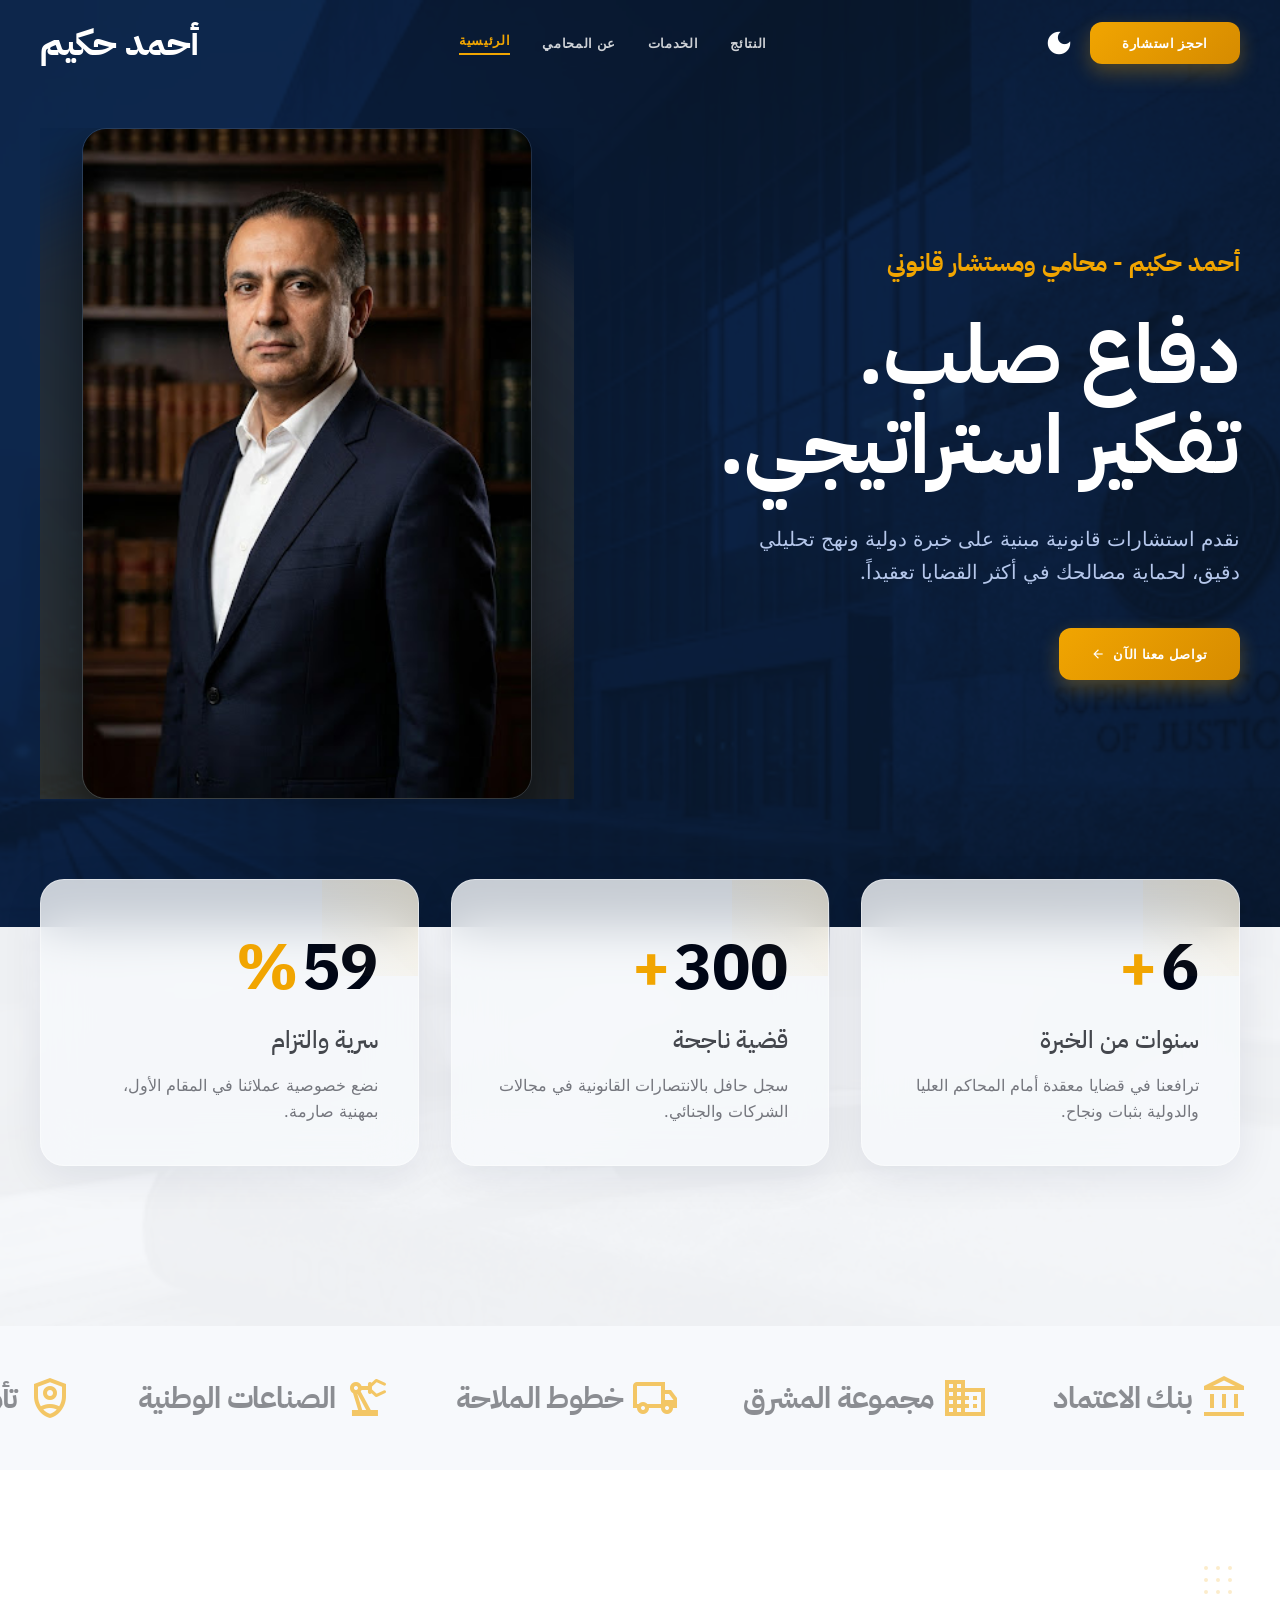
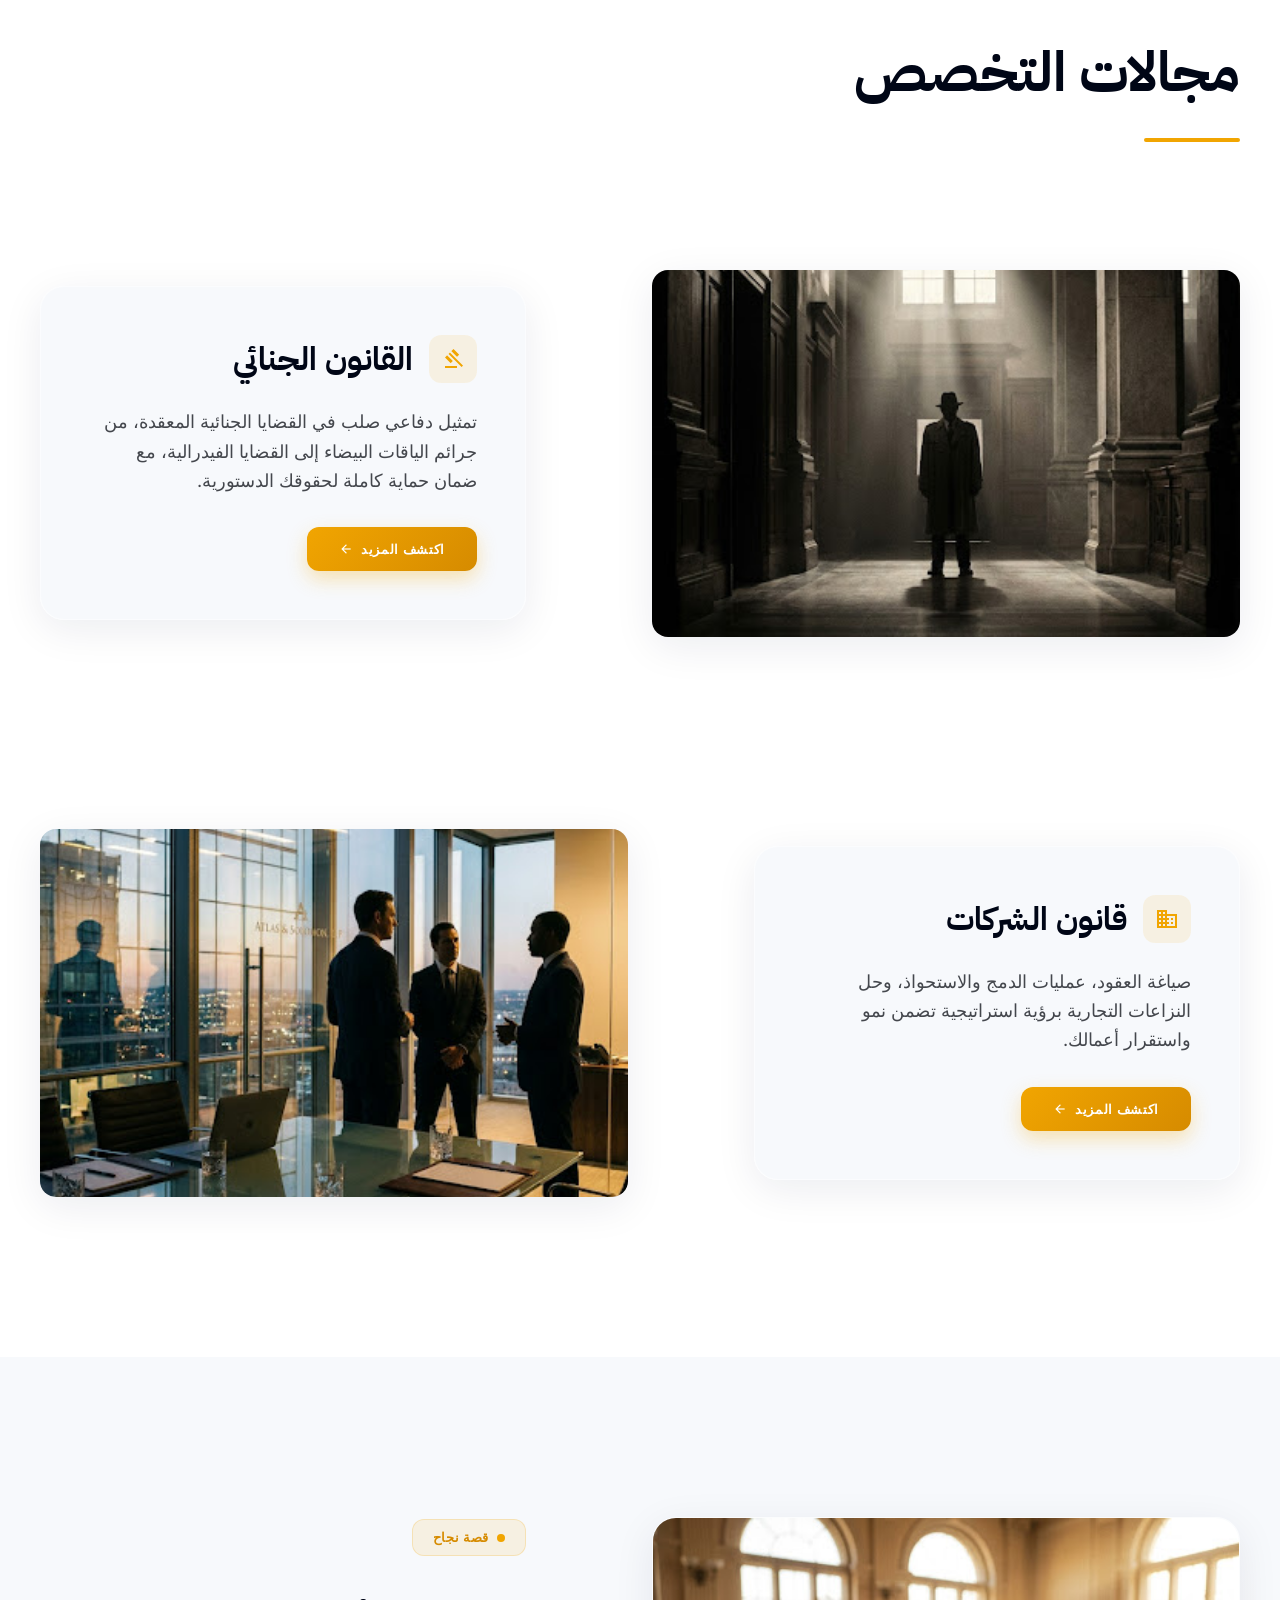
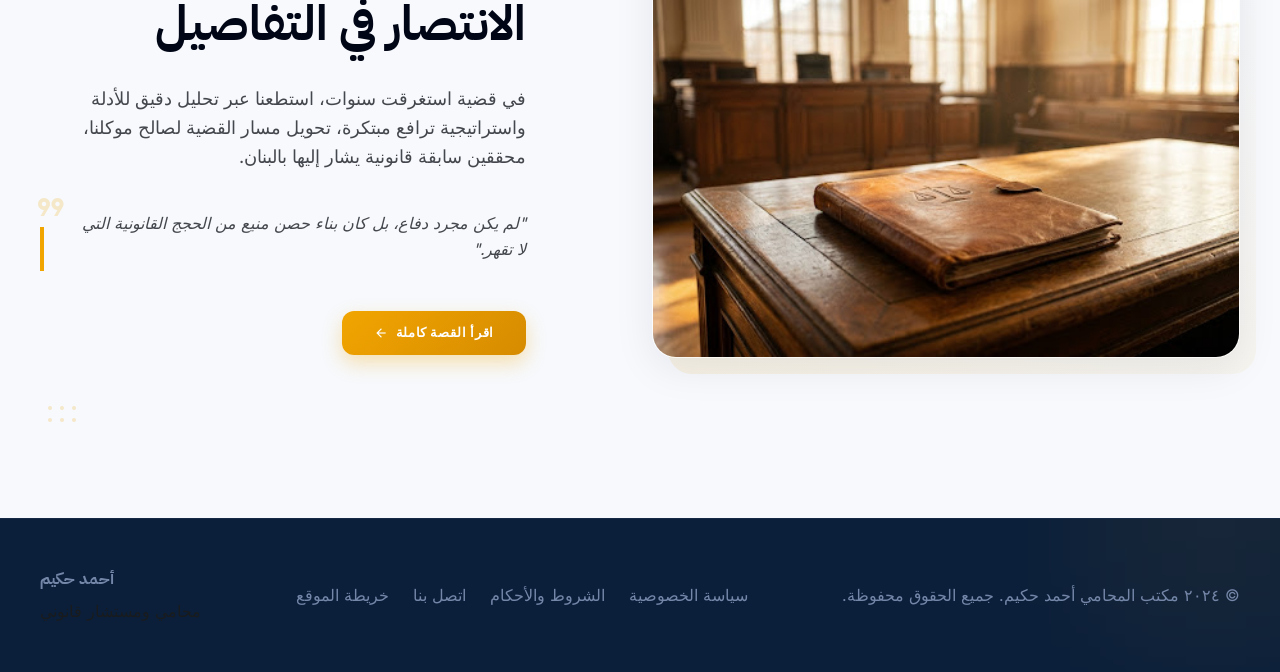
<file: index.html>
<!DOCTYPE html>

<html dir="rtl" lang="ar" class="overflow-x-hidden"><head>
<meta charset="utf-8"/>
<meta content="width=device-width, initial-scale=1.0" name="viewport"/>
<meta name="description" content="أحمد حكيم - محامي ومستشار قانوني. استشارات قانونية مبنية على خبرة دولية ونهج تحليلي دقيق."/>
<meta name="keywords" content="محامي, استشارات قانونية, قانون الشركات, القانون الجنائي, أحمد حكيم"/>
<meta name="author" content="أحمد حكيم"/>
<meta property="og:type" content="website"/>
<meta property="og:title" content="أحمد حكيم - محامي ومستشار قانوني"/>
<meta property="og:description" content="دفاع صلب. تفكير استراتيجي. لحماية مصالحك في أكثر القضايا تعقيداً."/>
<title>أحمد حكيم - الرئيسية</title>



<link href="./assets/fonts/fonts.css" rel="stylesheet"/>


    <!-- Light Theme Variables (RGB) -->
    

    


    <!-- Dark Mode FOUC Prevention -->
    <script>
        if (localStorage.theme === 'dark' || (!('theme' in localStorage) && window.matchMedia('(prefers-color-scheme: dark)').matches)) {
            document.documentElement.classList.add('dark');
        } else {
            document.documentElement.classList.remove('dark');
        }
    </script>


    <!-- Dark Theme Variable Overrides (RGB) -->
    


    <link href="./assets/css/main.css" rel="stylesheet" />
</head>
<body class="bg-surface text-on-surface antialiased overflow-x-hidden max-w-[100vw] selection:bg-secondary-container selection:text-on-secondary-container">
<!-- TopNavBar -->
<nav id="main-nav" aria-label="التنقل الرئيسي" class="fixed top-0 w-full z-50 bg-surface/90 dark:bg-surface-container-highest/90 backdrop-blur-2xl border-b border-white/20 shadow-[0_4px_30px_rgba(0,0,0,0.05)] at-top">
<div class="flex flex-row-reverse justify-between items-center px-margin-mobile md:px-margin-desktop py-4 w-full">
<div class="flex items-center gap-4">
<span class="nav-brand text-[28px] md:text-[36px] text-primary dark:text-primary-fixed font-bold tracking-tight transition-colors">أحمد حكيم</span>
</div>
<div class="hidden md:flex flex-row-reverse items-center gap-8">
<a class="nav-link active-link font-label-sm text-label-sm-mobile md:text-label-sm text-secondary dark:text-secondary-fixed font-bold border-b-2 border-secondary pb-1 transition-colors" href="index.html">الرئيسية</a>
<a class="nav-link font-label-sm text-label-sm-mobile md:text-label-sm text-on-surface-variant dark:text-on-surface-variant hover:text-secondary transition-colors duration-300" href="about.html">عن المحامي</a>
<a class="nav-link font-label-sm text-label-sm-mobile md:text-label-sm text-on-surface-variant dark:text-on-surface-variant hover:text-secondary transition-colors duration-300" href="services.html">الخدمات</a>
<a class="nav-link font-label-sm text-label-sm-mobile md:text-label-sm text-on-surface-variant dark:text-on-surface-variant hover:text-secondary transition-colors duration-300" href="results.html">النتائج</a>
</div>
<div class="flex items-center gap-2 md:gap-4">
<a href="contact.html" class="inline-block font-label-sm text-label-sm-mobile md:text-label-sm btn-gold px-5 py-2.5 md:px-8 md:py-3 rounded-full transition-all active:scale-95">احجز استشارة</a>

<button id="theme-toggle" aria-label="تبديل المظهر" type="button" class="text-primary dark:text-primary-fixed focus:outline-none transition-all hover:scale-110 active:scale-95 ml-2 md:ml-4 flex items-center justify-center focus-visible:ring-2 focus-visible:ring-[#f1a501] focus-visible:ring-offset-2 focus-visible:ring-offset-surface">
    <span id="theme-toggle-dark-icon" class="hidden material-symbols-outlined text-2xl md:text-3xl" style="font-variation-settings: 'FILL' 1;">dark_mode</span>
    <span id="theme-toggle-light-icon" class="hidden material-symbols-outlined text-2xl md:text-3xl" style="font-variation-settings: 'FILL' 1;">light_mode</span>
</button>
<button id="mobile-menu-btn" aria-label="القائمة الرئيسية" aria-expanded="false" aria-controls="mobile-menu" class="md:hidden focus:outline-none transition-all hover:scale-110 active:scale-95 duration-300 focus-visible:ring-2 focus-visible:ring-[#f1a501] focus-visible:ring-offset-2 focus-visible:ring-offset-surface">
    <span class="material-symbols-outlined text-3xl" id="menu-icon">menu</span>
</button>
</div>
</div>
</nav>

<!-- Mobile Menu Overlay -->
<div id="mobile-menu" role="dialog" aria-modal="true" aria-label="القائمة الرئيسية للموبايل" class="fixed inset-0 bg-primary/98 z-40 flex flex-col justify-center items-center gap-8 opacity-0 pointer-events-none transition-opacity duration-300 backdrop-blur-xl">
    <a href="index.html" class="text-3xl text-white font-bold hover:text-secondary-fixed transition-colors">الرئيسية</a>
    <a href="about.html" class="text-3xl text-white font-bold hover:text-secondary-fixed transition-colors">عن المحامي</a>
    <a href="services.html" class="text-3xl text-white font-bold hover:text-secondary-fixed transition-colors">الخدمات</a>
    <a href="results.html" class="text-3xl text-white font-bold hover:text-secondary-fixed transition-colors">النتائج</a>
    <a href="contact.html" class="text-3xl text-secondary-fixed font-bold mt-4 hover:scale-105 transition-transform">احجز استشارة</a>
</div>

<main id="main-content">
<!-- Scene 1 (Opening Statement) -->
<section class="relative min-h-[100vh] pt-24 md:pt-32 flex items-center bg-primary-container overflow-hidden">
<div class="absolute inset-0 w-full h-full opacity-30 mix-blend-overlay pointer-events-none">
<img alt="Deep navy architectural elements of a modern courthouse, structural lines, minimal light, highly professional and imposing." data-alt="Deep navy architectural elements of a modern courthouse, structural lines, minimal light, highly professional and imposing." fetchpriority="high" decoding="async"  class="object-cover w-full h-full"  src="./assets/images/img_16adffd8.webp"/ width="1920" height="1080">
</div>
<div class="relative z-10 max-w-container-max mx-auto px-margin-mobile md:px-margin-desktop w-full grid grid-cols-1 md:grid-cols-12 gap-gutter items-center min-h-[80vh] md:pb-32">
<div class="md:col-span-7 flex flex-col items-start gap-8 z-30 pt-12 md:pt-0">
<div class="text-[#f1a501] font-headline-md text-xl md:text-2xl font-bold reveal delay-100">أحمد حكيم - محامي ومستشار قانوني</div>
<h1 class="font-display-lg-mobile md:font-display-lg text-[32px] md:text-[72px] lg:text-[82px] text-white leading-[1.1] font-bold reveal delay-200">
                        دفاع صلب.<br/>تفكير استراتيجي.
                    </h1>
<p class="font-body-lg text-body-lg text-primary-fixed-dim max-w-lg leading-relaxed text-xl reveal delay-300">
                        نقدم استشارات قانونية مبنية على خبرة دولية ونهج تحليلي دقيق، لحماية مصالحك في أكثر القضايا تعقيداً.
                    </p>
<div class="flex gap-4 mt-2 reveal delay-400">
<button class="group font-label-sm text-label-sm btn-gold px-8 py-4 rounded-full transition-all flex items-center gap-2">
<span>تواصل معنا الآن</span>
<span class="material-symbols-outlined text-sm transition-transform group-hover:-translate-x-2">arrow_back</span>
</button>
</div>
</div>
<div class="md:col-span-5 relative mt-12 md:mt-0 h-full flex items-end justify-center z-20 md:-mr-12 overflow-hidden">
<!-- Organic background shape -->
<div class="absolute w-[100%] md:w-[160%] aspect-square top-1/2 left-1/2 -translate-x-1/2 -translate-y-1/3 bg-gradient-to-tr from-[#f1a501]/20 to-primary/40 blur-2xl blob-shape z-0"></div>
<div class="absolute w-[100%] aspect-square top-1/2 left-1/2 -translate-x-1/3 -translate-y-1/2 bg-gradient-to-bl from-white/10 to-transparent blur-xl blob-shape z-0"></div>
<!-- Cut-out Portrait overlapping -->
<img alt="Portrait of Lawyer Ahmed Hakim, serious, professional, high-contrast cinematic lighting, deep navy suit, looking directly at camera, modern luxury style." data-alt="Portrait of Lawyer Ahmed Hakim, serious, professional, high-contrast cinematic lighting, deep navy suit, looking directly at camera, modern luxury style." fetchpriority="high" decoding="async"  class="relative z-10 w-full max-w-[450px] h-auto object-cover bottom-0 shadow-[0_20px_50px_rgba(0,0,0,0.5)] rounded-3xl border border-white/10 translate-y-12 md:translate-y-24 reveal delay-400"  src="./assets/images/img_17641c28.webp"/ width="450" height="600">
</div>
</div>
</section>
<!-- Scene 2 (Authority Field) -->
<section class="relative pb-24 pt-12 md:pb-40 md:pt-20 bg-surface">
<div class="absolute inset-0 w-full h-full opacity-[0.03] pointer-events-none">
<img alt="Macro detail of a high-end legal workspace, a luxury fountain pen resting on a confidential leather-bound legal document, moody lighting, corporate luxury." data-alt="Macro detail of a high-end legal workspace, a luxury fountain pen resting on a confidential leather-bound legal document, moody lighting, corporate luxury." loading="lazy" decoding="async"  class="object-cover w-full h-full grayscale"  src="./assets/images/img_8f45bcfa.webp"/ width="1920" height="1080">
</div>
<div class="relative z-20 max-w-container-max mx-auto px-margin-mobile md:px-margin-desktop -mt-16 md:-mt-32">
<div class="grid grid-cols-1 md:grid-cols-3 gap-6 md:gap-8">
<!-- Floating Card 1 -->
<div class="bg-surface/80 backdrop-blur-xl ambient-shadow rounded-3xl p-10 border border-white/40 flex flex-col items-center md:items-start text-center md:text-right transition-transform hover:-translate-y-3 duration-500 relative overflow-hidden reveal">
<div class="absolute top-0 right-0 w-24 h-24 bg-gradient-to-bl from-[#f1a501]/10 to-transparent rounded-bl-full"></div>
<span class="font-display-lg text-[40px] md:text-[64px] text-primary mb-2 font-bold flex items-center gap-1"><span class="counter" data-target="10">0</span><span class="text-[#f1a501]">+</span></span>
<h2 class="font-headline-md text-headline-md text-on-surface-variant mb-4">سنوات من الخبرة</h2>
<p class="font-body-md text-body-md text-outline">ترافعنا في قضايا معقدة أمام المحاكم العليا والدولية بثبات ونجاح.</p>
</div>
<!-- Floating Card 2 -->
<div class="bg-surface/80 backdrop-blur-xl ambient-shadow rounded-3xl p-10 border border-white/40 flex flex-col items-center md:items-start text-center md:text-right transition-transform hover:-translate-y-3 duration-500 delay-100 relative overflow-hidden md:translate-y-8 reveal delay-100">
<div class="absolute top-0 right-0 w-24 h-24 bg-gradient-to-bl from-[#f1a501]/10 to-transparent rounded-bl-full"></div>
<span class="font-display-lg text-[40px] md:text-[64px] text-primary mb-2 font-bold flex items-center gap-1"><span class="counter" data-target="500">0</span><span class="text-[#f1a501]">+</span></span>
<h2 class="font-headline-md text-headline-md text-on-surface-variant mb-4">قضية ناجحة</h2>
<p class="font-body-md text-body-md text-outline">سجل حافل بالانتصارات القانونية في مجالات الشركات والجنائي.</p>
</div>
<!-- Floating Card 3 -->
<div class="bg-surface/80 backdrop-blur-xl ambient-shadow rounded-3xl p-10 border border-white/40 flex flex-col items-center md:items-start text-center md:text-right transition-transform hover:-translate-y-3 duration-500 delay-200 relative overflow-hidden md:translate-y-16 reveal delay-200">
<div class="absolute top-0 right-0 w-24 h-24 bg-gradient-to-bl from-[#f1a501]/10 to-transparent rounded-bl-full"></div>
<span class="font-display-lg text-[40px] md:text-[64px] text-primary mb-2 font-bold flex items-center gap-1"><span class="counter" data-target="100">0</span><span class="text-[#f1a501]">%</span></span>
<h2 class="font-headline-md text-headline-md text-on-surface-variant mb-4">سرية والتزام</h2>
<p class="font-body-md text-body-md text-outline">نضع خصوصية عملائنا في المقام الأول، بمهنية صارمة.</p>
</div>
</div>
</div>
</section>
<!-- Client Logos Marquee -->
<section class="py-12 bg-surface-container-low border-y border-outline-variant/30 overflow-hidden relative">
    <div class="absolute inset-y-0 left-0 w-16 md:w-32 bg-gradient-to-r from-surface-container-low to-transparent z-10 pointer-events-none"></div>
    <div class="absolute inset-y-0 right-0 w-16 md:w-32 bg-gradient-to-l from-surface-container-low to-transparent z-10 pointer-events-none"></div>
    <div class="animate-marquee gap-16 md:gap-32 text-on-surface-variant opacity-60 hover:opacity-100 transition-opacity duration-500 cursor-default px-8">
        <!-- Client 1 -->
        <div class="flex items-center gap-2 font-display-lg text-xl md:text-3xl font-bold tracking-tight shrink-0 whitespace-nowrap"><span class="material-symbols-outlined text-3xl md:text-5xl text-[#f1a501]">account_balance</span> بنك الاعتماد</div>
        <!-- Client 2 -->
        <div class="flex items-center gap-2 font-display-lg text-xl md:text-3xl font-bold tracking-tight shrink-0 whitespace-nowrap"><span class="material-symbols-outlined text-3xl md:text-5xl text-[#f1a501]">domain</span> مجموعة المشرق</div>
        <!-- Client 3 -->
        <div class="flex items-center gap-2 font-display-lg text-xl md:text-3xl font-bold tracking-tight shrink-0 whitespace-nowrap"><span class="material-symbols-outlined text-3xl md:text-5xl text-[#f1a501]">local_shipping</span> خطوط الملاحة</div>
        <!-- Client 4 -->
        <div class="flex items-center gap-2 font-display-lg text-xl md:text-3xl font-bold tracking-tight shrink-0 whitespace-nowrap"><span class="material-symbols-outlined text-3xl md:text-5xl text-[#f1a501]">precision_manufacturing</span> الصناعات الوطنية</div>
        <!-- Client 5 -->
        <div class="flex items-center gap-2 font-display-lg text-xl md:text-3xl font-bold tracking-tight shrink-0 whitespace-nowrap"><span class="material-symbols-outlined text-3xl md:text-5xl text-[#f1a501]">shield_person</span> تأمين المستقبل</div>
        <!-- Client 6 -->
        <div class="flex items-center gap-2 font-display-lg text-xl md:text-3xl font-bold tracking-tight shrink-0 whitespace-nowrap"><span class="material-symbols-outlined text-3xl md:text-5xl text-[#f1a501]">real_estate_agent</span> إعمار العقارية</div>
        
        <!-- Duplicated for seamless looping -->
        <div class="flex items-center gap-2 font-display-lg text-xl md:text-3xl font-bold tracking-tight shrink-0 whitespace-nowrap"><span class="material-symbols-outlined text-3xl md:text-5xl text-[#f1a501]">account_balance</span> بنك الاعتماد</div>
        <div class="flex items-center gap-2 font-display-lg text-xl md:text-3xl font-bold tracking-tight shrink-0 whitespace-nowrap"><span class="material-symbols-outlined text-3xl md:text-5xl text-[#f1a501]">domain</span> مجموعة المشرق</div>
        <div class="flex items-center gap-2 font-display-lg text-xl md:text-3xl font-bold tracking-tight shrink-0 whitespace-nowrap"><span class="material-symbols-outlined text-3xl md:text-5xl text-[#f1a501]">local_shipping</span> خطوط الملاحة</div>
        <div class="flex items-center gap-2 font-display-lg text-xl md:text-3xl font-bold tracking-tight shrink-0 whitespace-nowrap"><span class="material-symbols-outlined text-3xl md:text-5xl text-[#f1a501]">precision_manufacturing</span> الصناعات الوطنية</div>
        <div class="flex items-center gap-2 font-display-lg text-xl md:text-3xl font-bold tracking-tight shrink-0 whitespace-nowrap"><span class="material-symbols-outlined text-3xl md:text-5xl text-[#f1a501]">shield_person</span> تأمين المستقبل</div>
        <div class="flex items-center gap-2 font-display-lg text-xl md:text-3xl font-bold tracking-tight shrink-0 whitespace-nowrap"><span class="material-symbols-outlined text-3xl md:text-5xl text-[#f1a501]">real_estate_agent</span> إعمار العقارية</div>
    </div>
</section>
<!-- Scene 3 (Expertise Reveal) -->
<section class="py-24 md:py-40 bg-surface-container-lowest relative overflow-hidden">
<!-- Decorative dots -->
<div class="absolute right-12 top-24 grid grid-cols-3 gap-2 opacity-20">
<div class="w-1 h-1 bg-[#f1a501] rounded-full"></div><div class="w-1 h-1 bg-[#f1a501] rounded-full"></div><div class="w-1 h-1 bg-[#f1a501] rounded-full"></div>
<div class="w-1 h-1 bg-[#f1a501] rounded-full"></div><div class="w-1 h-1 bg-[#f1a501] rounded-full"></div><div class="w-1 h-1 bg-[#f1a501] rounded-full"></div>
<div class="w-1 h-1 bg-[#f1a501] rounded-full"></div><div class="w-1 h-1 bg-[#f1a501] rounded-full"></div><div class="w-1 h-1 bg-[#f1a501] rounded-full"></div>
</div>
<div class="max-w-container-max mx-auto px-margin-mobile md:px-margin-desktop">
<div class="mb-24 md:mb-32 text-center md:text-right reveal-right">
<h2 class="font-display-lg-mobile md:font-display-lg text-[40px] md:text-[56px] text-primary mb-6 font-bold">مجالات التخصص</h2>
<div class="h-1 w-24 bg-[#f1a501] mx-auto md:mx-0 rounded-full"></div>
</div>
<div class="flex flex-col gap-32 md:gap-48">
<!-- Block 1 - Asymmetrical Overlap -->
<div class="grid grid-cols-1 md:grid-cols-12 gap-gutter items-center relative">
<div class="md:col-span-6 md:col-start-1 md:row-start-1 relative z-10 rounded-2xl overflow-hidden ambient-shadow aspect-[4/3] md:aspect-[16/10] reveal-right">
<img alt="A lone figure in a trench coat standing in a grand, moody courthouse hallway with cinematic light rays piercing through tall windows. Text 'CRIMINAL LAW' at bottom." data-alt="A lone figure in a trench coat standing in a grand, moody courthouse hallway with cinematic light rays piercing through tall windows. Text 'CRIMINAL LAW' at bottom." loading="lazy" decoding="async"  class="w-full h-full object-cover"  src="./assets/images/img_3e34a3e7.webp"/ width="800" height="600">
</div>
<div class="md:col-span-5 md:col-start-8 md:row-start-1 relative z-20 bg-surface/90 backdrop-blur-xl p-8 md:p-12 rounded-3xl ambient-shadow -mt-16 md:mt-0 border border-white/50 reveal-left delay-200">
<h3 class="font-headline-md text-[32px] text-primary mb-6 flex items-center gap-4 font-bold">
<div class="w-12 h-12 rounded-full bg-[#f1a501]/10 flex items-center justify-center">
<span class="material-symbols-outlined text-[#f1a501] text-2xl">gavel</span>
</div>
                                القانون الجنائي
                            </h3>
<p class="font-body-lg text-body-lg text-on-surface-variant mb-8 leading-relaxed">
                                تمثيل دفاعي صلب في القضايا الجنائية المعقدة، من جرائم الياقات البيضاء إلى القضايا الفيدرالية، مع ضمان حماية كاملة لحقوقك الدستورية.
                            </p>
<button class="group font-label-sm text-label-sm btn-gold px-8 py-3 rounded-full transition-all inline-flex items-center gap-2">
<span>اكتشف المزيد</span>
<span class="material-symbols-outlined text-sm transition-transform group-hover:-translate-x-2">arrow_back</span>
</button>
</div>
</div>
<!-- Block 2 - Alternate Asymmetrical Overlap -->
<div class="grid grid-cols-1 md:grid-cols-12 gap-gutter items-center relative">
<div class="md:col-span-6 md:col-start-7 md:row-start-1 relative z-10 rounded-2xl overflow-hidden ambient-shadow aspect-[4/3] md:aspect-[16/10] order-1 md:order-none reveal-left">
<img alt="Three corporate lawyers in dark suits standing in a modern glass-walled boardroom overlooking a city skyline at dusk. Professional, high-stakes corporate law atmosphere." data-alt="Three corporate lawyers in dark suits standing in a modern glass-walled boardroom overlooking a city skyline at dusk. Professional, high-stakes corporate law atmosphere." loading="lazy" decoding="async"  class="w-full h-full object-cover"  src="./assets/images/img_06b3f7df.webp"/ width="800" height="600">
</div>
<div class="md:col-span-5 md:col-start-1 md:row-start-1 relative z-20 bg-surface/90 backdrop-blur-xl p-8 md:p-12 rounded-3xl ambient-shadow -mt-16 md:mt-0 border border-white/50 order-2 md:order-none reveal-right delay-200">
<h3 class="font-headline-md text-[32px] text-primary mb-6 flex items-center gap-4 font-bold">
<div class="w-12 h-12 rounded-full bg-[#f1a501]/10 flex items-center justify-center">
<span class="material-symbols-outlined text-[#f1a501] text-2xl">domain</span>
</div>
                                قانون الشركات
                            </h3>
<p class="font-body-lg text-body-lg text-on-surface-variant mb-8 leading-relaxed">
                                صياغة العقود، عمليات الدمج والاستحواذ، وحل النزاعات التجارية برؤية استراتيجية تضمن نمو واستقرار أعمالك.
                            </p>
<button class="group font-label-sm text-label-sm btn-gold px-8 py-3 rounded-full transition-all inline-flex items-center gap-2">
<span>اكتشف المزيد</span>
<span class="material-symbols-outlined text-sm transition-transform group-hover:-translate-x-2">arrow_back</span>
</button>
</div>
</div>
</div>
</div>
</section>
<!-- Scene 4 (Case Narrative) -->
<section class="py-24 md:py-40 bg-surface relative">
<div class="absolute left-12 bottom-24 grid grid-cols-3 gap-2 opacity-20">
<div class="w-1 h-1 bg-[#f1a501] rounded-full"></div><div class="w-1 h-1 bg-[#f1a501] rounded-full"></div><div class="w-1 h-1 bg-[#f1a501] rounded-full"></div>
<div class="w-1 h-1 bg-[#f1a501] rounded-full"></div><div class="w-1 h-1 bg-[#f1a501] rounded-full"></div><div class="w-1 h-1 bg-[#f1a501] rounded-full"></div>
</div>
<div class="max-w-container-max mx-auto px-margin-mobile md:px-margin-desktop grid grid-cols-1 md:grid-cols-12 gap-gutter items-center">
<div class="md:col-span-6 mb-12 md:mb-0 relative reveal-right">
<div class="absolute inset-0 bg-gradient-to-tr from-[#f1a501] to-transparent opacity-10 rounded-3xl translate-x-4 translate-y-4"></div>
<div class="relative w-full aspect-[4/3] ambient-shadow rounded-3xl overflow-hidden border border-white/50">
<img alt="A warm, sunlit courtroom scene focusing on a thick, leather-bound legal folder resting on a solid oak table. The scales of justice are embossed on the folder. A sense of resolution and victory." data-alt="A warm, sunlit courtroom scene focusing on a thick, leather-bound legal folder resting on a solid oak table. The scales of justice are embossed on the folder. A sense of resolution and victory." loading="lazy" decoding="async"  class="w-full h-full object-cover hover:scale-105 transition-transform duration-700"  src="./assets/images/img_820366ec.webp"/ width="800" height="600">
</div>
</div>
<div class="md:col-span-5 md:col-start-8 reveal-left delay-200">
<div class="inline-flex items-center gap-2 bg-[#f1a501]/10 px-5 py-2 rounded-full mb-8 border border-[#f1a501]/20">
<span class="w-2 h-2 rounded-full bg-[#f1a501] animate-pulse"></span>
<span class="font-label-sm text-label-sm text-[#d68b00]">قصة نجاح</span>
</div>
<h2 class="font-display-lg-mobile md:font-display-lg text-[40px] md:text-[48px] text-primary mb-6 font-bold">الانتصار في التفاصيل</h2>
<p class="font-body-lg text-body-lg text-on-surface-variant mb-8 leading-relaxed">
                        في قضية استغرقت سنوات، استطعنا عبر تحليل دقيق للأدلة واستراتيجية ترافع مبتكرة، تحويل مسار القضية لصالح موكلنا، محققين سابقة قانونية يشار إليها بالبنان.
                    </p>
<div class="pl-8 border-l-4 border-[#f1a501] text-on-surface-variant font-body-md text-body-md italic mb-10 py-2 relative">
<span class="material-symbols-outlined absolute -left-3 top-0 text-[#f1a501]/20 text-4xl -translate-y-4 bg-surface">format_quote</span>
                        "لم يكن مجرد دفاع، بل كان بناء حصن منيع من الحجج القانونية التي لا تقهر."
                    </div>
<button class="group font-label-sm text-label-sm btn-gold px-8 py-3 rounded-full transition-all inline-flex items-center gap-2">
<span>اقرأ القصة كاملة</span>
<span class="material-symbols-outlined text-sm transition-transform group-hover:-translate-x-2">arrow_back</span>
</button>
</div>
</div>
</section>
</main>
<!-- Footer -->
<footer class="bg-primary-container dark:bg-tertiary-container w-full flex flex-col md:flex-row-reverse justify-between items-center py-12 px-margin-mobile md:px-margin-desktop gap-gutter border-t border-white/5 relative overflow-hidden">
<div class="absolute top-0 right-0 w-64 h-64 bg-[#f1a501]/5 rounded-full blur-3xl -translate-y-1/2 translate-x-1/4"></div>
<div class="flex flex-col items-center md:items-end gap-2 relative z-10">
<span class="font-headline-md text-on-primary-container font-bold">أحمد حكيم</span>
<span class="font-body-md text-body-md text-on-primary-container/90">محامي ومستشار قانوني</span>
</div>
<div class="flex flex-wrap justify-center gap-6 relative z-10">
<a class="font-body-md text-body-md text-on-primary-container hover:text-[#f1a501] transition-all" href="privacy.html">سياسة الخصوصية</a>
<a class="font-body-md text-body-md text-on-primary-container hover:text-[#f1a501] transition-all" href="terms.html">الشروط والأحكام</a>
<a class="font-body-md text-body-md text-on-primary-container hover:text-[#f1a501] transition-all" href="contact.html">اتصل بنا</a>
<a class="font-body-md text-body-md text-on-primary-container hover:text-[#f1a501] transition-all" href="sitemap.html">خريطة الموقع</a>
</div>
<div class="font-body-md text-body-md text-on-primary-container text-center md:text-right relative z-10">
            © ٢٠٢٤ مكتب المحامي أحمد حكيم. جميع الحقوق محفوظة.
        </div>
</footer>




<script src="./assets/js/main.js" defer></script>
</body></html>
</file>
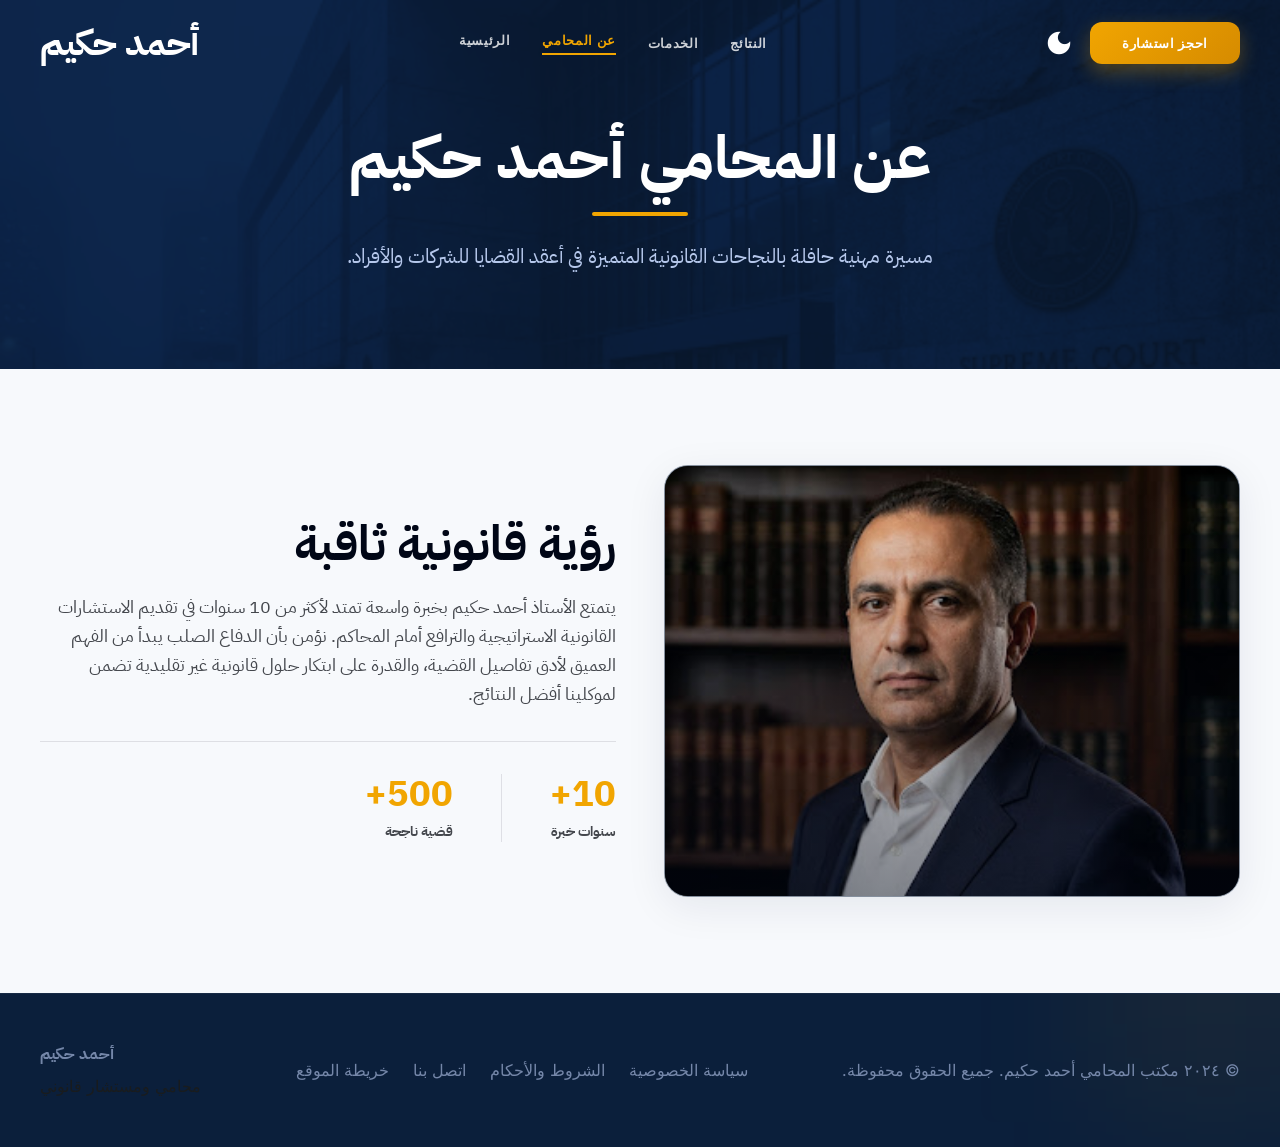
<file: about.html>
<!DOCTYPE html>

<html dir="rtl" lang="ar" class="overflow-x-hidden"><head>
<meta charset="utf-8"/>
<meta content="width=device-width, initial-scale=1.0" name="viewport"/>
<meta name="description" content="أحمد حكيم - محامي ومستشار قانوني. استشارات قانونية مبنية على خبرة دولية ونهج تحليلي دقيق."/>
<meta name="keywords" content="محامي, استشارات قانونية, قانون الشركات, القانون الجنائي, أحمد حكيم"/>
<meta name="author" content="أحمد حكيم"/>
<meta property="og:type" content="website"/>
<meta property="og:title" content="أحمد حكيم - محامي ومستشار قانوني"/>
<meta property="og:description" content="دفاع صلب. تفكير استراتيجي. لحماية مصالحك في أكثر القضايا تعقيداً."/>
<title>عن المحامي - أحمد حكيم</title>



<link href="./assets/fonts/fonts.css" rel="stylesheet"/>


    <!-- Light Theme Variables (RGB) -->
    

    


    <!-- Dark Mode FOUC Prevention -->
    <script>
        if (localStorage.theme === 'dark' || (!('theme' in localStorage) && window.matchMedia('(prefers-color-scheme: dark)').matches)) {
            document.documentElement.classList.add('dark');
        } else {
            document.documentElement.classList.remove('dark');
        }
    </script>


    <!-- Dark Theme Variable Overrides (RGB) -->
    


    <link href="./assets/css/main.css" rel="stylesheet" />
</head>
<body class="bg-surface text-on-surface antialiased overflow-x-hidden max-w-[100vw] selection:bg-secondary-container selection:text-on-secondary-container">
<!-- TopNavBar -->
<nav id="main-nav" aria-label="التنقل الرئيسي" class="fixed top-0 w-full z-50 bg-surface/90 dark:bg-surface-container-highest/90 backdrop-blur-2xl border-b border-white/20 shadow-[0_4px_30px_rgba(0,0,0,0.05)] at-top">
<div class="flex flex-row-reverse justify-between items-center px-margin-mobile md:px-margin-desktop py-4 w-full">
<div class="flex items-center gap-4">
<span class="nav-brand text-[28px] md:text-[36px] text-primary dark:text-primary-fixed font-bold tracking-tight transition-colors">أحمد حكيم</span>
</div>
<div class="hidden md:flex flex-row-reverse items-center gap-8">
<a class="nav-link font-label-sm text-label-sm-mobile md:text-label-sm text-on-surface-variant dark:text-on-surface-variant hover:text-secondary border-b-2 border-transparent pb-1 transition-colors" href="index.html">الرئيسية</a>
<a class="nav-link active-link font-label-sm text-label-sm-mobile md:text-label-sm text-secondary dark:text-secondary-fixed font-bold border-b-2 border-secondary pb-1 transition-colors" href="about.html">عن المحامي</a>
<a class="nav-link font-label-sm text-label-sm-mobile md:text-label-sm text-on-surface-variant dark:text-on-surface-variant hover:text-secondary transition-colors duration-300" href="services.html">الخدمات</a>
<a class="nav-link font-label-sm text-label-sm-mobile md:text-label-sm text-on-surface-variant dark:text-on-surface-variant hover:text-secondary transition-colors duration-300" href="results.html">النتائج</a>
</div>
<div class="flex items-center gap-2 md:gap-4">
<a href="contact.html" class="inline-block font-label-sm text-label-sm-mobile md:text-label-sm btn-gold px-5 py-2.5 md:px-8 md:py-3 rounded-full transition-all active:scale-95">احجز استشارة</a>

<button id="theme-toggle" aria-label="تبديل المظهر" type="button" class="text-primary dark:text-primary-fixed focus:outline-none transition-all hover:scale-110 active:scale-95 ml-2 md:ml-4 flex items-center justify-center focus-visible:ring-2 focus-visible:ring-[#f1a501] focus-visible:ring-offset-2 focus-visible:ring-offset-surface">
    <span id="theme-toggle-dark-icon" class="hidden material-symbols-outlined text-2xl md:text-3xl" style="font-variation-settings: 'FILL' 1;">dark_mode</span>
    <span id="theme-toggle-light-icon" class="hidden material-symbols-outlined text-2xl md:text-3xl" style="font-variation-settings: 'FILL' 1;">light_mode</span>
</button>
<button id="mobile-menu-btn" aria-label="القائمة الرئيسية" aria-expanded="false" aria-controls="mobile-menu" class="md:hidden focus:outline-none transition-all hover:scale-110 active:scale-95 duration-300 focus-visible:ring-2 focus-visible:ring-[#f1a501] focus-visible:ring-offset-2 focus-visible:ring-offset-surface">
    <span class="material-symbols-outlined text-3xl" id="menu-icon">menu</span>
</button>
</div>
</div>
</nav>

<!-- Mobile Menu Overlay -->
<div id="mobile-menu" role="dialog" aria-modal="true" aria-label="القائمة الرئيسية للموبايل" class="fixed inset-0 bg-primary/98 z-40 flex flex-col justify-center items-center gap-8 opacity-0 pointer-events-none transition-opacity duration-300 backdrop-blur-xl">
    <a href="index.html" class="text-3xl text-white font-bold hover:text-secondary-fixed transition-colors">الرئيسية</a>
    <a href="about.html" class="text-3xl text-white font-bold hover:text-secondary-fixed transition-colors">عن المحامي</a>
    <a href="services.html" class="text-3xl text-white font-bold hover:text-secondary-fixed transition-colors">الخدمات</a>
    <a href="results.html" class="text-3xl text-white font-bold hover:text-secondary-fixed transition-colors">النتائج</a>
    <a href="contact.html" class="text-3xl text-secondary-fixed font-bold mt-4 hover:scale-105 transition-transform">احجز استشارة</a>
</div>

<main id="main-content">
    <section class="pt-32 pb-24 bg-primary-container relative">
        <div class="absolute inset-0 w-full h-full opacity-30 mix-blend-overlay pointer-events-none">
            <img alt="" class="object-cover w-full h-full" src="./assets/images/img_16adffd8.webp"/ width="1920" height="1080">
        </div>
        <div class="max-w-container-max mx-auto px-margin-mobile md:px-margin-desktop text-center relative z-10">
            <h1 class="font-display-lg text-4xl md:text-6xl text-white mb-6 font-bold">عن المحامي أحمد حكيم</h1>
            <div class="h-1 w-24 bg-[#f1a501] mx-auto rounded-full mb-6"></div>
            <p class="text-primary-fixed-dim text-xl max-w-2xl mx-auto leading-relaxed">مسيرة مهنية حافلة بالنجاحات القانونية المتميزة في أعقد القضايا للشركات والأفراد.</p>
        </div>
    </section>
    <section class="py-24 bg-surface">
        <div class="max-w-container-max mx-auto px-margin-mobile md:px-margin-desktop grid grid-cols-1 md:grid-cols-2 gap-12 items-center">
            <div class="rounded-3xl overflow-hidden ambient-shadow border border-white/50 aspect-[4/3] bg-primary-container relative">
                 <div class="absolute inset-0 bg-gradient-to-tr from-[#f1a501]/20 to-transparent z-0"></div>
                 <img src="./assets/images/img_17641c28.webp" class="w-full h-full object-cover object-[50%_15%] relative z-10" / width="450" height="600">
                 <div class="absolute inset-0 bg-gradient-to-t from-primary/80 to-transparent opacity-60 z-20 pointer-events-none"></div>
            </div>
            <div>
                <h2 class="font-display-lg text-3xl md:text-5xl text-primary mb-6 font-bold">رؤية قانونية ثاقبة</h2>
                <p class="text-on-surface-variant text-lg mb-6 leading-relaxed">
                    يتمتع الأستاذ أحمد حكيم بخبرة واسعة تمتد لأكثر من 10 سنوات في تقديم الاستشارات القانونية الاستراتيجية والترافع أمام المحاكم.
                    نؤمن بأن الدفاع الصلب يبدأ من الفهم العميق لأدق تفاصيل القضية، والقدرة على ابتكار حلول قانونية غير تقليدية تضمن لموكلينا أفضل النتائج.
                </p>
                <div class="flex gap-12 border-t border-outline-variant/50 pt-8 mt-8">
                    <div class="flex flex-col">
                        <span class="text-4xl text-[#f1a501] font-bold mb-2">10+</span>
                        <span class="text-on-surface-variant font-bold text-sm">سنوات خبرة</span>
                    </div>
                    <div class="flex flex-col border-r border-outline-variant/50 pr-12">
                        <span class="text-4xl text-[#f1a501] font-bold mb-2">500+</span>
                        <span class="text-on-surface-variant font-bold text-sm">قضية ناجحة</span>
                    </div>
                </div>
            </div>
        </div>
    </section>
</main>
<!-- Footer -->
<footer class="bg-primary-container dark:bg-tertiary-container w-full flex flex-col md:flex-row-reverse justify-between items-center py-12 px-margin-mobile md:px-margin-desktop gap-gutter border-t border-white/5 relative overflow-hidden">
<div class="absolute top-0 right-0 w-64 h-64 bg-[#f1a501]/5 rounded-full blur-3xl -translate-y-1/2 translate-x-1/4"></div>
<div class="flex flex-col items-center md:items-end gap-2 relative z-10">
<span class="font-headline-md text-on-primary-container font-bold">أحمد حكيم</span>
<span class="font-body-md text-body-md text-on-primary-container/90">محامي ومستشار قانوني</span>
</div>
<div class="flex flex-wrap justify-center gap-6 relative z-10">
<a class="font-body-md text-body-md text-on-primary-container hover:text-[#f1a501] transition-all" href="privacy.html">سياسة الخصوصية</a>
<a class="font-body-md text-body-md text-on-primary-container hover:text-[#f1a501] transition-all" href="terms.html">الشروط والأحكام</a>
<a class="font-body-md text-body-md text-on-primary-container hover:text-[#f1a501] transition-all" href="contact.html">اتصل بنا</a>
<a class="font-body-md text-body-md text-on-primary-container hover:text-[#f1a501] transition-all" href="sitemap.html">خريطة الموقع</a>
</div>
<div class="font-body-md text-body-md text-on-primary-container text-center md:text-right relative z-10">
            © ٢٠٢٤ مكتب المحامي أحمد حكيم. جميع الحقوق محفوظة.
        </div>
</footer>




<script src="./assets/js/main.js" defer></script>
</body></html>
</file>
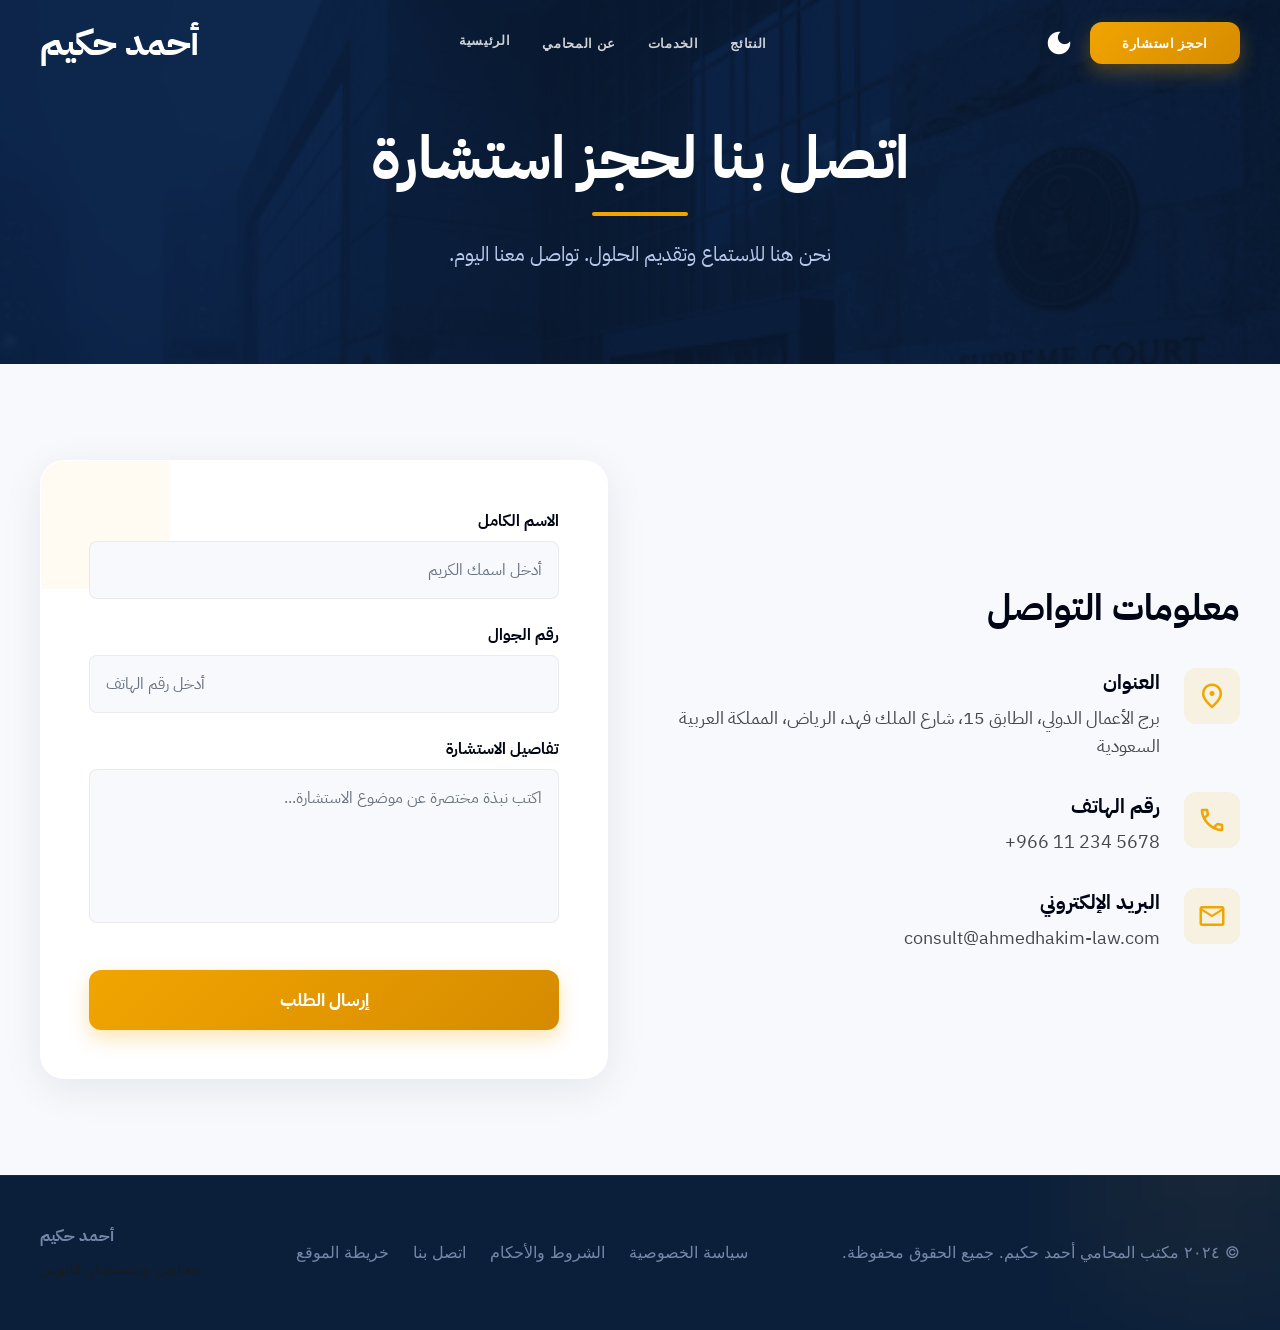
<file: contact.html>
<!DOCTYPE html>

<html dir="rtl" lang="ar" class="overflow-x-hidden"><head>
<meta charset="utf-8"/>
<meta content="width=device-width, initial-scale=1.0" name="viewport"/>
<meta name="description" content="أحمد حكيم - محامي ومستشار قانوني. استشارات قانونية مبنية على خبرة دولية ونهج تحليلي دقيق."/>
<meta name="keywords" content="محامي, استشارات قانونية, قانون الشركات, القانون الجنائي, أحمد حكيم"/>
<meta name="author" content="أحمد حكيم"/>
<meta property="og:type" content="website"/>
<meta property="og:title" content="أحمد حكيم - محامي ومستشار قانوني"/>
<meta property="og:description" content="دفاع صلب. تفكير استراتيجي. لحماية مصالحك في أكثر القضايا تعقيداً."/>
<title>اتصل بنا - أحمد حكيم</title>



<link href="./assets/fonts/fonts.css" rel="stylesheet"/>


    <!-- Light Theme Variables (RGB) -->
    

    


    <!-- Dark Mode FOUC Prevention -->
    <script>
        if (localStorage.theme === 'dark' || (!('theme' in localStorage) && window.matchMedia('(prefers-color-scheme: dark)').matches)) {
            document.documentElement.classList.add('dark');
        } else {
            document.documentElement.classList.remove('dark');
        }
    </script>


    <!-- Dark Theme Variable Overrides (RGB) -->
    


    <link href="./assets/css/main.css" rel="stylesheet" />
</head>
<body class="bg-surface text-on-surface antialiased overflow-x-hidden max-w-[100vw] selection:bg-secondary-container selection:text-on-secondary-container">
<!-- TopNavBar -->
<nav id="main-nav" aria-label="التنقل الرئيسي" class="fixed top-0 w-full z-50 bg-surface/90 dark:bg-surface-container-highest/90 backdrop-blur-2xl border-b border-white/20 shadow-[0_4px_30px_rgba(0,0,0,0.05)] at-top">
<div class="flex flex-row-reverse justify-between items-center px-margin-mobile md:px-margin-desktop py-4 w-full">
<div class="flex items-center gap-4">
<span class="nav-brand text-[28px] md:text-[36px] text-primary dark:text-primary-fixed font-bold tracking-tight transition-colors">أحمد حكيم</span>
</div>
<div class="hidden md:flex flex-row-reverse items-center gap-8">
<a class="nav-link font-label-sm text-label-sm-mobile md:text-label-sm text-on-surface-variant dark:text-on-surface-variant hover:text-secondary border-b-2 border-transparent pb-1 transition-colors" href="index.html">الرئيسية</a>
<a class="nav-link font-label-sm text-label-sm-mobile md:text-label-sm text-on-surface-variant dark:text-on-surface-variant hover:text-secondary transition-colors duration-300" href="about.html">عن المحامي</a>
<a class="nav-link font-label-sm text-label-sm-mobile md:text-label-sm text-on-surface-variant dark:text-on-surface-variant hover:text-secondary transition-colors duration-300" href="services.html">الخدمات</a>
<a class="nav-link font-label-sm text-label-sm-mobile md:text-label-sm text-on-surface-variant dark:text-on-surface-variant hover:text-secondary transition-colors duration-300" href="results.html">النتائج</a>
</div>
<div class="flex items-center gap-2 md:gap-4">
<a href="contact.html" class="inline-block font-label-sm text-label-sm-mobile md:text-label-sm btn-gold px-5 py-2.5 md:px-8 md:py-3 rounded-full transition-all active:scale-95">احجز استشارة</a>

<button id="theme-toggle" aria-label="تبديل المظهر" type="button" class="text-primary dark:text-primary-fixed focus:outline-none transition-all hover:scale-110 active:scale-95 ml-2 md:ml-4 flex items-center justify-center focus-visible:ring-2 focus-visible:ring-[#f1a501] focus-visible:ring-offset-2 focus-visible:ring-offset-surface">
    <span id="theme-toggle-dark-icon" class="hidden material-symbols-outlined text-2xl md:text-3xl" style="font-variation-settings: 'FILL' 1;">dark_mode</span>
    <span id="theme-toggle-light-icon" class="hidden material-symbols-outlined text-2xl md:text-3xl" style="font-variation-settings: 'FILL' 1;">light_mode</span>
</button>
<button id="mobile-menu-btn" aria-label="القائمة الرئيسية" aria-expanded="false" aria-controls="mobile-menu" class="md:hidden focus:outline-none transition-all hover:scale-110 active:scale-95 duration-300 focus-visible:ring-2 focus-visible:ring-[#f1a501] focus-visible:ring-offset-2 focus-visible:ring-offset-surface">
    <span class="material-symbols-outlined text-3xl" id="menu-icon">menu</span>
</button>
</div>
</div>
</nav>

<!-- Mobile Menu Overlay -->
<div id="mobile-menu" role="dialog" aria-modal="true" aria-label="القائمة الرئيسية للموبايل" class="fixed inset-0 bg-primary/98 z-40 flex flex-col justify-center items-center gap-8 opacity-0 pointer-events-none transition-opacity duration-300 backdrop-blur-xl">
    <a href="index.html" class="text-3xl text-white font-bold hover:text-secondary-fixed transition-colors">الرئيسية</a>
    <a href="about.html" class="text-3xl text-white font-bold hover:text-secondary-fixed transition-colors">عن المحامي</a>
    <a href="services.html" class="text-3xl text-white font-bold hover:text-secondary-fixed transition-colors">الخدمات</a>
    <a href="results.html" class="text-3xl text-white font-bold hover:text-secondary-fixed transition-colors">النتائج</a>
    <a href="contact.html" class="text-3xl text-secondary-fixed font-bold mt-4 hover:scale-105 transition-transform">احجز استشارة</a>
</div>

<main id="main-content">
    <section class="pt-32 pb-24 bg-primary-container relative">
        <div class="absolute inset-0 w-full h-full opacity-30 mix-blend-overlay pointer-events-none">
            <img alt="" class="object-cover w-full h-full" src="./assets/images/img_16adffd8.webp"/ width="1920" height="1080">
        </div>
        <div class="max-w-container-max mx-auto px-margin-mobile md:px-margin-desktop text-center relative z-10">
            <h1 class="font-display-lg text-4xl md:text-6xl text-white mb-6 font-bold">اتصل بنا لحجز استشارة</h1>
            <div class="h-1 w-24 bg-[#f1a501] mx-auto rounded-full mb-6"></div>
            <p class="text-primary-fixed-dim text-xl max-w-2xl mx-auto">نحن هنا للاستماع وتقديم الحلول. تواصل معنا اليوم.</p>
        </div>
    </section>
    <section class="py-24 bg-surface relative">
        <div class="max-w-container-max mx-auto px-margin-mobile md:px-margin-desktop grid grid-cols-1 md:grid-cols-2 gap-16">
            <div class="flex flex-col justify-center">
                <h2 class="font-display-lg text-4xl text-primary mb-10 font-bold">معلومات التواصل</h2>
                <div class="flex items-start gap-6 mb-8 group">
                    <div class="w-14 h-14 rounded-full bg-[#f1a501]/10 flex items-center justify-center shrink-0 group-hover:bg-[#f1a501] transition-colors duration-300">
                        <span class="material-symbols-outlined text-[#f1a501] group-hover:text-white text-3xl transition-colors">location_on</span>
                    </div>
                    <div>
                        <h4 class="font-bold text-primary mb-2 text-xl">العنوان</h4>
                        <p class="text-on-surface-variant text-lg">برج الأعمال الدولي، الطابق 15، شارع الملك فهد، الرياض، المملكة العربية السعودية</p>
                    </div>
                </div>
                <div class="flex items-start gap-6 mb-8 group">
                    <div class="w-14 h-14 rounded-full bg-[#f1a501]/10 flex items-center justify-center shrink-0 group-hover:bg-[#f1a501] transition-colors duration-300">
                        <span class="material-symbols-outlined text-[#f1a501] group-hover:text-white text-3xl transition-colors">phone</span>
                    </div>
                    <div>
                        <h4 class="font-bold text-primary mb-2 text-xl">رقم الهاتف</h4>
                        <p class="text-on-surface-variant text-lg" dir="ltr">+966 11 234 5678</p>
                    </div>
                </div>
                <div class="flex items-start gap-6 group">
                    <div class="w-14 h-14 rounded-full bg-[#f1a501]/10 flex items-center justify-center shrink-0 group-hover:bg-[#f1a501] transition-colors duration-300">
                        <span class="material-symbols-outlined text-[#f1a501] group-hover:text-white text-3xl transition-colors">mail</span>
                    </div>
                    <div>
                        <h4 class="font-bold text-primary mb-2 text-xl">البريد الإلكتروني</h4>
                        <p class="text-on-surface-variant text-lg">consult@ahmedhakim-law.com</p>
                    </div>
                </div>
            </div>
            <div class="bg-surface-container-lowest p-10 md:p-12 rounded-3xl ambient-shadow border border-white/50 relative overflow-hidden">
                <div class="absolute top-0 left-0 w-32 h-32 bg-[#f1a501]/5 rounded-br-full pointer-events-none"></div>
                <form class="flex flex-col gap-6 relative z-10">
                    <div>
                        <label class="block text-primary font-bold mb-2">الاسم الكامل</label>
                        <input type="text" class="w-full bg-surface border border-outline-variant/30 rounded-xl p-4 focus:border-[#f1a501] focus:ring-1 focus:ring-[#f1a501] outline-none transition-all" placeholder="أدخل اسمك الكريم" />
                    </div>
                    <div>
                        <label class="block text-primary font-bold mb-2">رقم الجوال</label>
                        <input type="tel" class="w-full bg-surface border border-outline-variant/30 rounded-xl p-4 focus:border-[#f1a501] focus:ring-1 focus:ring-[#f1a501] outline-none transition-all" placeholder="أدخل رقم الهاتف" />
                    </div>
                    <div>
                        <label class="block text-primary font-bold mb-2">تفاصيل الاستشارة</label>
                        <textarea rows="5" class="w-full bg-surface border border-outline-variant/30 rounded-xl p-4 focus:border-[#f1a501] focus:ring-1 focus:ring-[#f1a501] outline-none transition-all resize-none" placeholder="اكتب نبذة مختصرة عن موضوع الاستشارة..."></textarea>
                    </div>
                    <button type="button" class="btn-gold px-8 py-4 rounded-full font-bold text-lg hover:-translate-y-1 transition-all mt-4 w-full shadow-lg shadow-[#f1a501]/20">إرسال الطلب</button>
                </form>
            </div>
        </div>
    </section>
</main>
<!-- Footer -->
<footer class="bg-primary-container dark:bg-tertiary-container w-full flex flex-col md:flex-row-reverse justify-between items-center py-12 px-margin-mobile md:px-margin-desktop gap-gutter border-t border-white/5 relative overflow-hidden">
<div class="absolute top-0 right-0 w-64 h-64 bg-[#f1a501]/5 rounded-full blur-3xl -translate-y-1/2 translate-x-1/4"></div>
<div class="flex flex-col items-center md:items-end gap-2 relative z-10">
<span class="font-headline-md text-on-primary-container font-bold">أحمد حكيم</span>
<span class="font-body-md text-body-md text-on-primary-container/90">محامي ومستشار قانوني</span>
</div>
<div class="flex flex-wrap justify-center gap-6 relative z-10">
<a class="font-body-md text-body-md text-on-primary-container hover:text-[#f1a501] transition-all" href="privacy.html">سياسة الخصوصية</a>
<a class="font-body-md text-body-md text-on-primary-container hover:text-[#f1a501] transition-all" href="terms.html">الشروط والأحكام</a>
<a class="font-body-md text-body-md text-on-primary-container hover:text-[#f1a501] transition-all" href="contact.html">اتصل بنا</a>
<a class="font-body-md text-body-md text-on-primary-container hover:text-[#f1a501] transition-all" href="sitemap.html">خريطة الموقع</a>
</div>
<div class="font-body-md text-body-md text-on-primary-container text-center md:text-right relative z-10">
            © ٢٠٢٤ مكتب المحامي أحمد حكيم. جميع الحقوق محفوظة.
        </div>
</footer>




<script src="./assets/js/main.js" defer></script>
</body></html>
</file>
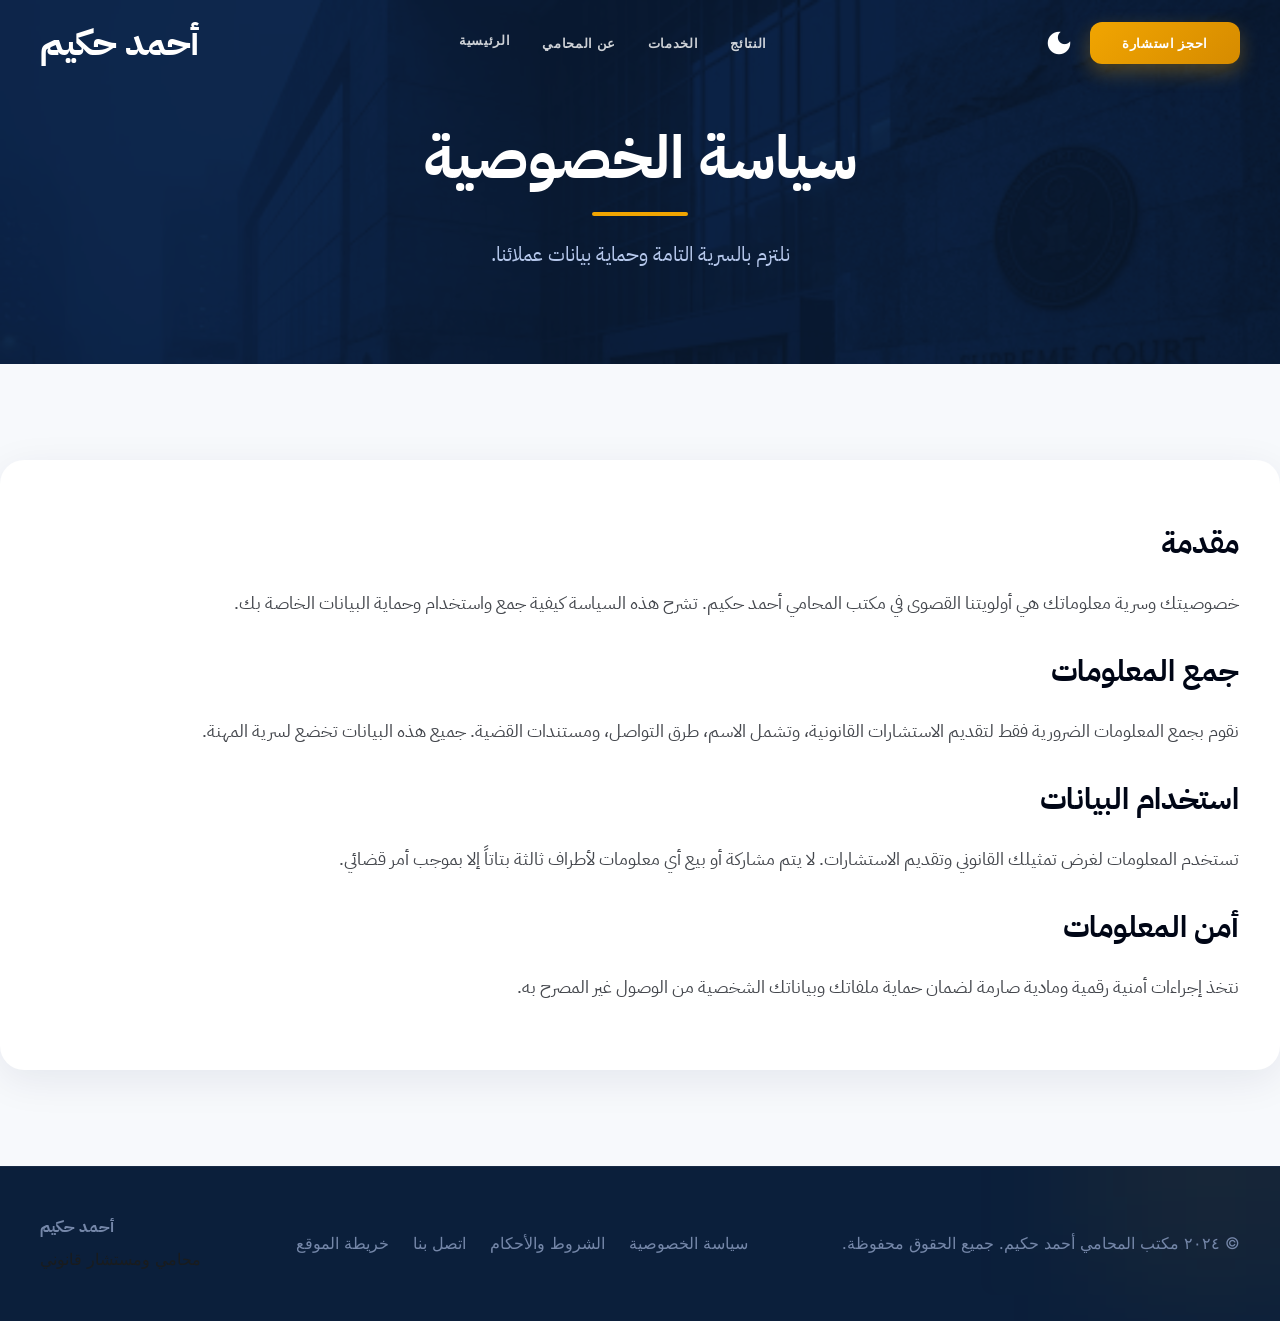
<file: privacy.html>
<!DOCTYPE html>

<html dir="rtl" lang="ar" class="overflow-x-hidden"><head>
<meta charset="utf-8"/>
<meta content="width=device-width, initial-scale=1.0" name="viewport"/>
<meta name="description" content="أحمد حكيم - محامي ومستشار قانوني. استشارات قانونية مبنية على خبرة دولية ونهج تحليلي دقيق."/>
<meta name="keywords" content="محامي, استشارات قانونية, قانون الشركات, القانون الجنائي, أحمد حكيم"/>
<meta name="author" content="أحمد حكيم"/>
<meta property="og:type" content="website"/>
<meta property="og:title" content="أحمد حكيم - محامي ومستشار قانوني"/>
<meta property="og:description" content="دفاع صلب. تفكير استراتيجي. لحماية مصالحك في أكثر القضايا تعقيداً."/>
<title>سياسة الخصوصية - أحمد حكيم</title>



<link href="./assets/fonts/fonts.css" rel="stylesheet"/>


    <!-- Light Theme Variables (RGB) -->
    

    


    <!-- Dark Mode FOUC Prevention -->
    <script>
        if (localStorage.theme === 'dark' || (!('theme' in localStorage) && window.matchMedia('(prefers-color-scheme: dark)').matches)) {
            document.documentElement.classList.add('dark');
        } else {
            document.documentElement.classList.remove('dark');
        }
    </script>


    <!-- Dark Theme Variable Overrides (RGB) -->
    


    <link href="./assets/css/main.css" rel="stylesheet" />
</head>
<body class="bg-surface text-on-surface antialiased overflow-x-hidden max-w-[100vw] selection:bg-secondary-container selection:text-on-secondary-container">
<!-- TopNavBar -->
<nav id="main-nav" aria-label="التنقل الرئيسي" class="fixed top-0 w-full z-50 bg-surface/90 dark:bg-surface-container-highest/90 backdrop-blur-2xl border-b border-white/20 shadow-[0_4px_30px_rgba(0,0,0,0.05)] at-top">
<div class="flex flex-row-reverse justify-between items-center px-margin-mobile md:px-margin-desktop py-4 w-full">
<div class="flex items-center gap-4">
<span class="nav-brand text-[28px] md:text-[36px] text-primary dark:text-primary-fixed font-bold tracking-tight transition-colors">أحمد حكيم</span>
</div>
<div class="hidden md:flex flex-row-reverse items-center gap-8">
<a class="nav-link font-label-sm text-label-sm-mobile md:text-label-sm text-on-surface-variant dark:text-on-surface-variant hover:text-secondary border-b-2 border-transparent pb-1 transition-colors" href="index.html">الرئيسية</a>
<a class="nav-link font-label-sm text-label-sm-mobile md:text-label-sm text-on-surface-variant dark:text-on-surface-variant hover:text-secondary transition-colors duration-300" href="about.html">عن المحامي</a>
<a class="nav-link font-label-sm text-label-sm-mobile md:text-label-sm text-on-surface-variant dark:text-on-surface-variant hover:text-secondary transition-colors duration-300" href="services.html">الخدمات</a>
<a class="nav-link font-label-sm text-label-sm-mobile md:text-label-sm text-on-surface-variant dark:text-on-surface-variant hover:text-secondary transition-colors duration-300" href="results.html">النتائج</a>
</div>
<div class="flex items-center gap-2 md:gap-4">
<a href="contact.html" class="inline-block font-label-sm text-label-sm-mobile md:text-label-sm btn-gold px-5 py-2.5 md:px-8 md:py-3 rounded-full transition-all active:scale-95">احجز استشارة</a>

<button id="theme-toggle" aria-label="تبديل المظهر" type="button" class="text-primary dark:text-primary-fixed focus:outline-none transition-all hover:scale-110 active:scale-95 ml-2 md:ml-4 flex items-center justify-center focus-visible:ring-2 focus-visible:ring-[#f1a501] focus-visible:ring-offset-2 focus-visible:ring-offset-surface">
    <span id="theme-toggle-dark-icon" class="hidden material-symbols-outlined text-2xl md:text-3xl" style="font-variation-settings: 'FILL' 1;">dark_mode</span>
    <span id="theme-toggle-light-icon" class="hidden material-symbols-outlined text-2xl md:text-3xl" style="font-variation-settings: 'FILL' 1;">light_mode</span>
</button>
<button id="mobile-menu-btn" aria-label="القائمة الرئيسية" aria-expanded="false" aria-controls="mobile-menu" class="md:hidden focus:outline-none transition-all hover:scale-110 active:scale-95 duration-300 focus-visible:ring-2 focus-visible:ring-[#f1a501] focus-visible:ring-offset-2 focus-visible:ring-offset-surface">
    <span class="material-symbols-outlined text-3xl" id="menu-icon">menu</span>
</button>
</div>
</div>
</nav>

<!-- Mobile Menu Overlay -->
<div id="mobile-menu" role="dialog" aria-modal="true" aria-label="القائمة الرئيسية للموبايل" class="fixed inset-0 bg-primary/98 z-40 flex flex-col justify-center items-center gap-8 opacity-0 pointer-events-none transition-opacity duration-300 backdrop-blur-xl">
    <a href="index.html" class="text-3xl text-white font-bold hover:text-secondary-fixed transition-colors">الرئيسية</a>
    <a href="about.html" class="text-3xl text-white font-bold hover:text-secondary-fixed transition-colors">عن المحامي</a>
    <a href="services.html" class="text-3xl text-white font-bold hover:text-secondary-fixed transition-colors">الخدمات</a>
    <a href="results.html" class="text-3xl text-white font-bold hover:text-secondary-fixed transition-colors">النتائج</a>
    <a href="contact.html" class="text-3xl text-secondary-fixed font-bold mt-4 hover:scale-105 transition-transform">احجز استشارة</a>
</div>

<main id="main-content">
    <section class="pt-32 pb-24 bg-primary-container relative">
        <div class="absolute inset-0 w-full h-full opacity-30 mix-blend-overlay pointer-events-none">
            <img alt="" class="object-cover w-full h-full" src="./assets/images/img_16adffd8.webp"/ width="1920" height="1080">
        </div>
        <div class="max-w-container-max mx-auto px-margin-mobile md:px-margin-desktop text-center relative z-10">
            <h1 class="font-display-lg text-4xl md:text-6xl text-white mb-6 font-bold">سياسة الخصوصية</h1>
            <div class="h-1 w-24 bg-[#f1a501] mx-auto rounded-full mb-6"></div>
            <p class="text-primary-fixed-dim text-xl max-w-2xl mx-auto">نلتزم بالسرية التامة وحماية بيانات عملائنا.</p>
        </div>
    </section>
    <section class="py-24 bg-surface">
        <div class="max-w-container-max mx-auto px-margin-mobile md:px-margin-desktop bg-surface-container-lowest p-8 md:p-16 rounded-3xl ambient-shadow border border-white/50 text-on-surface-variant leading-loose text-lg">
            <h2 class="text-3xl text-primary font-bold mb-6">مقدمة</h2>
            <p class="mb-8">خصوصيتك وسرية معلوماتك هي أولويتنا القصوى في مكتب المحامي أحمد حكيم. تشرح هذه السياسة كيفية جمع واستخدام وحماية البيانات الخاصة بك.</p>
            <h2 class="text-3xl text-primary font-bold mb-6">جمع المعلومات</h2>
            <p class="mb-8">نقوم بجمع المعلومات الضرورية فقط لتقديم الاستشارات القانونية، وتشمل الاسم، طرق التواصل، ومستندات القضية. جميع هذه البيانات تخضع لسرية المهنة.</p>
            <h2 class="text-3xl text-primary font-bold mb-6">استخدام البيانات</h2>
            <p class="mb-8">تستخدم المعلومات لغرض تمثيلك القانوني وتقديم الاستشارات. لا يتم مشاركة أو بيع أي معلومات لأطراف ثالثة بتاتاً إلا بموجب أمر قضائي.</p>
            <h2 class="text-3xl text-primary font-bold mb-6">أمن المعلومات</h2>
            <p>نتخذ إجراءات أمنية رقمية ومادية صارمة لضمان حماية ملفاتك وبياناتك الشخصية من الوصول غير المصرح به.</p>
        </div>
    </section>
</main>
<!-- Footer -->
<footer class="bg-primary-container dark:bg-tertiary-container w-full flex flex-col md:flex-row-reverse justify-between items-center py-12 px-margin-mobile md:px-margin-desktop gap-gutter border-t border-white/5 relative overflow-hidden">
<div class="absolute top-0 right-0 w-64 h-64 bg-[#f1a501]/5 rounded-full blur-3xl -translate-y-1/2 translate-x-1/4"></div>
<div class="flex flex-col items-center md:items-end gap-2 relative z-10">
<span class="font-headline-md text-on-primary-container font-bold">أحمد حكيم</span>
<span class="font-body-md text-body-md text-on-primary-container/90">محامي ومستشار قانوني</span>
</div>
<div class="flex flex-wrap justify-center gap-6 relative z-10">
<a class="font-body-md text-body-md text-on-primary-container hover:text-[#f1a501] transition-all" href="privacy.html">سياسة الخصوصية</a>
<a class="font-body-md text-body-md text-on-primary-container hover:text-[#f1a501] transition-all" href="terms.html">الشروط والأحكام</a>
<a class="font-body-md text-body-md text-on-primary-container hover:text-[#f1a501] transition-all" href="contact.html">اتصل بنا</a>
<a class="font-body-md text-body-md text-on-primary-container hover:text-[#f1a501] transition-all" href="sitemap.html">خريطة الموقع</a>
</div>
<div class="font-body-md text-body-md text-on-primary-container text-center md:text-right relative z-10">
            © ٢٠٢٤ مكتب المحامي أحمد حكيم. جميع الحقوق محفوظة.
        </div>
</footer>




<script src="./assets/js/main.js" defer></script>
</body></html>
</file>
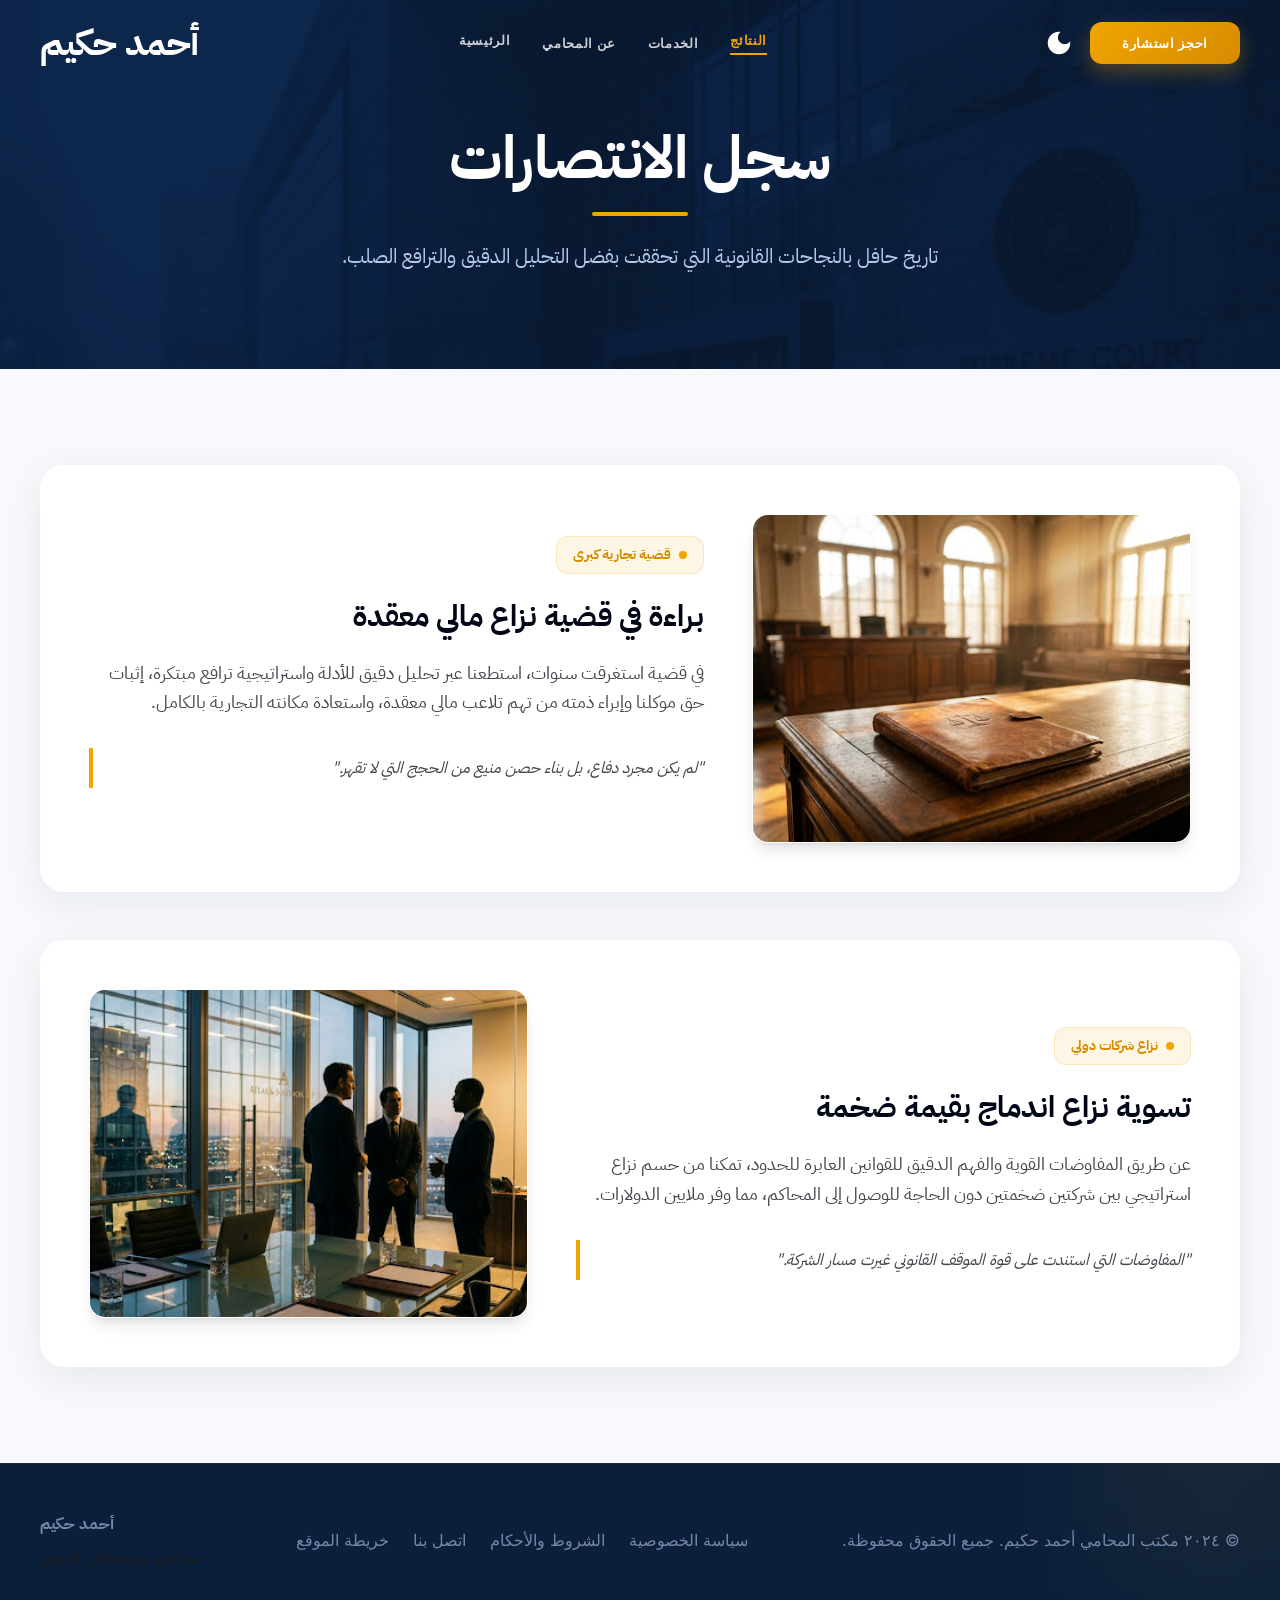
<file: results.html>
<!DOCTYPE html>

<html dir="rtl" lang="ar" class="overflow-x-hidden"><head>
<meta charset="utf-8"/>
<meta content="width=device-width, initial-scale=1.0" name="viewport"/>
<meta name="description" content="أحمد حكيم - محامي ومستشار قانوني. استشارات قانونية مبنية على خبرة دولية ونهج تحليلي دقيق."/>
<meta name="keywords" content="محامي, استشارات قانونية, قانون الشركات, القانون الجنائي, أحمد حكيم"/>
<meta name="author" content="أحمد حكيم"/>
<meta property="og:type" content="website"/>
<meta property="og:title" content="أحمد حكيم - محامي ومستشار قانوني"/>
<meta property="og:description" content="دفاع صلب. تفكير استراتيجي. لحماية مصالحك في أكثر القضايا تعقيداً."/>
<title>النتائج - أحمد حكيم</title>



<link href="./assets/fonts/fonts.css" rel="stylesheet"/>


    <!-- Light Theme Variables (RGB) -->
    

    


    <!-- Dark Mode FOUC Prevention -->
    <script>
        if (localStorage.theme === 'dark' || (!('theme' in localStorage) && window.matchMedia('(prefers-color-scheme: dark)').matches)) {
            document.documentElement.classList.add('dark');
        } else {
            document.documentElement.classList.remove('dark');
        }
    </script>


    <!-- Dark Theme Variable Overrides (RGB) -->
    


    <link href="./assets/css/main.css" rel="stylesheet" />
</head>
<body class="bg-surface text-on-surface antialiased overflow-x-hidden max-w-[100vw] selection:bg-secondary-container selection:text-on-secondary-container">
<!-- TopNavBar -->
<nav id="main-nav" aria-label="التنقل الرئيسي" class="fixed top-0 w-full z-50 bg-surface/90 dark:bg-surface-container-highest/90 backdrop-blur-2xl border-b border-white/20 shadow-[0_4px_30px_rgba(0,0,0,0.05)] at-top">
<div class="flex flex-row-reverse justify-between items-center px-margin-mobile md:px-margin-desktop py-4 w-full">
<div class="flex items-center gap-4">
<span class="nav-brand text-[28px] md:text-[36px] text-primary dark:text-primary-fixed font-bold tracking-tight transition-colors">أحمد حكيم</span>
</div>
<div class="hidden md:flex flex-row-reverse items-center gap-8">
<a class="nav-link font-label-sm text-label-sm-mobile md:text-label-sm text-on-surface-variant dark:text-on-surface-variant hover:text-secondary border-b-2 border-transparent pb-1 transition-colors" href="index.html">الرئيسية</a>
<a class="nav-link font-label-sm text-label-sm-mobile md:text-label-sm text-on-surface-variant dark:text-on-surface-variant hover:text-secondary transition-colors duration-300" href="about.html">عن المحامي</a>
<a class="nav-link font-label-sm text-label-sm-mobile md:text-label-sm text-on-surface-variant dark:text-on-surface-variant hover:text-secondary transition-colors duration-300" href="services.html">الخدمات</a>
<a class="nav-link active-link font-label-sm text-label-sm-mobile md:text-label-sm text-secondary dark:text-secondary-fixed font-bold border-b-2 border-secondary pb-1 transition-colors" href="results.html">النتائج</a>
</div>
<div class="flex items-center gap-2 md:gap-4">
<a href="contact.html" class="inline-block font-label-sm text-label-sm-mobile md:text-label-sm btn-gold px-5 py-2.5 md:px-8 md:py-3 rounded-full transition-all active:scale-95">احجز استشارة</a>

<button id="theme-toggle" aria-label="تبديل المظهر" type="button" class="text-primary dark:text-primary-fixed focus:outline-none transition-all hover:scale-110 active:scale-95 ml-2 md:ml-4 flex items-center justify-center focus-visible:ring-2 focus-visible:ring-[#f1a501] focus-visible:ring-offset-2 focus-visible:ring-offset-surface">
    <span id="theme-toggle-dark-icon" class="hidden material-symbols-outlined text-2xl md:text-3xl" style="font-variation-settings: 'FILL' 1;">dark_mode</span>
    <span id="theme-toggle-light-icon" class="hidden material-symbols-outlined text-2xl md:text-3xl" style="font-variation-settings: 'FILL' 1;">light_mode</span>
</button>
<button id="mobile-menu-btn" aria-label="القائمة الرئيسية" aria-expanded="false" aria-controls="mobile-menu" class="md:hidden focus:outline-none transition-all hover:scale-110 active:scale-95 duration-300 focus-visible:ring-2 focus-visible:ring-[#f1a501] focus-visible:ring-offset-2 focus-visible:ring-offset-surface">
    <span class="material-symbols-outlined text-3xl" id="menu-icon">menu</span>
</button>
</div>
</div>
</nav>

<!-- Mobile Menu Overlay -->
<div id="mobile-menu" role="dialog" aria-modal="true" aria-label="القائمة الرئيسية للموبايل" class="fixed inset-0 bg-primary/98 z-40 flex flex-col justify-center items-center gap-8 opacity-0 pointer-events-none transition-opacity duration-300 backdrop-blur-xl">
    <a href="index.html" class="text-3xl text-white font-bold hover:text-secondary-fixed transition-colors">الرئيسية</a>
    <a href="about.html" class="text-3xl text-white font-bold hover:text-secondary-fixed transition-colors">عن المحامي</a>
    <a href="services.html" class="text-3xl text-white font-bold hover:text-secondary-fixed transition-colors">الخدمات</a>
    <a href="results.html" class="text-3xl text-white font-bold hover:text-secondary-fixed transition-colors">النتائج</a>
    <a href="contact.html" class="text-3xl text-secondary-fixed font-bold mt-4 hover:scale-105 transition-transform">احجز استشارة</a>
</div>

<main id="main-content">
    <section class="pt-32 pb-24 bg-primary-container relative">
        <div class="absolute inset-0 w-full h-full opacity-30 mix-blend-overlay pointer-events-none">
            <img alt="" class="object-cover w-full h-full" src="./assets/images/img_16adffd8.webp"/ width="1920" height="1080">
        </div>
        <div class="max-w-container-max mx-auto px-margin-mobile md:px-margin-desktop text-center relative z-10">
            <h1 class="font-display-lg text-4xl md:text-6xl text-white mb-6 font-bold">سجل الانتصارات</h1>
            <div class="h-1 w-24 bg-[#f1a501] mx-auto rounded-full mb-6"></div>
            <p class="text-primary-fixed-dim text-xl max-w-2xl mx-auto leading-relaxed">تاريخ حافل بالنجاحات القانونية التي تحققت بفضل التحليل الدقيق والترافع الصلب.</p>
        </div>
    </section>
    <section class="py-24 bg-surface">
        <div class="max-w-container-max mx-auto px-margin-mobile md:px-margin-desktop">
            <div class="bg-surface-container-lowest p-8 md:p-12 rounded-3xl ambient-shadow border border-white/50 mb-12 flex flex-col md:flex-row gap-12 items-center">
                <div class="w-full md:w-5/12 aspect-[4/3] rounded-2xl overflow-hidden shadow-lg border border-white/50">
                    <img src="./assets/images/img_820366ec.webp" class="w-full h-full object-cover" / width="800" height="600">
                </div>
                <div class="w-full md:w-7/12">
                    <div class="inline-flex bg-[#f1a501]/10 text-[#d68b00] px-4 py-2 rounded-full text-sm font-bold mb-6 gap-2 items-center border border-[#f1a501]/20">
                        <span class="w-2 h-2 rounded-full bg-[#f1a501] animate-pulse"></span> قضية تجارية كبرى
                    </div>
                    <h3 class="text-3xl text-primary font-bold mb-6">براءة في قضية نزاع مالي معقدة</h3>
                    <p class="text-on-surface-variant text-lg mb-8 leading-relaxed">
                        في قضية استغرقت سنوات، استطعنا عبر تحليل دقيق للأدلة واستراتيجية ترافع مبتكرة، إثبات حق موكلنا وإبراء ذمته من تهم تلاعب مالي معقدة، واستعادة مكانته التجارية بالكامل.
                    </p>
                    <div class="pl-6 border-l-4 border-[#f1a501] text-on-surface-variant italic mb-8 py-2">"لم يكن مجرد دفاع، بل بناء حصن منيع من الحجج التي لا تقهر."</div>
                </div>
            </div>
            
            <div class="bg-surface-container-lowest p-8 md:p-12 rounded-3xl ambient-shadow border border-white/50 flex flex-col md:flex-row-reverse gap-12 items-center">
                <div class="w-full md:w-5/12 aspect-[4/3] rounded-2xl overflow-hidden shadow-lg border border-white/50">
                    <img src="./assets/images/img_06b3f7df.webp" class="w-full h-full object-cover" / width="800" height="600">
                </div>
                <div class="w-full md:w-7/12">
                    <div class="inline-flex bg-[#f1a501]/10 text-[#d68b00] px-4 py-2 rounded-full text-sm font-bold mb-6 gap-2 items-center border border-[#f1a501]/20">
                        <span class="w-2 h-2 rounded-full bg-[#f1a501] animate-pulse"></span> نزاع شركات دولي
                    </div>
                    <h3 class="text-3xl text-primary font-bold mb-6">تسوية نزاع اندماج بقيمة ضخمة</h3>
                    <p class="text-on-surface-variant text-lg mb-8 leading-relaxed">
                        عن طريق المفاوضات القوية والفهم الدقيق للقوانين العابرة للحدود، تمكنا من حسم نزاع استراتيجي بين شركتين ضخمتين دون الحاجة للوصول إلى المحاكم، مما وفر ملايين الدولارات.
                    </p>
                    <div class="pl-6 border-l-4 border-[#f1a501] text-on-surface-variant italic py-2">"المفاوضات التي استندت على قوة الموقف القانوني غيرت مسار الشركة."</div>
                </div>
            </div>
        </div>
    </section>
</main>
<!-- Footer -->
<footer class="bg-primary-container dark:bg-tertiary-container w-full flex flex-col md:flex-row-reverse justify-between items-center py-12 px-margin-mobile md:px-margin-desktop gap-gutter border-t border-white/5 relative overflow-hidden">
<div class="absolute top-0 right-0 w-64 h-64 bg-[#f1a501]/5 rounded-full blur-3xl -translate-y-1/2 translate-x-1/4"></div>
<div class="flex flex-col items-center md:items-end gap-2 relative z-10">
<span class="font-headline-md text-on-primary-container font-bold">أحمد حكيم</span>
<span class="font-body-md text-body-md text-on-primary-container/90">محامي ومستشار قانوني</span>
</div>
<div class="flex flex-wrap justify-center gap-6 relative z-10">
<a class="font-body-md text-body-md text-on-primary-container hover:text-[#f1a501] transition-all" href="privacy.html">سياسة الخصوصية</a>
<a class="font-body-md text-body-md text-on-primary-container hover:text-[#f1a501] transition-all" href="terms.html">الشروط والأحكام</a>
<a class="font-body-md text-body-md text-on-primary-container hover:text-[#f1a501] transition-all" href="contact.html">اتصل بنا</a>
<a class="font-body-md text-body-md text-on-primary-container hover:text-[#f1a501] transition-all" href="sitemap.html">خريطة الموقع</a>
</div>
<div class="font-body-md text-body-md text-on-primary-container text-center md:text-right relative z-10">
            © ٢٠٢٤ مكتب المحامي أحمد حكيم. جميع الحقوق محفوظة.
        </div>
</footer>




<script src="./assets/js/main.js" defer></script>
</body></html>
</file>
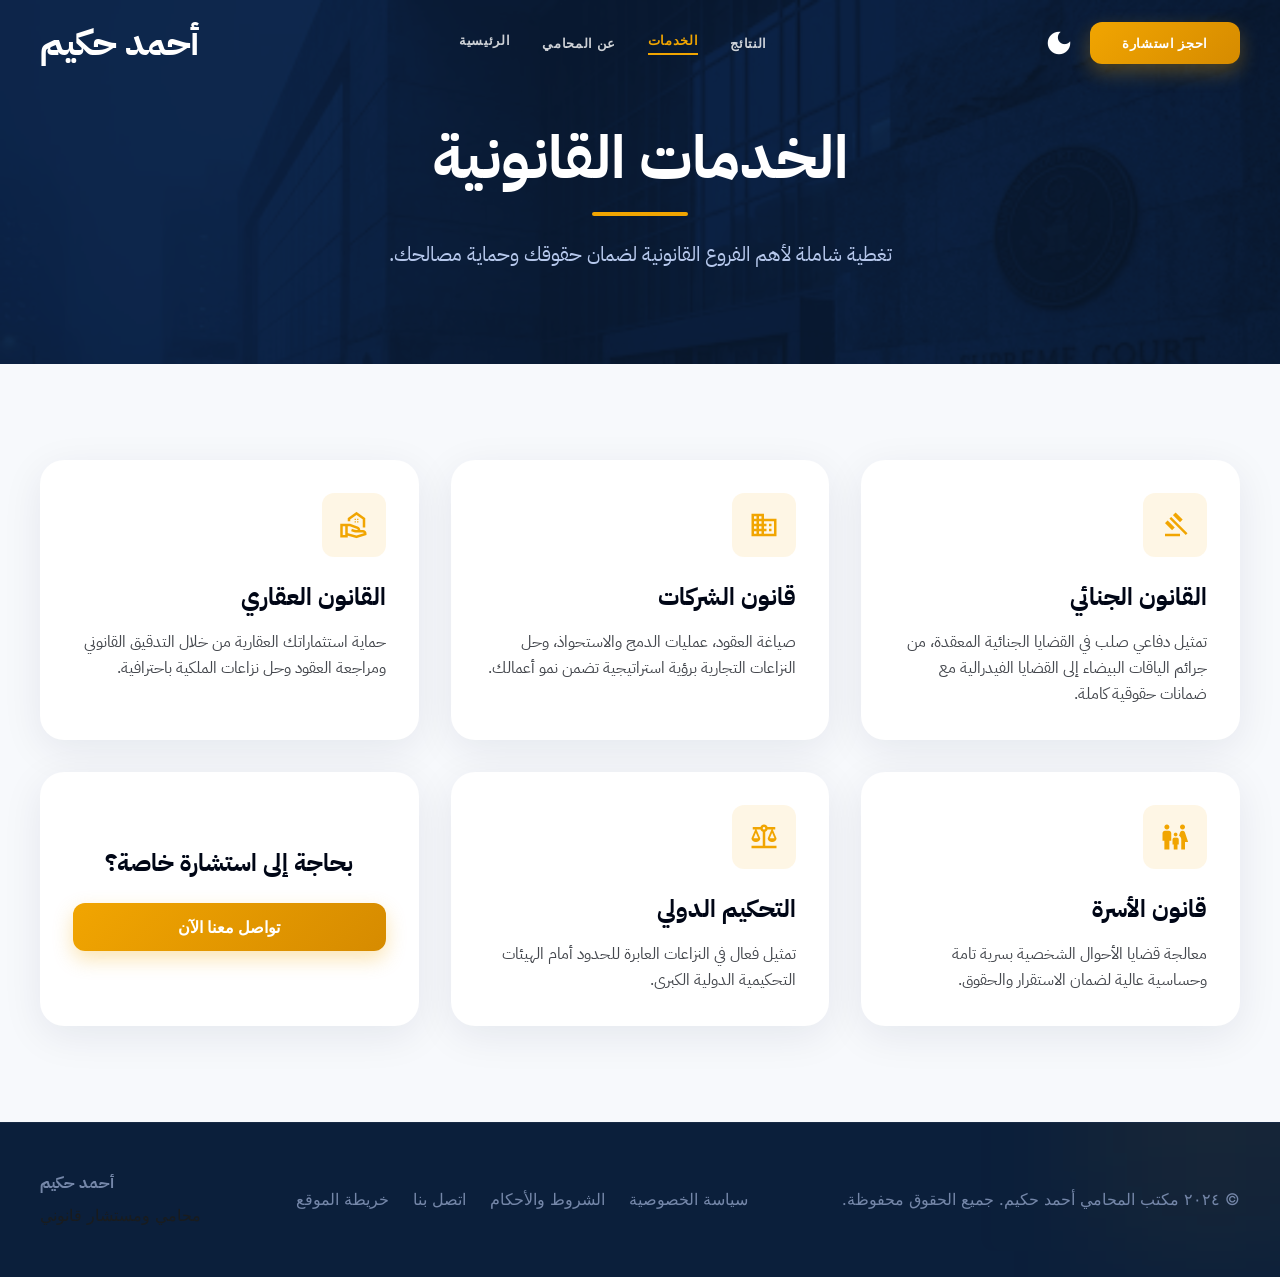
<file: services.html>
<!DOCTYPE html>

<html dir="rtl" lang="ar" class="overflow-x-hidden"><head>
<meta charset="utf-8"/>
<meta content="width=device-width, initial-scale=1.0" name="viewport"/>
<meta name="description" content="أحمد حكيم - محامي ومستشار قانوني. استشارات قانونية مبنية على خبرة دولية ونهج تحليلي دقيق."/>
<meta name="keywords" content="محامي, استشارات قانونية, قانون الشركات, القانون الجنائي, أحمد حكيم"/>
<meta name="author" content="أحمد حكيم"/>
<meta property="og:type" content="website"/>
<meta property="og:title" content="أحمد حكيم - محامي ومستشار قانوني"/>
<meta property="og:description" content="دفاع صلب. تفكير استراتيجي. لحماية مصالحك في أكثر القضايا تعقيداً."/>
<title>الخدمات - أحمد حكيم</title>



<link href="./assets/fonts/fonts.css" rel="stylesheet"/>


    <!-- Light Theme Variables (RGB) -->
    

    


    <!-- Dark Mode FOUC Prevention -->
    <script>
        if (localStorage.theme === 'dark' || (!('theme' in localStorage) && window.matchMedia('(prefers-color-scheme: dark)').matches)) {
            document.documentElement.classList.add('dark');
        } else {
            document.documentElement.classList.remove('dark');
        }
    </script>


    <!-- Dark Theme Variable Overrides (RGB) -->
    


    <link href="./assets/css/main.css" rel="stylesheet" />
</head>
<body class="bg-surface text-on-surface antialiased overflow-x-hidden max-w-[100vw] selection:bg-secondary-container selection:text-on-secondary-container">
<!-- TopNavBar -->
<nav id="main-nav" aria-label="التنقل الرئيسي" class="fixed top-0 w-full z-50 bg-surface/90 dark:bg-surface-container-highest/90 backdrop-blur-2xl border-b border-white/20 shadow-[0_4px_30px_rgba(0,0,0,0.05)] at-top">
<div class="flex flex-row-reverse justify-between items-center px-margin-mobile md:px-margin-desktop py-4 w-full">
<div class="flex items-center gap-4">
<span class="nav-brand text-[28px] md:text-[36px] text-primary dark:text-primary-fixed font-bold tracking-tight transition-colors">أحمد حكيم</span>
</div>
<div class="hidden md:flex flex-row-reverse items-center gap-8">
<a class="nav-link font-label-sm text-label-sm-mobile md:text-label-sm text-on-surface-variant dark:text-on-surface-variant hover:text-secondary border-b-2 border-transparent pb-1 transition-colors" href="index.html">الرئيسية</a>
<a class="nav-link font-label-sm text-label-sm-mobile md:text-label-sm text-on-surface-variant dark:text-on-surface-variant hover:text-secondary transition-colors duration-300" href="about.html">عن المحامي</a>
<a class="nav-link active-link font-label-sm text-label-sm-mobile md:text-label-sm text-secondary dark:text-secondary-fixed font-bold border-b-2 border-secondary pb-1 transition-colors" href="services.html">الخدمات</a>
<a class="nav-link font-label-sm text-label-sm-mobile md:text-label-sm text-on-surface-variant dark:text-on-surface-variant hover:text-secondary transition-colors duration-300" href="results.html">النتائج</a>
</div>
<div class="flex items-center gap-2 md:gap-4">
<a href="contact.html" class="inline-block font-label-sm text-label-sm-mobile md:text-label-sm btn-gold px-5 py-2.5 md:px-8 md:py-3 rounded-full transition-all active:scale-95">احجز استشارة</a>

<button id="theme-toggle" aria-label="تبديل المظهر" type="button" class="text-primary dark:text-primary-fixed focus:outline-none transition-all hover:scale-110 active:scale-95 ml-2 md:ml-4 flex items-center justify-center focus-visible:ring-2 focus-visible:ring-[#f1a501] focus-visible:ring-offset-2 focus-visible:ring-offset-surface">
    <span id="theme-toggle-dark-icon" class="hidden material-symbols-outlined text-2xl md:text-3xl" style="font-variation-settings: 'FILL' 1;">dark_mode</span>
    <span id="theme-toggle-light-icon" class="hidden material-symbols-outlined text-2xl md:text-3xl" style="font-variation-settings: 'FILL' 1;">light_mode</span>
</button>
<button id="mobile-menu-btn" aria-label="القائمة الرئيسية" aria-expanded="false" aria-controls="mobile-menu" class="md:hidden focus:outline-none transition-all hover:scale-110 active:scale-95 duration-300 focus-visible:ring-2 focus-visible:ring-[#f1a501] focus-visible:ring-offset-2 focus-visible:ring-offset-surface">
    <span class="material-symbols-outlined text-3xl" id="menu-icon">menu</span>
</button>
</div>
</div>
</nav>

<!-- Mobile Menu Overlay -->
<div id="mobile-menu" role="dialog" aria-modal="true" aria-label="القائمة الرئيسية للموبايل" class="fixed inset-0 bg-primary/98 z-40 flex flex-col justify-center items-center gap-8 opacity-0 pointer-events-none transition-opacity duration-300 backdrop-blur-xl">
    <a href="index.html" class="text-3xl text-white font-bold hover:text-secondary-fixed transition-colors">الرئيسية</a>
    <a href="about.html" class="text-3xl text-white font-bold hover:text-secondary-fixed transition-colors">عن المحامي</a>
    <a href="services.html" class="text-3xl text-white font-bold hover:text-secondary-fixed transition-colors">الخدمات</a>
    <a href="results.html" class="text-3xl text-white font-bold hover:text-secondary-fixed transition-colors">النتائج</a>
    <a href="contact.html" class="text-3xl text-secondary-fixed font-bold mt-4 hover:scale-105 transition-transform">احجز استشارة</a>
</div>

<main id="main-content">
    <section class="pt-32 pb-24 bg-primary-container relative">
        <div class="absolute inset-0 w-full h-full opacity-30 mix-blend-overlay pointer-events-none">
            <img alt="" class="object-cover w-full h-full" src="./assets/images/img_16adffd8.webp"/ width="1920" height="1080">
        </div>
        <div class="max-w-container-max mx-auto px-margin-mobile md:px-margin-desktop text-center relative z-10">
            <h1 class="font-display-lg text-4xl md:text-6xl text-white mb-6 font-bold">الخدمات القانونية</h1>
            <div class="h-1 w-24 bg-[#f1a501] mx-auto rounded-full mb-6"></div>
            <p class="text-primary-fixed-dim text-xl max-w-2xl mx-auto">تغطية شاملة لأهم الفروع القانونية لضمان حقوقك وحماية مصالحك.</p>
        </div>
    </section>
    <section class="py-24 bg-surface">
        <div class="max-w-container-max mx-auto px-margin-mobile md:px-margin-desktop grid grid-cols-1 md:grid-cols-2 lg:grid-cols-3 gap-8">
            <div class="bg-surface-container-lowest p-8 rounded-3xl ambient-shadow border border-white/50 hover:-translate-y-2 transition-transform duration-500 relative overflow-hidden group">
                <div class="absolute inset-0 bg-gradient-to-br from-[#f1a501]/5 to-transparent opacity-0 group-hover:opacity-100 transition-opacity"></div>
                <div class="w-16 h-16 rounded-full bg-[#f1a501]/10 flex items-center justify-center mb-6 relative z-10">
                    <span class="material-symbols-outlined text-[#f1a501] text-3xl">gavel</span>
                </div>
                <h3 class="text-2xl text-primary font-bold mb-4 relative z-10">القانون الجنائي</h3>
                <p class="text-on-surface-variant relative z-10 leading-relaxed">تمثيل دفاعي صلب في القضايا الجنائية المعقدة، من جرائم الياقات البيضاء إلى القضايا الفيدرالية مع ضمانات حقوقية كاملة.</p>
            </div>
            <div class="bg-surface-container-lowest p-8 rounded-3xl ambient-shadow border border-white/50 hover:-translate-y-2 transition-transform duration-500 relative overflow-hidden group">
                <div class="absolute inset-0 bg-gradient-to-br from-[#f1a501]/5 to-transparent opacity-0 group-hover:opacity-100 transition-opacity"></div>
                <div class="w-16 h-16 rounded-full bg-[#f1a501]/10 flex items-center justify-center mb-6 relative z-10">
                    <span class="material-symbols-outlined text-[#f1a501] text-3xl">domain</span>
                </div>
                <h3 class="text-2xl text-primary font-bold mb-4 relative z-10">قانون الشركات</h3>
                <p class="text-on-surface-variant relative z-10 leading-relaxed">صياغة العقود، عمليات الدمج والاستحواذ، وحل النزاعات التجارية برؤية استراتيجية تضمن نمو أعمالك.</p>
            </div>
            <div class="bg-surface-container-lowest p-8 rounded-3xl ambient-shadow border border-white/50 hover:-translate-y-2 transition-transform duration-500 relative overflow-hidden group">
                <div class="absolute inset-0 bg-gradient-to-br from-[#f1a501]/5 to-transparent opacity-0 group-hover:opacity-100 transition-opacity"></div>
                <div class="w-16 h-16 rounded-full bg-[#f1a501]/10 flex items-center justify-center mb-6 relative z-10">
                    <span class="material-symbols-outlined text-[#f1a501] text-3xl">real_estate_agent</span>
                </div>
                <h3 class="text-2xl text-primary font-bold mb-4 relative z-10">القانون العقاري</h3>
                <p class="text-on-surface-variant relative z-10 leading-relaxed">حماية استثماراتك العقارية من خلال التدقيق القانوني ومراجعة العقود وحل نزاعات الملكية باحترافية.</p>
            </div>
            <div class="bg-surface-container-lowest p-8 rounded-3xl ambient-shadow border border-white/50 hover:-translate-y-2 transition-transform duration-500 relative overflow-hidden group">
                <div class="absolute inset-0 bg-gradient-to-br from-[#f1a501]/5 to-transparent opacity-0 group-hover:opacity-100 transition-opacity"></div>
                <div class="w-16 h-16 rounded-full bg-[#f1a501]/10 flex items-center justify-center mb-6 relative z-10">
                    <span class="material-symbols-outlined text-[#f1a501] text-3xl">family_restroom</span>
                </div>
                <h3 class="text-2xl text-primary font-bold mb-4 relative z-10">قانون الأسرة</h3>
                <p class="text-on-surface-variant relative z-10 leading-relaxed">معالجة قضايا الأحوال الشخصية بسرية تامة وحساسية عالية لضمان الاستقرار والحقوق.</p>
            </div>
            <div class="bg-surface-container-lowest p-8 rounded-3xl ambient-shadow border border-white/50 hover:-translate-y-2 transition-transform duration-500 relative overflow-hidden group">
                <div class="absolute inset-0 bg-gradient-to-br from-[#f1a501]/5 to-transparent opacity-0 group-hover:opacity-100 transition-opacity"></div>
                <div class="w-16 h-16 rounded-full bg-[#f1a501]/10 flex items-center justify-center mb-6 relative z-10">
                    <span class="material-symbols-outlined text-[#f1a501] text-3xl">balance</span>
                </div>
                <h3 class="text-2xl text-primary font-bold mb-4 relative z-10">التحكيم الدولي</h3>
                <p class="text-on-surface-variant relative z-10 leading-relaxed">تمثيل فعال في النزاعات العابرة للحدود أمام الهيئات التحكيمية الدولية الكبرى.</p>
            </div>
            <div class="bg-surface-container-lowest p-8 rounded-3xl ambient-shadow border border-white/50 hover:-translate-y-2 transition-transform duration-500 relative overflow-hidden group flex flex-col justify-center items-center text-center">
                <h3 class="text-2xl text-primary font-bold mb-4 relative z-10">بحاجة إلى استشارة خاصة؟</h3>
                <a href="contact.html" class="btn-gold px-6 py-3 rounded-full font-label-sm font-bold w-full relative z-10 mt-2">تواصل معنا الآن</a>
            </div>
        </div>
    </section>
</main>
<!-- Footer -->
<footer class="bg-primary-container dark:bg-tertiary-container w-full flex flex-col md:flex-row-reverse justify-between items-center py-12 px-margin-mobile md:px-margin-desktop gap-gutter border-t border-white/5 relative overflow-hidden">
<div class="absolute top-0 right-0 w-64 h-64 bg-[#f1a501]/5 rounded-full blur-3xl -translate-y-1/2 translate-x-1/4"></div>
<div class="flex flex-col items-center md:items-end gap-2 relative z-10">
<span class="font-headline-md text-on-primary-container font-bold">أحمد حكيم</span>
<span class="font-body-md text-body-md text-on-primary-container/90">محامي ومستشار قانوني</span>
</div>
<div class="flex flex-wrap justify-center gap-6 relative z-10">
<a class="font-body-md text-body-md text-on-primary-container hover:text-[#f1a501] transition-all" href="privacy.html">سياسة الخصوصية</a>
<a class="font-body-md text-body-md text-on-primary-container hover:text-[#f1a501] transition-all" href="terms.html">الشروط والأحكام</a>
<a class="font-body-md text-body-md text-on-primary-container hover:text-[#f1a501] transition-all" href="contact.html">اتصل بنا</a>
<a class="font-body-md text-body-md text-on-primary-container hover:text-[#f1a501] transition-all" href="sitemap.html">خريطة الموقع</a>
</div>
<div class="font-body-md text-body-md text-on-primary-container text-center md:text-right relative z-10">
            © ٢٠٢٤ مكتب المحامي أحمد حكيم. جميع الحقوق محفوظة.
        </div>
</footer>




<script src="./assets/js/main.js" defer></script>
</body></html>
</file>
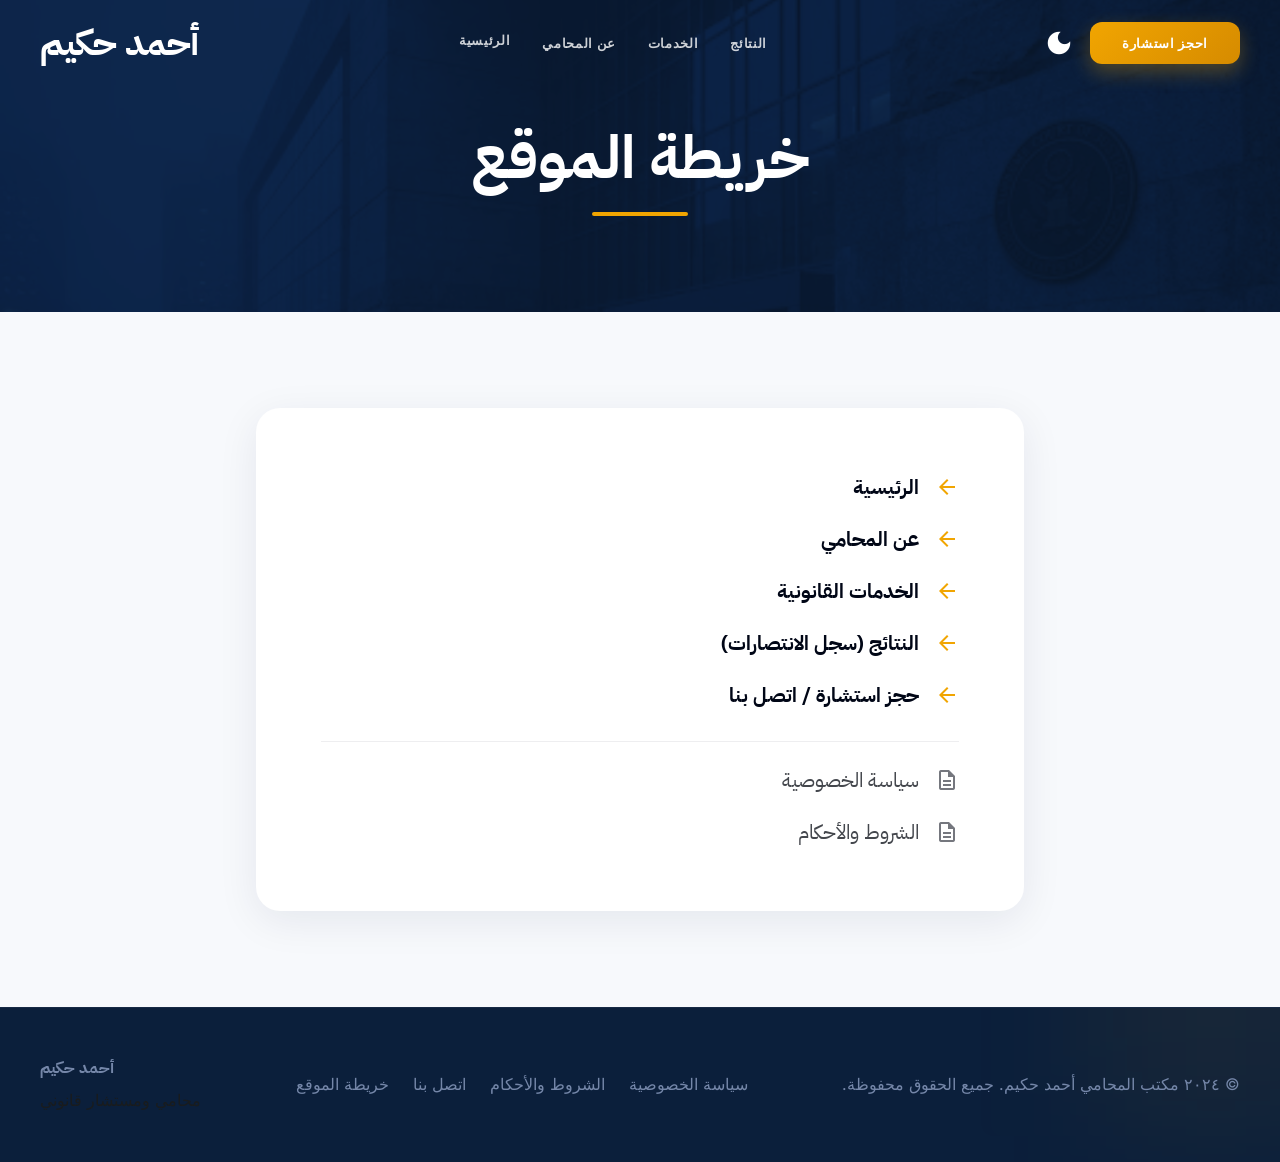
<file: sitemap.html>
<!DOCTYPE html>

<html dir="rtl" lang="ar" class="overflow-x-hidden"><head>
<meta charset="utf-8"/>
<meta content="width=device-width, initial-scale=1.0" name="viewport"/>
<meta name="description" content="أحمد حكيم - محامي ومستشار قانوني. استشارات قانونية مبنية على خبرة دولية ونهج تحليلي دقيق."/>
<meta name="keywords" content="محامي, استشارات قانونية, قانون الشركات, القانون الجنائي, أحمد حكيم"/>
<meta name="author" content="أحمد حكيم"/>
<meta property="og:type" content="website"/>
<meta property="og:title" content="أحمد حكيم - محامي ومستشار قانوني"/>
<meta property="og:description" content="دفاع صلب. تفكير استراتيجي. لحماية مصالحك في أكثر القضايا تعقيداً."/>
<title>خريطة الموقع - أحمد حكيم</title>



<link href="./assets/fonts/fonts.css" rel="stylesheet"/>


    <!-- Light Theme Variables (RGB) -->
    

    


    <!-- Dark Mode FOUC Prevention -->
    <script>
        if (localStorage.theme === 'dark' || (!('theme' in localStorage) && window.matchMedia('(prefers-color-scheme: dark)').matches)) {
            document.documentElement.classList.add('dark');
        } else {
            document.documentElement.classList.remove('dark');
        }
    </script>


    <!-- Dark Theme Variable Overrides (RGB) -->
    


    <link href="./assets/css/main.css" rel="stylesheet" />
</head>
<body class="bg-surface text-on-surface antialiased overflow-x-hidden max-w-[100vw] selection:bg-secondary-container selection:text-on-secondary-container">
<!-- TopNavBar -->
<nav id="main-nav" aria-label="التنقل الرئيسي" class="fixed top-0 w-full z-50 bg-surface/90 dark:bg-surface-container-highest/90 backdrop-blur-2xl border-b border-white/20 shadow-[0_4px_30px_rgba(0,0,0,0.05)] at-top">
<div class="flex flex-row-reverse justify-between items-center px-margin-mobile md:px-margin-desktop py-4 w-full">
<div class="flex items-center gap-4">
<span class="nav-brand text-[28px] md:text-[36px] text-primary dark:text-primary-fixed font-bold tracking-tight transition-colors">أحمد حكيم</span>
</div>
<div class="hidden md:flex flex-row-reverse items-center gap-8">
<a class="nav-link font-label-sm text-label-sm-mobile md:text-label-sm text-on-surface-variant dark:text-on-surface-variant hover:text-secondary border-b-2 border-transparent pb-1 transition-colors" href="index.html">الرئيسية</a>
<a class="nav-link font-label-sm text-label-sm-mobile md:text-label-sm text-on-surface-variant dark:text-on-surface-variant hover:text-secondary transition-colors duration-300" href="about.html">عن المحامي</a>
<a class="nav-link font-label-sm text-label-sm-mobile md:text-label-sm text-on-surface-variant dark:text-on-surface-variant hover:text-secondary transition-colors duration-300" href="services.html">الخدمات</a>
<a class="nav-link font-label-sm text-label-sm-mobile md:text-label-sm text-on-surface-variant dark:text-on-surface-variant hover:text-secondary transition-colors duration-300" href="results.html">النتائج</a>
</div>
<div class="flex items-center gap-2 md:gap-4">
<a href="contact.html" class="inline-block font-label-sm text-label-sm-mobile md:text-label-sm btn-gold px-5 py-2.5 md:px-8 md:py-3 rounded-full transition-all active:scale-95">احجز استشارة</a>

<button id="theme-toggle" aria-label="تبديل المظهر" type="button" class="text-primary dark:text-primary-fixed focus:outline-none transition-all hover:scale-110 active:scale-95 ml-2 md:ml-4 flex items-center justify-center focus-visible:ring-2 focus-visible:ring-[#f1a501] focus-visible:ring-offset-2 focus-visible:ring-offset-surface">
    <span id="theme-toggle-dark-icon" class="hidden material-symbols-outlined text-2xl md:text-3xl" style="font-variation-settings: 'FILL' 1;">dark_mode</span>
    <span id="theme-toggle-light-icon" class="hidden material-symbols-outlined text-2xl md:text-3xl" style="font-variation-settings: 'FILL' 1;">light_mode</span>
</button>
<button id="mobile-menu-btn" aria-label="القائمة الرئيسية" aria-expanded="false" aria-controls="mobile-menu" class="md:hidden focus:outline-none transition-all hover:scale-110 active:scale-95 duration-300 focus-visible:ring-2 focus-visible:ring-[#f1a501] focus-visible:ring-offset-2 focus-visible:ring-offset-surface">
    <span class="material-symbols-outlined text-3xl" id="menu-icon">menu</span>
</button>
</div>
</div>
</nav>

<!-- Mobile Menu Overlay -->
<div id="mobile-menu" role="dialog" aria-modal="true" aria-label="القائمة الرئيسية للموبايل" class="fixed inset-0 bg-primary/98 z-40 flex flex-col justify-center items-center gap-8 opacity-0 pointer-events-none transition-opacity duration-300 backdrop-blur-xl">
    <a href="index.html" class="text-3xl text-white font-bold hover:text-secondary-fixed transition-colors">الرئيسية</a>
    <a href="about.html" class="text-3xl text-white font-bold hover:text-secondary-fixed transition-colors">عن المحامي</a>
    <a href="services.html" class="text-3xl text-white font-bold hover:text-secondary-fixed transition-colors">الخدمات</a>
    <a href="results.html" class="text-3xl text-white font-bold hover:text-secondary-fixed transition-colors">النتائج</a>
    <a href="contact.html" class="text-3xl text-secondary-fixed font-bold mt-4 hover:scale-105 transition-transform">احجز استشارة</a>
</div>

<main id="main-content">
    <section class="pt-32 pb-24 bg-primary-container relative">
        <div class="absolute inset-0 w-full h-full opacity-30 mix-blend-overlay pointer-events-none">
            <img alt="" class="object-cover w-full h-full" src="./assets/images/img_16adffd8.webp"/ width="1920" height="1080">
        </div>
        <div class="max-w-container-max mx-auto px-margin-mobile md:px-margin-desktop text-center relative z-10">
            <h1 class="font-display-lg text-4xl md:text-6xl text-white mb-6 font-bold">خريطة الموقع</h1>
            <div class="h-1 w-24 bg-[#f1a501] mx-auto rounded-full"></div>
        </div>
    </section>
    <section class="py-24 bg-surface">
        <div class="max-w-container-max mx-auto px-margin-mobile md:px-margin-desktop">
            <div class="bg-surface-container-lowest p-8 md:p-16 rounded-3xl ambient-shadow border border-white/50 max-w-3xl mx-auto">
                <ul class="flex flex-col gap-6 text-xl text-primary font-bold">
                    <li class="flex items-center gap-4"><span class="material-symbols-outlined text-[#f1a501]">arrow_back</span> <a href="index.html" class="hover:text-[#f1a501] transition-colors">الرئيسية</a></li>
                    <li class="flex items-center gap-4"><span class="material-symbols-outlined text-[#f1a501]">arrow_back</span> <a href="about.html" class="hover:text-[#f1a501] transition-colors">عن المحامي</a></li>
                    <li class="flex items-center gap-4"><span class="material-symbols-outlined text-[#f1a501]">arrow_back</span> <a href="services.html" class="hover:text-[#f1a501] transition-colors">الخدمات القانونية</a></li>
                    <li class="flex items-center gap-4"><span class="material-symbols-outlined text-[#f1a501]">arrow_back</span> <a href="results.html" class="hover:text-[#f1a501] transition-colors">النتائج (سجل الانتصارات)</a></li>
                    <li class="flex items-center gap-4"><span class="material-symbols-outlined text-[#f1a501]">arrow_back</span> <a href="contact.html" class="hover:text-[#f1a501] transition-colors">حجز استشارة / اتصل بنا</a></li>
                    <li class="flex items-center gap-4 border-t border-outline-variant/30 pt-6 mt-2"><span class="material-symbols-outlined text-outline">description</span> <a href="privacy.html" class="text-on-surface-variant font-normal hover:text-[#f1a501] transition-colors">سياسة الخصوصية</a></li>
                    <li class="flex items-center gap-4"><span class="material-symbols-outlined text-outline">description</span> <a href="terms.html" class="text-on-surface-variant font-normal hover:text-[#f1a501] transition-colors">الشروط والأحكام</a></li>
                </ul>
            </div>
        </div>
    </section>
</main>
<!-- Footer -->
<footer class="bg-primary-container dark:bg-tertiary-container w-full flex flex-col md:flex-row-reverse justify-between items-center py-12 px-margin-mobile md:px-margin-desktop gap-gutter border-t border-white/5 relative overflow-hidden">
<div class="absolute top-0 right-0 w-64 h-64 bg-[#f1a501]/5 rounded-full blur-3xl -translate-y-1/2 translate-x-1/4"></div>
<div class="flex flex-col items-center md:items-end gap-2 relative z-10">
<span class="font-headline-md text-on-primary-container font-bold">أحمد حكيم</span>
<span class="font-body-md text-body-md text-on-primary-container/90">محامي ومستشار قانوني</span>
</div>
<div class="flex flex-wrap justify-center gap-6 relative z-10">
<a class="font-body-md text-body-md text-on-primary-container hover:text-[#f1a501] transition-all" href="privacy.html">سياسة الخصوصية</a>
<a class="font-body-md text-body-md text-on-primary-container hover:text-[#f1a501] transition-all" href="terms.html">الشروط والأحكام</a>
<a class="font-body-md text-body-md text-on-primary-container hover:text-[#f1a501] transition-all" href="contact.html">اتصل بنا</a>
<a class="font-body-md text-body-md text-on-primary-container hover:text-[#f1a501] transition-all" href="sitemap.html">خريطة الموقع</a>
</div>
<div class="font-body-md text-body-md text-on-primary-container text-center md:text-right relative z-10">
            © ٢٠٢٤ مكتب المحامي أحمد حكيم. جميع الحقوق محفوظة.
        </div>
</footer>




<script src="./assets/js/main.js" defer></script>
</body></html>
</file>
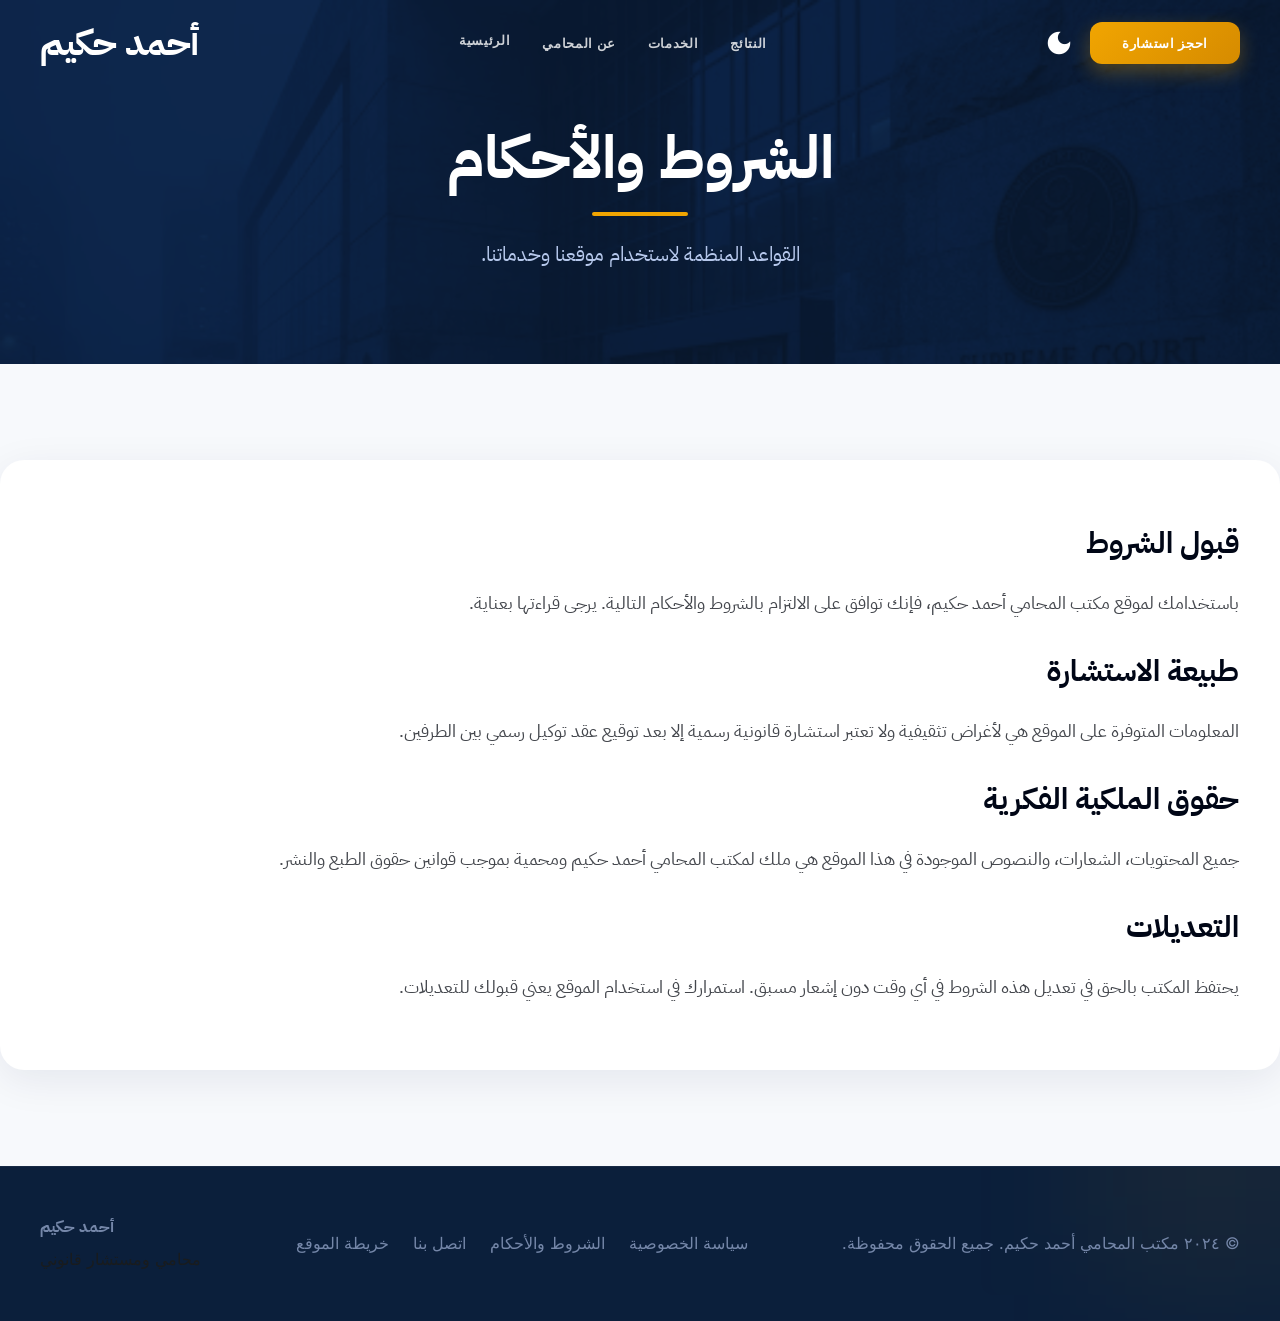
<file: terms.html>
<!DOCTYPE html>

<html dir="rtl" lang="ar" class="overflow-x-hidden"><head>
<meta charset="utf-8"/>
<meta content="width=device-width, initial-scale=1.0" name="viewport"/>
<meta name="description" content="أحمد حكيم - محامي ومستشار قانوني. استشارات قانونية مبنية على خبرة دولية ونهج تحليلي دقيق."/>
<meta name="keywords" content="محامي, استشارات قانونية, قانون الشركات, القانون الجنائي, أحمد حكيم"/>
<meta name="author" content="أحمد حكيم"/>
<meta property="og:type" content="website"/>
<meta property="og:title" content="أحمد حكيم - محامي ومستشار قانوني"/>
<meta property="og:description" content="دفاع صلب. تفكير استراتيجي. لحماية مصالحك في أكثر القضايا تعقيداً."/>
<title>الشروط والأحكام - أحمد حكيم</title>



<link href="./assets/fonts/fonts.css" rel="stylesheet"/>


    <!-- Light Theme Variables (RGB) -->
    

    


    <!-- Dark Mode FOUC Prevention -->
    <script>
        if (localStorage.theme === 'dark' || (!('theme' in localStorage) && window.matchMedia('(prefers-color-scheme: dark)').matches)) {
            document.documentElement.classList.add('dark');
        } else {
            document.documentElement.classList.remove('dark');
        }
    </script>


    <!-- Dark Theme Variable Overrides (RGB) -->
    


    <link href="./assets/css/main.css" rel="stylesheet" />
</head>
<body class="bg-surface text-on-surface antialiased overflow-x-hidden max-w-[100vw] selection:bg-secondary-container selection:text-on-secondary-container">
<!-- TopNavBar -->
<nav id="main-nav" aria-label="التنقل الرئيسي" class="fixed top-0 w-full z-50 bg-surface/90 dark:bg-surface-container-highest/90 backdrop-blur-2xl border-b border-white/20 shadow-[0_4px_30px_rgba(0,0,0,0.05)] at-top">
<div class="flex flex-row-reverse justify-between items-center px-margin-mobile md:px-margin-desktop py-4 w-full">
<div class="flex items-center gap-4">
<span class="nav-brand text-[28px] md:text-[36px] text-primary dark:text-primary-fixed font-bold tracking-tight transition-colors">أحمد حكيم</span>
</div>
<div class="hidden md:flex flex-row-reverse items-center gap-8">
<a class="nav-link font-label-sm text-label-sm-mobile md:text-label-sm text-on-surface-variant dark:text-on-surface-variant hover:text-secondary border-b-2 border-transparent pb-1 transition-colors" href="index.html">الرئيسية</a>
<a class="nav-link font-label-sm text-label-sm-mobile md:text-label-sm text-on-surface-variant dark:text-on-surface-variant hover:text-secondary transition-colors duration-300" href="about.html">عن المحامي</a>
<a class="nav-link font-label-sm text-label-sm-mobile md:text-label-sm text-on-surface-variant dark:text-on-surface-variant hover:text-secondary transition-colors duration-300" href="services.html">الخدمات</a>
<a class="nav-link font-label-sm text-label-sm-mobile md:text-label-sm text-on-surface-variant dark:text-on-surface-variant hover:text-secondary transition-colors duration-300" href="results.html">النتائج</a>
</div>
<div class="flex items-center gap-2 md:gap-4">
<a href="contact.html" class="inline-block font-label-sm text-label-sm-mobile md:text-label-sm btn-gold px-5 py-2.5 md:px-8 md:py-3 rounded-full transition-all active:scale-95">احجز استشارة</a>

<button id="theme-toggle" aria-label="تبديل المظهر" type="button" class="text-primary dark:text-primary-fixed focus:outline-none transition-all hover:scale-110 active:scale-95 ml-2 md:ml-4 flex items-center justify-center focus-visible:ring-2 focus-visible:ring-[#f1a501] focus-visible:ring-offset-2 focus-visible:ring-offset-surface">
    <span id="theme-toggle-dark-icon" class="hidden material-symbols-outlined text-2xl md:text-3xl" style="font-variation-settings: 'FILL' 1;">dark_mode</span>
    <span id="theme-toggle-light-icon" class="hidden material-symbols-outlined text-2xl md:text-3xl" style="font-variation-settings: 'FILL' 1;">light_mode</span>
</button>
<button id="mobile-menu-btn" aria-label="القائمة الرئيسية" aria-expanded="false" aria-controls="mobile-menu" class="md:hidden focus:outline-none transition-all hover:scale-110 active:scale-95 duration-300 focus-visible:ring-2 focus-visible:ring-[#f1a501] focus-visible:ring-offset-2 focus-visible:ring-offset-surface">
    <span class="material-symbols-outlined text-3xl" id="menu-icon">menu</span>
</button>
</div>
</div>
</nav>

<!-- Mobile Menu Overlay -->
<div id="mobile-menu" role="dialog" aria-modal="true" aria-label="القائمة الرئيسية للموبايل" class="fixed inset-0 bg-primary/98 z-40 flex flex-col justify-center items-center gap-8 opacity-0 pointer-events-none transition-opacity duration-300 backdrop-blur-xl">
    <a href="index.html" class="text-3xl text-white font-bold hover:text-secondary-fixed transition-colors">الرئيسية</a>
    <a href="about.html" class="text-3xl text-white font-bold hover:text-secondary-fixed transition-colors">عن المحامي</a>
    <a href="services.html" class="text-3xl text-white font-bold hover:text-secondary-fixed transition-colors">الخدمات</a>
    <a href="results.html" class="text-3xl text-white font-bold hover:text-secondary-fixed transition-colors">النتائج</a>
    <a href="contact.html" class="text-3xl text-secondary-fixed font-bold mt-4 hover:scale-105 transition-transform">احجز استشارة</a>
</div>

<main id="main-content">
    <section class="pt-32 pb-24 bg-primary-container relative">
        <div class="absolute inset-0 w-full h-full opacity-30 mix-blend-overlay pointer-events-none">
            <img alt="" class="object-cover w-full h-full" src="./assets/images/img_16adffd8.webp"/ width="1920" height="1080">
        </div>
        <div class="max-w-container-max mx-auto px-margin-mobile md:px-margin-desktop text-center relative z-10">
            <h1 class="font-display-lg text-4xl md:text-6xl text-white mb-6 font-bold">الشروط والأحكام</h1>
            <div class="h-1 w-24 bg-[#f1a501] mx-auto rounded-full mb-6"></div>
            <p class="text-primary-fixed-dim text-xl max-w-2xl mx-auto">القواعد المنظمة لاستخدام موقعنا وخدماتنا.</p>
        </div>
    </section>
    <section class="py-24 bg-surface">
        <div class="max-w-container-max mx-auto px-margin-mobile md:px-margin-desktop bg-surface-container-lowest p-8 md:p-16 rounded-3xl ambient-shadow border border-white/50 text-on-surface-variant leading-loose text-lg">
            <h2 class="text-3xl text-primary font-bold mb-6">قبول الشروط</h2>
            <p class="mb-8">باستخدامك لموقع مكتب المحامي أحمد حكيم، فإنك توافق على الالتزام بالشروط والأحكام التالية. يرجى قراءتها بعناية.</p>
            <h2 class="text-3xl text-primary font-bold mb-6">طبيعة الاستشارة</h2>
            <p class="mb-8">المعلومات المتوفرة على الموقع هي لأغراض تثقيفية ولا تعتبر استشارة قانونية رسمية إلا بعد توقيع عقد توكيل رسمي بين الطرفين.</p>
            <h2 class="text-3xl text-primary font-bold mb-6">حقوق الملكية الفكرية</h2>
            <p class="mb-8">جميع المحتويات، الشعارات، والنصوص الموجودة في هذا الموقع هي ملك لمكتب المحامي أحمد حكيم ومحمية بموجب قوانين حقوق الطبع والنشر.</p>
            <h2 class="text-3xl text-primary font-bold mb-6">التعديلات</h2>
            <p>يحتفظ المكتب بالحق في تعديل هذه الشروط في أي وقت دون إشعار مسبق. استمرارك في استخدام الموقع يعني قبولك للتعديلات.</p>
        </div>
    </section>
</main>
<!-- Footer -->
<footer class="bg-primary-container dark:bg-tertiary-container w-full flex flex-col md:flex-row-reverse justify-between items-center py-12 px-margin-mobile md:px-margin-desktop gap-gutter border-t border-white/5 relative overflow-hidden">
<div class="absolute top-0 right-0 w-64 h-64 bg-[#f1a501]/5 rounded-full blur-3xl -translate-y-1/2 translate-x-1/4"></div>
<div class="flex flex-col items-center md:items-end gap-2 relative z-10">
<span class="font-headline-md text-on-primary-container font-bold">أحمد حكيم</span>
<span class="font-body-md text-body-md text-on-primary-container/90">محامي ومستشار قانوني</span>
</div>
<div class="flex flex-wrap justify-center gap-6 relative z-10">
<a class="font-body-md text-body-md text-on-primary-container hover:text-[#f1a501] transition-all" href="privacy.html">سياسة الخصوصية</a>
<a class="font-body-md text-body-md text-on-primary-container hover:text-[#f1a501] transition-all" href="terms.html">الشروط والأحكام</a>
<a class="font-body-md text-body-md text-on-primary-container hover:text-[#f1a501] transition-all" href="contact.html">اتصل بنا</a>
<a class="font-body-md text-body-md text-on-primary-container hover:text-[#f1a501] transition-all" href="sitemap.html">خريطة الموقع</a>
</div>
<div class="font-body-md text-body-md text-on-primary-container text-center md:text-right relative z-10">
            © ٢٠٢٤ مكتب المحامي أحمد حكيم. جميع الحقوق محفوظة.
        </div>
</footer>




<script src="./assets/js/main.js" defer></script>
</body></html>
</file>
<file: assets/fonts/fonts.css>
/* arabic */
@font-face {
  font-family: 'IBM Plex Sans Arabic';
  font-style: normal;
  font-weight: 300;
  font-display: swap;
  src: url(Qw3NZRtWPQCuHme67tEYUIx3Kh0PHR9N6YOW_uCRXMR5Kw.woff2) format('woff2');
  unicode-range: U+0600-06FF, U+0750-077F, U+0870-088E, U+0890-0891, U+0897-08E1, U+08E3-08FF, U+200C-200E, U+2010-2011, U+204F, U+2E41, U+FB50-FDFF, U+FE70-FE74, U+FE76-FEFC, U+102E0-102FB, U+10E60-10E7E, U+10EC2-10EC4, U+10EFC-10EFF, U+1EE00-1EE03, U+1EE05-1EE1F, U+1EE21-1EE22, U+1EE24, U+1EE27, U+1EE29-1EE32, U+1EE34-1EE37, U+1EE39, U+1EE3B, U+1EE42, U+1EE47, U+1EE49, U+1EE4B, U+1EE4D-1EE4F, U+1EE51-1EE52, U+1EE54, U+1EE57, U+1EE59, U+1EE5B, U+1EE5D, U+1EE5F, U+1EE61-1EE62, U+1EE64, U+1EE67-1EE6A, U+1EE6C-1EE72, U+1EE74-1EE77, U+1EE79-1EE7C, U+1EE7E, U+1EE80-1EE89, U+1EE8B-1EE9B, U+1EEA1-1EEA3, U+1EEA5-1EEA9, U+1EEAB-1EEBB, U+1EEF0-1EEF1;
}
/* cyrillic-ext */
@font-face {
  font-family: 'IBM Plex Sans Arabic';
  font-style: normal;
  font-weight: 300;
  font-display: swap;
  src: url(Qw3NZRtWPQCuHme67tEYUIx3Kh0PHR9N6YOW_uCZXMR5Kw.woff2) format('woff2');
  unicode-range: U+0460-052F, U+1C80-1C8A, U+20B4, U+2DE0-2DFF, U+A640-A69F, U+FE2E-FE2F;
}
/* latin-ext */
@font-face {
  font-family: 'IBM Plex Sans Arabic';
  font-style: normal;
  font-weight: 300;
  font-display: swap;
  src: url(Qw3NZRtWPQCuHme67tEYUIx3Kh0PHR9N6YOW_uCaXMR5Kw.woff2) format('woff2');
  unicode-range: U+0100-02BA, U+02BD-02C5, U+02C7-02CC, U+02CE-02D7, U+02DD-02FF, U+0304, U+0308, U+0329, U+1D00-1DBF, U+1E00-1E9F, U+1EF2-1EFF, U+2020, U+20A0-20AB, U+20AD-20C0, U+2113, U+2C60-2C7F, U+A720-A7FF;
}
/* latin */
@font-face {
  font-family: 'IBM Plex Sans Arabic';
  font-style: normal;
  font-weight: 300;
  font-display: swap;
  src: url(Qw3NZRtWPQCuHme67tEYUIx3Kh0PHR9N6YOW_uCUXMQ.woff2) format('woff2');
  unicode-range: U+0000-00FF, U+0131, U+0152-0153, U+02BB-02BC, U+02C6, U+02DA, U+02DC, U+0304, U+0308, U+0329, U+2000-206F, U+20AC, U+2122, U+2191, U+2193, U+2212, U+2215, U+FEFF, U+FFFD;
}
/* arabic */
@font-face {
  font-family: 'IBM Plex Sans Arabic';
  font-style: normal;
  font-weight: 400;
  font-display: swap;
  src: url(Qw3CZRtWPQCuHme67tEYUIx3Kh0PHR9N6Ys43PWrfQ.woff2) format('woff2');
  unicode-range: U+0600-06FF, U+0750-077F, U+0870-088E, U+0890-0891, U+0897-08E1, U+08E3-08FF, U+200C-200E, U+2010-2011, U+204F, U+2E41, U+FB50-FDFF, U+FE70-FE74, U+FE76-FEFC, U+102E0-102FB, U+10E60-10E7E, U+10EC2-10EC4, U+10EFC-10EFF, U+1EE00-1EE03, U+1EE05-1EE1F, U+1EE21-1EE22, U+1EE24, U+1EE27, U+1EE29-1EE32, U+1EE34-1EE37, U+1EE39, U+1EE3B, U+1EE42, U+1EE47, U+1EE49, U+1EE4B, U+1EE4D-1EE4F, U+1EE51-1EE52, U+1EE54, U+1EE57, U+1EE59, U+1EE5B, U+1EE5D, U+1EE5F, U+1EE61-1EE62, U+1EE64, U+1EE67-1EE6A, U+1EE6C-1EE72, U+1EE74-1EE77, U+1EE79-1EE7C, U+1EE7E, U+1EE80-1EE89, U+1EE8B-1EE9B, U+1EEA1-1EEA3, U+1EEA5-1EEA9, U+1EEAB-1EEBB, U+1EEF0-1EEF1;
}
/* cyrillic-ext */
@font-face {
  font-family: 'IBM Plex Sans Arabic';
  font-style: normal;
  font-weight: 400;
  font-display: swap;
  src: url(Qw3CZRtWPQCuHme67tEYUIx3Kh0PHR9N6Ysw3PWrfQ.woff2) format('woff2');
  unicode-range: U+0460-052F, U+1C80-1C8A, U+20B4, U+2DE0-2DFF, U+A640-A69F, U+FE2E-FE2F;
}
/* latin-ext */
@font-face {
  font-family: 'IBM Plex Sans Arabic';
  font-style: normal;
  font-weight: 400;
  font-display: swap;
  src: url(Qw3CZRtWPQCuHme67tEYUIx3Kh0PHR9N6Ysz3PWrfQ.woff2) format('woff2');
  unicode-range: U+0100-02BA, U+02BD-02C5, U+02C7-02CC, U+02CE-02D7, U+02DD-02FF, U+0304, U+0308, U+0329, U+1D00-1DBF, U+1E00-1E9F, U+1EF2-1EFF, U+2020, U+20A0-20AB, U+20AD-20C0, U+2113, U+2C60-2C7F, U+A720-A7FF;
}
/* latin */
@font-face {
  font-family: 'IBM Plex Sans Arabic';
  font-style: normal;
  font-weight: 400;
  font-display: swap;
  src: url(Qw3CZRtWPQCuHme67tEYUIx3Kh0PHR9N6Ys93PU.woff2) format('woff2');
  unicode-range: U+0000-00FF, U+0131, U+0152-0153, U+02BB-02BC, U+02C6, U+02DA, U+02DC, U+0304, U+0308, U+0329, U+2000-206F, U+20AC, U+2122, U+2191, U+2193, U+2212, U+2215, U+FEFF, U+FFFD;
}
/* arabic */
@font-face {
  font-family: 'IBM Plex Sans Arabic';
  font-style: normal;
  font-weight: 500;
  font-display: swap;
  src: url(Qw3NZRtWPQCuHme67tEYUIx3Kh0PHR9N6YPO_-CRXMR5Kw.woff2) format('woff2');
  unicode-range: U+0600-06FF, U+0750-077F, U+0870-088E, U+0890-0891, U+0897-08E1, U+08E3-08FF, U+200C-200E, U+2010-2011, U+204F, U+2E41, U+FB50-FDFF, U+FE70-FE74, U+FE76-FEFC, U+102E0-102FB, U+10E60-10E7E, U+10EC2-10EC4, U+10EFC-10EFF, U+1EE00-1EE03, U+1EE05-1EE1F, U+1EE21-1EE22, U+1EE24, U+1EE27, U+1EE29-1EE32, U+1EE34-1EE37, U+1EE39, U+1EE3B, U+1EE42, U+1EE47, U+1EE49, U+1EE4B, U+1EE4D-1EE4F, U+1EE51-1EE52, U+1EE54, U+1EE57, U+1EE59, U+1EE5B, U+1EE5D, U+1EE5F, U+1EE61-1EE62, U+1EE64, U+1EE67-1EE6A, U+1EE6C-1EE72, U+1EE74-1EE77, U+1EE79-1EE7C, U+1EE7E, U+1EE80-1EE89, U+1EE8B-1EE9B, U+1EEA1-1EEA3, U+1EEA5-1EEA9, U+1EEAB-1EEBB, U+1EEF0-1EEF1;
}
/* cyrillic-ext */
@font-face {
  font-family: 'IBM Plex Sans Arabic';
  font-style: normal;
  font-weight: 500;
  font-display: swap;
  src: url(Qw3NZRtWPQCuHme67tEYUIx3Kh0PHR9N6YPO_-CZXMR5Kw.woff2) format('woff2');
  unicode-range: U+0460-052F, U+1C80-1C8A, U+20B4, U+2DE0-2DFF, U+A640-A69F, U+FE2E-FE2F;
}
/* latin-ext */
@font-face {
  font-family: 'IBM Plex Sans Arabic';
  font-style: normal;
  font-weight: 500;
  font-display: swap;
  src: url(Qw3NZRtWPQCuHme67tEYUIx3Kh0PHR9N6YPO_-CaXMR5Kw.woff2) format('woff2');
  unicode-range: U+0100-02BA, U+02BD-02C5, U+02C7-02CC, U+02CE-02D7, U+02DD-02FF, U+0304, U+0308, U+0329, U+1D00-1DBF, U+1E00-1E9F, U+1EF2-1EFF, U+2020, U+20A0-20AB, U+20AD-20C0, U+2113, U+2C60-2C7F, U+A720-A7FF;
}
/* latin */
@font-face {
  font-family: 'IBM Plex Sans Arabic';
  font-style: normal;
  font-weight: 500;
  font-display: swap;
  src: url(Qw3NZRtWPQCuHme67tEYUIx3Kh0PHR9N6YPO_-CUXMQ.woff2) format('woff2');
  unicode-range: U+0000-00FF, U+0131, U+0152-0153, U+02BB-02BC, U+02C6, U+02DA, U+02DC, U+0304, U+0308, U+0329, U+2000-206F, U+20AC, U+2122, U+2191, U+2193, U+2212, U+2215, U+FEFF, U+FFFD;
}
/* arabic */
@font-face {
  font-family: 'IBM Plex Sans Arabic';
  font-style: normal;
  font-weight: 600;
  font-display: swap;
  src: url(Qw3NZRtWPQCuHme67tEYUIx3Kh0PHR9N6YPi-OCRXMR5Kw.woff2) format('woff2');
  unicode-range: U+0600-06FF, U+0750-077F, U+0870-088E, U+0890-0891, U+0897-08E1, U+08E3-08FF, U+200C-200E, U+2010-2011, U+204F, U+2E41, U+FB50-FDFF, U+FE70-FE74, U+FE76-FEFC, U+102E0-102FB, U+10E60-10E7E, U+10EC2-10EC4, U+10EFC-10EFF, U+1EE00-1EE03, U+1EE05-1EE1F, U+1EE21-1EE22, U+1EE24, U+1EE27, U+1EE29-1EE32, U+1EE34-1EE37, U+1EE39, U+1EE3B, U+1EE42, U+1EE47, U+1EE49, U+1EE4B, U+1EE4D-1EE4F, U+1EE51-1EE52, U+1EE54, U+1EE57, U+1EE59, U+1EE5B, U+1EE5D, U+1EE5F, U+1EE61-1EE62, U+1EE64, U+1EE67-1EE6A, U+1EE6C-1EE72, U+1EE74-1EE77, U+1EE79-1EE7C, U+1EE7E, U+1EE80-1EE89, U+1EE8B-1EE9B, U+1EEA1-1EEA3, U+1EEA5-1EEA9, U+1EEAB-1EEBB, U+1EEF0-1EEF1;
}
/* cyrillic-ext */
@font-face {
  font-family: 'IBM Plex Sans Arabic';
  font-style: normal;
  font-weight: 600;
  font-display: swap;
  src: url(Qw3NZRtWPQCuHme67tEYUIx3Kh0PHR9N6YPi-OCZXMR5Kw.woff2) format('woff2');
  unicode-range: U+0460-052F, U+1C80-1C8A, U+20B4, U+2DE0-2DFF, U+A640-A69F, U+FE2E-FE2F;
}
/* latin-ext */
@font-face {
  font-family: 'IBM Plex Sans Arabic';
  font-style: normal;
  font-weight: 600;
  font-display: swap;
  src: url(Qw3NZRtWPQCuHme67tEYUIx3Kh0PHR9N6YPi-OCaXMR5Kw.woff2) format('woff2');
  unicode-range: U+0100-02BA, U+02BD-02C5, U+02C7-02CC, U+02CE-02D7, U+02DD-02FF, U+0304, U+0308, U+0329, U+1D00-1DBF, U+1E00-1E9F, U+1EF2-1EFF, U+2020, U+20A0-20AB, U+20AD-20C0, U+2113, U+2C60-2C7F, U+A720-A7FF;
}
/* latin */
@font-face {
  font-family: 'IBM Plex Sans Arabic';
  font-style: normal;
  font-weight: 600;
  font-display: swap;
  src: url(Qw3NZRtWPQCuHme67tEYUIx3Kh0PHR9N6YPi-OCUXMQ.woff2) format('woff2');
  unicode-range: U+0000-00FF, U+0131, U+0152-0153, U+02BB-02BC, U+02C6, U+02DA, U+02DC, U+0304, U+0308, U+0329, U+2000-206F, U+20AC, U+2122, U+2191, U+2193, U+2212, U+2215, U+FEFF, U+FFFD;
}
/* arabic */
@font-face {
  font-family: 'IBM Plex Sans Arabic';
  font-style: normal;
  font-weight: 700;
  font-display: swap;
  src: url(Qw3NZRtWPQCuHme67tEYUIx3Kh0PHR9N6YOG-eCRXMR5Kw.woff2) format('woff2');
  unicode-range: U+0600-06FF, U+0750-077F, U+0870-088E, U+0890-0891, U+0897-08E1, U+08E3-08FF, U+200C-200E, U+2010-2011, U+204F, U+2E41, U+FB50-FDFF, U+FE70-FE74, U+FE76-FEFC, U+102E0-102FB, U+10E60-10E7E, U+10EC2-10EC4, U+10EFC-10EFF, U+1EE00-1EE03, U+1EE05-1EE1F, U+1EE21-1EE22, U+1EE24, U+1EE27, U+1EE29-1EE32, U+1EE34-1EE37, U+1EE39, U+1EE3B, U+1EE42, U+1EE47, U+1EE49, U+1EE4B, U+1EE4D-1EE4F, U+1EE51-1EE52, U+1EE54, U+1EE57, U+1EE59, U+1EE5B, U+1EE5D, U+1EE5F, U+1EE61-1EE62, U+1EE64, U+1EE67-1EE6A, U+1EE6C-1EE72, U+1EE74-1EE77, U+1EE79-1EE7C, U+1EE7E, U+1EE80-1EE89, U+1EE8B-1EE9B, U+1EEA1-1EEA3, U+1EEA5-1EEA9, U+1EEAB-1EEBB, U+1EEF0-1EEF1;
}
/* cyrillic-ext */
@font-face {
  font-family: 'IBM Plex Sans Arabic';
  font-style: normal;
  font-weight: 700;
  font-display: swap;
  src: url(Qw3NZRtWPQCuHme67tEYUIx3Kh0PHR9N6YOG-eCZXMR5Kw.woff2) format('woff2');
  unicode-range: U+0460-052F, U+1C80-1C8A, U+20B4, U+2DE0-2DFF, U+A640-A69F, U+FE2E-FE2F;
}
/* latin-ext */
@font-face {
  font-family: 'IBM Plex Sans Arabic';
  font-style: normal;
  font-weight: 700;
  font-display: swap;
  src: url(Qw3NZRtWPQCuHme67tEYUIx3Kh0PHR9N6YOG-eCaXMR5Kw.woff2) format('woff2');
  unicode-range: U+0100-02BA, U+02BD-02C5, U+02C7-02CC, U+02CE-02D7, U+02DD-02FF, U+0304, U+0308, U+0329, U+1D00-1DBF, U+1E00-1E9F, U+1EF2-1EFF, U+2020, U+20A0-20AB, U+20AD-20C0, U+2113, U+2C60-2C7F, U+A720-A7FF;
}
/* latin */
@font-face {
  font-family: 'IBM Plex Sans Arabic';
  font-style: normal;
  font-weight: 700;
  font-display: swap;
  src: url(Qw3NZRtWPQCuHme67tEYUIx3Kh0PHR9N6YOG-eCUXMQ.woff2) format('woff2');
  unicode-range: U+0000-00FF, U+0131, U+0152-0153, U+02BB-02BC, U+02C6, U+02DA, U+02DC, U+0304, U+0308, U+0329, U+2000-206F, U+20AC, U+2122, U+2191, U+2193, U+2212, U+2215, U+FEFF, U+FFFD;
}
/* cyrillic-ext */
@font-face {
  font-family: 'Inter';
  font-style: normal;
  font-weight: 400;
  font-display: swap;
  src: url(UcC73FwrK3iLTeHuS_nVMrMxCp50SjIa2JL7SUc.woff2) format('woff2');
  unicode-range: U+0460-052F, U+1C80-1C8A, U+20B4, U+2DE0-2DFF, U+A640-A69F, U+FE2E-FE2F;
}
/* cyrillic */
@font-face {
  font-family: 'Inter';
  font-style: normal;
  font-weight: 400;
  font-display: swap;
  src: url(UcC73FwrK3iLTeHuS_nVMrMxCp50SjIa0ZL7SUc.woff2) format('woff2');
  unicode-range: U+0301, U+0400-045F, U+0490-0491, U+04B0-04B1, U+2116;
}
/* greek-ext */
@font-face {
  font-family: 'Inter';
  font-style: normal;
  font-weight: 400;
  font-display: swap;
  src: url(UcC73FwrK3iLTeHuS_nVMrMxCp50SjIa2ZL7SUc.woff2) format('woff2');
  unicode-range: U+1F00-1FFF;
}
/* greek */
@font-face {
  font-family: 'Inter';
  font-style: normal;
  font-weight: 400;
  font-display: swap;
  src: url(UcC73FwrK3iLTeHuS_nVMrMxCp50SjIa1pL7SUc.woff2) format('woff2');
  unicode-range: U+0370-0377, U+037A-037F, U+0384-038A, U+038C, U+038E-03A1, U+03A3-03FF;
}
/* vietnamese */
@font-face {
  font-family: 'Inter';
  font-style: normal;
  font-weight: 400;
  font-display: swap;
  src: url(UcC73FwrK3iLTeHuS_nVMrMxCp50SjIa2pL7SUc.woff2) format('woff2');
  unicode-range: U+0102-0103, U+0110-0111, U+0128-0129, U+0168-0169, U+01A0-01A1, U+01AF-01B0, U+0300-0301, U+0303-0304, U+0308-0309, U+0323, U+0329, U+1EA0-1EF9, U+20AB;
}
/* latin-ext */
@font-face {
  font-family: 'Inter';
  font-style: normal;
  font-weight: 400;
  font-display: swap;
  src: url(UcC73FwrK3iLTeHuS_nVMrMxCp50SjIa25L7SUc.woff2) format('woff2');
  unicode-range: U+0100-02BA, U+02BD-02C5, U+02C7-02CC, U+02CE-02D7, U+02DD-02FF, U+0304, U+0308, U+0329, U+1D00-1DBF, U+1E00-1E9F, U+1EF2-1EFF, U+2020, U+20A0-20AB, U+20AD-20C0, U+2113, U+2C60-2C7F, U+A720-A7FF;
}
/* latin */
@font-face {
  font-family: 'Inter';
  font-style: normal;
  font-weight: 400;
  font-display: swap;
  src: url(UcC73FwrK3iLTeHuS_nVMrMxCp50SjIa1ZL7.woff2) format('woff2');
  unicode-range: U+0000-00FF, U+0131, U+0152-0153, U+02BB-02BC, U+02C6, U+02DA, U+02DC, U+0304, U+0308, U+0329, U+2000-206F, U+20AC, U+2122, U+2191, U+2193, U+2212, U+2215, U+FEFF, U+FFFD;
}
/* cyrillic-ext */
@font-face {
  font-family: 'Inter';
  font-style: normal;
  font-weight: 500;
  font-display: swap;
  src: url(UcC73FwrK3iLTeHuS_nVMrMxCp50SjIa2JL7SUc.woff2) format('woff2');
  unicode-range: U+0460-052F, U+1C80-1C8A, U+20B4, U+2DE0-2DFF, U+A640-A69F, U+FE2E-FE2F;
}
/* cyrillic */
@font-face {
  font-family: 'Inter';
  font-style: normal;
  font-weight: 500;
  font-display: swap;
  src: url(UcC73FwrK3iLTeHuS_nVMrMxCp50SjIa0ZL7SUc.woff2) format('woff2');
  unicode-range: U+0301, U+0400-045F, U+0490-0491, U+04B0-04B1, U+2116;
}
/* greek-ext */
@font-face {
  font-family: 'Inter';
  font-style: normal;
  font-weight: 500;
  font-display: swap;
  src: url(UcC73FwrK3iLTeHuS_nVMrMxCp50SjIa2ZL7SUc.woff2) format('woff2');
  unicode-range: U+1F00-1FFF;
}
/* greek */
@font-face {
  font-family: 'Inter';
  font-style: normal;
  font-weight: 500;
  font-display: swap;
  src: url(UcC73FwrK3iLTeHuS_nVMrMxCp50SjIa1pL7SUc.woff2) format('woff2');
  unicode-range: U+0370-0377, U+037A-037F, U+0384-038A, U+038C, U+038E-03A1, U+03A3-03FF;
}
/* vietnamese */
@font-face {
  font-family: 'Inter';
  font-style: normal;
  font-weight: 500;
  font-display: swap;
  src: url(UcC73FwrK3iLTeHuS_nVMrMxCp50SjIa2pL7SUc.woff2) format('woff2');
  unicode-range: U+0102-0103, U+0110-0111, U+0128-0129, U+0168-0169, U+01A0-01A1, U+01AF-01B0, U+0300-0301, U+0303-0304, U+0308-0309, U+0323, U+0329, U+1EA0-1EF9, U+20AB;
}
/* latin-ext */
@font-face {
  font-family: 'Inter';
  font-style: normal;
  font-weight: 500;
  font-display: swap;
  src: url(UcC73FwrK3iLTeHuS_nVMrMxCp50SjIa25L7SUc.woff2) format('woff2');
  unicode-range: U+0100-02BA, U+02BD-02C5, U+02C7-02CC, U+02CE-02D7, U+02DD-02FF, U+0304, U+0308, U+0329, U+1D00-1DBF, U+1E00-1E9F, U+1EF2-1EFF, U+2020, U+20A0-20AB, U+20AD-20C0, U+2113, U+2C60-2C7F, U+A720-A7FF;
}
/* latin */
@font-face {
  font-family: 'Inter';
  font-style: normal;
  font-weight: 500;
  font-display: swap;
  src: url(UcC73FwrK3iLTeHuS_nVMrMxCp50SjIa1ZL7.woff2) format('woff2');
  unicode-range: U+0000-00FF, U+0131, U+0152-0153, U+02BB-02BC, U+02C6, U+02DA, U+02DC, U+0304, U+0308, U+0329, U+2000-206F, U+20AC, U+2122, U+2191, U+2193, U+2212, U+2215, U+FEFF, U+FFFD;
}
/* cyrillic-ext */
@font-face {
  font-family: 'Inter';
  font-style: normal;
  font-weight: 600;
  font-display: swap;
  src: url(UcC73FwrK3iLTeHuS_nVMrMxCp50SjIa2JL7SUc.woff2) format('woff2');
  unicode-range: U+0460-052F, U+1C80-1C8A, U+20B4, U+2DE0-2DFF, U+A640-A69F, U+FE2E-FE2F;
}
/* cyrillic */
@font-face {
  font-family: 'Inter';
  font-style: normal;
  font-weight: 600;
  font-display: swap;
  src: url(UcC73FwrK3iLTeHuS_nVMrMxCp50SjIa0ZL7SUc.woff2) format('woff2');
  unicode-range: U+0301, U+0400-045F, U+0490-0491, U+04B0-04B1, U+2116;
}
/* greek-ext */
@font-face {
  font-family: 'Inter';
  font-style: normal;
  font-weight: 600;
  font-display: swap;
  src: url(UcC73FwrK3iLTeHuS_nVMrMxCp50SjIa2ZL7SUc.woff2) format('woff2');
  unicode-range: U+1F00-1FFF;
}
/* greek */
@font-face {
  font-family: 'Inter';
  font-style: normal;
  font-weight: 600;
  font-display: swap;
  src: url(UcC73FwrK3iLTeHuS_nVMrMxCp50SjIa1pL7SUc.woff2) format('woff2');
  unicode-range: U+0370-0377, U+037A-037F, U+0384-038A, U+038C, U+038E-03A1, U+03A3-03FF;
}
/* vietnamese */
@font-face {
  font-family: 'Inter';
  font-style: normal;
  font-weight: 600;
  font-display: swap;
  src: url(UcC73FwrK3iLTeHuS_nVMrMxCp50SjIa2pL7SUc.woff2) format('woff2');
  unicode-range: U+0102-0103, U+0110-0111, U+0128-0129, U+0168-0169, U+01A0-01A1, U+01AF-01B0, U+0300-0301, U+0303-0304, U+0308-0309, U+0323, U+0329, U+1EA0-1EF9, U+20AB;
}
/* latin-ext */
@font-face {
  font-family: 'Inter';
  font-style: normal;
  font-weight: 600;
  font-display: swap;
  src: url(UcC73FwrK3iLTeHuS_nVMrMxCp50SjIa25L7SUc.woff2) format('woff2');
  unicode-range: U+0100-02BA, U+02BD-02C5, U+02C7-02CC, U+02CE-02D7, U+02DD-02FF, U+0304, U+0308, U+0329, U+1D00-1DBF, U+1E00-1E9F, U+1EF2-1EFF, U+2020, U+20A0-20AB, U+20AD-20C0, U+2113, U+2C60-2C7F, U+A720-A7FF;
}
/* latin */
@font-face {
  font-family: 'Inter';
  font-style: normal;
  font-weight: 600;
  font-display: swap;
  src: url(UcC73FwrK3iLTeHuS_nVMrMxCp50SjIa1ZL7.woff2) format('woff2');
  unicode-range: U+0000-00FF, U+0131, U+0152-0153, U+02BB-02BC, U+02C6, U+02DA, U+02DC, U+0304, U+0308, U+0329, U+2000-206F, U+20AC, U+2122, U+2191, U+2193, U+2212, U+2215, U+FEFF, U+FFFD;
}

/* fallback */
@font-face {
  font-family: 'Material Symbols Outlined';
  font-style: normal;
  font-weight: 100 700;
  font-display: swap;
  src: url(kJEPBvYX7BgnkSrUwT8OhrdQw4oELdPIeeII9v6oDMzBwG-RpA6RzaxHMPdY40KH8nGzv3fzfVJO1Q.woff2) format('woff2');
}

.material-symbols-outlined {
  font-family: 'Material Symbols Outlined';
  font-weight: normal;
  font-style: normal;
  font-size: 24px;
  line-height: 1;
  letter-spacing: normal;
  text-transform: none;
  display: inline-block;
  white-space: nowrap;
  word-wrap: normal;
  direction: ltr;
  -webkit-font-feature-settings: 'liga';
  -webkit-font-smoothing: antialiased;
}

/* arabic */
@font-face {
  font-family: 'IBM Plex Sans Arabic';
  font-style: normal;
  font-weight: 400;
  font-display: swap;
  src: url(Qw3CZRtWPQCuHme67tEYUIx3Kh0PHR9N6Ys43PWrfQ.woff2) format('woff2');
  unicode-range: U+0600-06FF, U+0750-077F, U+0870-088E, U+0890-0891, U+0897-08E1, U+08E3-08FF, U+200C-200E, U+2010-2011, U+204F, U+2E41, U+FB50-FDFF, U+FE70-FE74, U+FE76-FEFC, U+102E0-102FB, U+10E60-10E7E, U+10EC2-10EC4, U+10EFC-10EFF, U+1EE00-1EE03, U+1EE05-1EE1F, U+1EE21-1EE22, U+1EE24, U+1EE27, U+1EE29-1EE32, U+1EE34-1EE37, U+1EE39, U+1EE3B, U+1EE42, U+1EE47, U+1EE49, U+1EE4B, U+1EE4D-1EE4F, U+1EE51-1EE52, U+1EE54, U+1EE57, U+1EE59, U+1EE5B, U+1EE5D, U+1EE5F, U+1EE61-1EE62, U+1EE64, U+1EE67-1EE6A, U+1EE6C-1EE72, U+1EE74-1EE77, U+1EE79-1EE7C, U+1EE7E, U+1EE80-1EE89, U+1EE8B-1EE9B, U+1EEA1-1EEA3, U+1EEA5-1EEA9, U+1EEAB-1EEBB, U+1EEF0-1EEF1;
}
/* cyrillic-ext */
@font-face {
  font-family: 'IBM Plex Sans Arabic';
  font-style: normal;
  font-weight: 400;
  font-display: swap;
  src: url(Qw3CZRtWPQCuHme67tEYUIx3Kh0PHR9N6Ysw3PWrfQ.woff2) format('woff2');
  unicode-range: U+0460-052F, U+1C80-1C8A, U+20B4, U+2DE0-2DFF, U+A640-A69F, U+FE2E-FE2F;
}
/* latin-ext */
@font-face {
  font-family: 'IBM Plex Sans Arabic';
  font-style: normal;
  font-weight: 400;
  font-display: swap;
  src: url(Qw3CZRtWPQCuHme67tEYUIx3Kh0PHR9N6Ysz3PWrfQ.woff2) format('woff2');
  unicode-range: U+0100-02BA, U+02BD-02C5, U+02C7-02CC, U+02CE-02D7, U+02DD-02FF, U+0304, U+0308, U+0329, U+1D00-1DBF, U+1E00-1E9F, U+1EF2-1EFF, U+2020, U+20A0-20AB, U+20AD-20C0, U+2113, U+2C60-2C7F, U+A720-A7FF;
}
/* latin */
@font-face {
  font-family: 'IBM Plex Sans Arabic';
  font-style: normal;
  font-weight: 400;
  font-display: swap;
  src: url(Qw3CZRtWPQCuHme67tEYUIx3Kh0PHR9N6Ys93PU.woff2) format('woff2');
  unicode-range: U+0000-00FF, U+0131, U+0152-0153, U+02BB-02BC, U+02C6, U+02DA, U+02DC, U+0304, U+0308, U+0329, U+2000-206F, U+20AC, U+2122, U+2191, U+2193, U+2212, U+2215, U+FEFF, U+FFFD;
}
/* arabic */
@font-face {
  font-family: 'IBM Plex Sans Arabic';
  font-style: normal;
  font-weight: 500;
  font-display: swap;
  src: url(Qw3NZRtWPQCuHme67tEYUIx3Kh0PHR9N6YPO_-CRXMR5Kw.woff2) format('woff2');
  unicode-range: U+0600-06FF, U+0750-077F, U+0870-088E, U+0890-0891, U+0897-08E1, U+08E3-08FF, U+200C-200E, U+2010-2011, U+204F, U+2E41, U+FB50-FDFF, U+FE70-FE74, U+FE76-FEFC, U+102E0-102FB, U+10E60-10E7E, U+10EC2-10EC4, U+10EFC-10EFF, U+1EE00-1EE03, U+1EE05-1EE1F, U+1EE21-1EE22, U+1EE24, U+1EE27, U+1EE29-1EE32, U+1EE34-1EE37, U+1EE39, U+1EE3B, U+1EE42, U+1EE47, U+1EE49, U+1EE4B, U+1EE4D-1EE4F, U+1EE51-1EE52, U+1EE54, U+1EE57, U+1EE59, U+1EE5B, U+1EE5D, U+1EE5F, U+1EE61-1EE62, U+1EE64, U+1EE67-1EE6A, U+1EE6C-1EE72, U+1EE74-1EE77, U+1EE79-1EE7C, U+1EE7E, U+1EE80-1EE89, U+1EE8B-1EE9B, U+1EEA1-1EEA3, U+1EEA5-1EEA9, U+1EEAB-1EEBB, U+1EEF0-1EEF1;
}
/* cyrillic-ext */
@font-face {
  font-family: 'IBM Plex Sans Arabic';
  font-style: normal;
  font-weight: 500;
  font-display: swap;
  src: url(Qw3NZRtWPQCuHme67tEYUIx3Kh0PHR9N6YPO_-CZXMR5Kw.woff2) format('woff2');
  unicode-range: U+0460-052F, U+1C80-1C8A, U+20B4, U+2DE0-2DFF, U+A640-A69F, U+FE2E-FE2F;
}
/* latin-ext */
@font-face {
  font-family: 'IBM Plex Sans Arabic';
  font-style: normal;
  font-weight: 500;
  font-display: swap;
  src: url(Qw3NZRtWPQCuHme67tEYUIx3Kh0PHR9N6YPO_-CaXMR5Kw.woff2) format('woff2');
  unicode-range: U+0100-02BA, U+02BD-02C5, U+02C7-02CC, U+02CE-02D7, U+02DD-02FF, U+0304, U+0308, U+0329, U+1D00-1DBF, U+1E00-1E9F, U+1EF2-1EFF, U+2020, U+20A0-20AB, U+20AD-20C0, U+2113, U+2C60-2C7F, U+A720-A7FF;
}
/* latin */
@font-face {
  font-family: 'IBM Plex Sans Arabic';
  font-style: normal;
  font-weight: 500;
  font-display: swap;
  src: url(Qw3NZRtWPQCuHme67tEYUIx3Kh0PHR9N6YPO_-CUXMQ.woff2) format('woff2');
  unicode-range: U+0000-00FF, U+0131, U+0152-0153, U+02BB-02BC, U+02C6, U+02DA, U+02DC, U+0304, U+0308, U+0329, U+2000-206F, U+20AC, U+2122, U+2191, U+2193, U+2212, U+2215, U+FEFF, U+FFFD;
}
/* arabic */
@font-face {
  font-family: 'IBM Plex Sans Arabic';
  font-style: normal;
  font-weight: 600;
  font-display: swap;
  src: url(Qw3NZRtWPQCuHme67tEYUIx3Kh0PHR9N6YPi-OCRXMR5Kw.woff2) format('woff2');
  unicode-range: U+0600-06FF, U+0750-077F, U+0870-088E, U+0890-0891, U+0897-08E1, U+08E3-08FF, U+200C-200E, U+2010-2011, U+204F, U+2E41, U+FB50-FDFF, U+FE70-FE74, U+FE76-FEFC, U+102E0-102FB, U+10E60-10E7E, U+10EC2-10EC4, U+10EFC-10EFF, U+1EE00-1EE03, U+1EE05-1EE1F, U+1EE21-1EE22, U+1EE24, U+1EE27, U+1EE29-1EE32, U+1EE34-1EE37, U+1EE39, U+1EE3B, U+1EE42, U+1EE47, U+1EE49, U+1EE4B, U+1EE4D-1EE4F, U+1EE51-1EE52, U+1EE54, U+1EE57, U+1EE59, U+1EE5B, U+1EE5D, U+1EE5F, U+1EE61-1EE62, U+1EE64, U+1EE67-1EE6A, U+1EE6C-1EE72, U+1EE74-1EE77, U+1EE79-1EE7C, U+1EE7E, U+1EE80-1EE89, U+1EE8B-1EE9B, U+1EEA1-1EEA3, U+1EEA5-1EEA9, U+1EEAB-1EEBB, U+1EEF0-1EEF1;
}
/* cyrillic-ext */
@font-face {
  font-family: 'IBM Plex Sans Arabic';
  font-style: normal;
  font-weight: 600;
  font-display: swap;
  src: url(Qw3NZRtWPQCuHme67tEYUIx3Kh0PHR9N6YPi-OCZXMR5Kw.woff2) format('woff2');
  unicode-range: U+0460-052F, U+1C80-1C8A, U+20B4, U+2DE0-2DFF, U+A640-A69F, U+FE2E-FE2F;
}
/* latin-ext */
@font-face {
  font-family: 'IBM Plex Sans Arabic';
  font-style: normal;
  font-weight: 600;
  font-display: swap;
  src: url(Qw3NZRtWPQCuHme67tEYUIx3Kh0PHR9N6YPi-OCaXMR5Kw.woff2) format('woff2');
  unicode-range: U+0100-02BA, U+02BD-02C5, U+02C7-02CC, U+02CE-02D7, U+02DD-02FF, U+0304, U+0308, U+0329, U+1D00-1DBF, U+1E00-1E9F, U+1EF2-1EFF, U+2020, U+20A0-20AB, U+20AD-20C0, U+2113, U+2C60-2C7F, U+A720-A7FF;
}
/* latin */
@font-face {
  font-family: 'IBM Plex Sans Arabic';
  font-style: normal;
  font-weight: 600;
  font-display: swap;
  src: url(Qw3NZRtWPQCuHme67tEYUIx3Kh0PHR9N6YPi-OCUXMQ.woff2) format('woff2');
  unicode-range: U+0000-00FF, U+0131, U+0152-0153, U+02BB-02BC, U+02C6, U+02DA, U+02DC, U+0304, U+0308, U+0329, U+2000-206F, U+20AC, U+2122, U+2191, U+2193, U+2212, U+2215, U+FEFF, U+FFFD;
}
/* arabic */
@font-face {
  font-family: 'IBM Plex Sans Arabic';
  font-style: normal;
  font-weight: 700;
  font-display: swap;
  src: url(Qw3NZRtWPQCuHme67tEYUIx3Kh0PHR9N6YOG-eCRXMR5Kw.woff2) format('woff2');
  unicode-range: U+0600-06FF, U+0750-077F, U+0870-088E, U+0890-0891, U+0897-08E1, U+08E3-08FF, U+200C-200E, U+2010-2011, U+204F, U+2E41, U+FB50-FDFF, U+FE70-FE74, U+FE76-FEFC, U+102E0-102FB, U+10E60-10E7E, U+10EC2-10EC4, U+10EFC-10EFF, U+1EE00-1EE03, U+1EE05-1EE1F, U+1EE21-1EE22, U+1EE24, U+1EE27, U+1EE29-1EE32, U+1EE34-1EE37, U+1EE39, U+1EE3B, U+1EE42, U+1EE47, U+1EE49, U+1EE4B, U+1EE4D-1EE4F, U+1EE51-1EE52, U+1EE54, U+1EE57, U+1EE59, U+1EE5B, U+1EE5D, U+1EE5F, U+1EE61-1EE62, U+1EE64, U+1EE67-1EE6A, U+1EE6C-1EE72, U+1EE74-1EE77, U+1EE79-1EE7C, U+1EE7E, U+1EE80-1EE89, U+1EE8B-1EE9B, U+1EEA1-1EEA3, U+1EEA5-1EEA9, U+1EEAB-1EEBB, U+1EEF0-1EEF1;
}
/* cyrillic-ext */
@font-face {
  font-family: 'IBM Plex Sans Arabic';
  font-style: normal;
  font-weight: 700;
  font-display: swap;
  src: url(Qw3NZRtWPQCuHme67tEYUIx3Kh0PHR9N6YOG-eCZXMR5Kw.woff2) format('woff2');
  unicode-range: U+0460-052F, U+1C80-1C8A, U+20B4, U+2DE0-2DFF, U+A640-A69F, U+FE2E-FE2F;
}
/* latin-ext */
@font-face {
  font-family: 'IBM Plex Sans Arabic';
  font-style: normal;
  font-weight: 700;
  font-display: swap;
  src: url(Qw3NZRtWPQCuHme67tEYUIx3Kh0PHR9N6YOG-eCaXMR5Kw.woff2) format('woff2');
  unicode-range: U+0100-02BA, U+02BD-02C5, U+02C7-02CC, U+02CE-02D7, U+02DD-02FF, U+0304, U+0308, U+0329, U+1D00-1DBF, U+1E00-1E9F, U+1EF2-1EFF, U+2020, U+20A0-20AB, U+20AD-20C0, U+2113, U+2C60-2C7F, U+A720-A7FF;
}
/* latin */
@font-face {
  font-family: 'IBM Plex Sans Arabic';
  font-style: normal;
  font-weight: 700;
  font-display: swap;
  src: url(Qw3NZRtWPQCuHme67tEYUIx3Kh0PHR9N6YOG-eCUXMQ.woff2) format('woff2');
  unicode-range: U+0000-00FF, U+0131, U+0152-0153, U+02BB-02BC, U+02C6, U+02DA, U+02DC, U+0304, U+0308, U+0329, U+2000-206F, U+20AC, U+2122, U+2191, U+2193, U+2212, U+2215, U+FEFF, U+FFFD;
}
/* cyrillic-ext */
@font-face {
  font-family: 'Inter';
  font-style: normal;
  font-weight: 400;
  font-display: swap;
  src: url(UcC73FwrK3iLTeHuS_nVMrMxCp50SjIa2JL7SUc.woff2) format('woff2');
  unicode-range: U+0460-052F, U+1C80-1C8A, U+20B4, U+2DE0-2DFF, U+A640-A69F, U+FE2E-FE2F;
}
/* cyrillic */
@font-face {
  font-family: 'Inter';
  font-style: normal;
  font-weight: 400;
  font-display: swap;
  src: url(UcC73FwrK3iLTeHuS_nVMrMxCp50SjIa0ZL7SUc.woff2) format('woff2');
  unicode-range: U+0301, U+0400-045F, U+0490-0491, U+04B0-04B1, U+2116;
}
/* greek-ext */
@font-face {
  font-family: 'Inter';
  font-style: normal;
  font-weight: 400;
  font-display: swap;
  src: url(UcC73FwrK3iLTeHuS_nVMrMxCp50SjIa2ZL7SUc.woff2) format('woff2');
  unicode-range: U+1F00-1FFF;
}
/* greek */
@font-face {
  font-family: 'Inter';
  font-style: normal;
  font-weight: 400;
  font-display: swap;
  src: url(UcC73FwrK3iLTeHuS_nVMrMxCp50SjIa1pL7SUc.woff2) format('woff2');
  unicode-range: U+0370-0377, U+037A-037F, U+0384-038A, U+038C, U+038E-03A1, U+03A3-03FF;
}
/* vietnamese */
@font-face {
  font-family: 'Inter';
  font-style: normal;
  font-weight: 400;
  font-display: swap;
  src: url(UcC73FwrK3iLTeHuS_nVMrMxCp50SjIa2pL7SUc.woff2) format('woff2');
  unicode-range: U+0102-0103, U+0110-0111, U+0128-0129, U+0168-0169, U+01A0-01A1, U+01AF-01B0, U+0300-0301, U+0303-0304, U+0308-0309, U+0323, U+0329, U+1EA0-1EF9, U+20AB;
}
/* latin-ext */
@font-face {
  font-family: 'Inter';
  font-style: normal;
  font-weight: 400;
  font-display: swap;
  src: url(UcC73FwrK3iLTeHuS_nVMrMxCp50SjIa25L7SUc.woff2) format('woff2');
  unicode-range: U+0100-02BA, U+02BD-02C5, U+02C7-02CC, U+02CE-02D7, U+02DD-02FF, U+0304, U+0308, U+0329, U+1D00-1DBF, U+1E00-1E9F, U+1EF2-1EFF, U+2020, U+20A0-20AB, U+20AD-20C0, U+2113, U+2C60-2C7F, U+A720-A7FF;
}
/* latin */
@font-face {
  font-family: 'Inter';
  font-style: normal;
  font-weight: 400;
  font-display: swap;
  src: url(UcC73FwrK3iLTeHuS_nVMrMxCp50SjIa1ZL7.woff2) format('woff2');
  unicode-range: U+0000-00FF, U+0131, U+0152-0153, U+02BB-02BC, U+02C6, U+02DA, U+02DC, U+0304, U+0308, U+0329, U+2000-206F, U+20AC, U+2122, U+2191, U+2193, U+2212, U+2215, U+FEFF, U+FFFD;
}
/* cyrillic-ext */
@font-face {
  font-family: 'Inter';
  font-style: normal;
  font-weight: 500;
  font-display: swap;
  src: url(UcC73FwrK3iLTeHuS_nVMrMxCp50SjIa2JL7SUc.woff2) format('woff2');
  unicode-range: U+0460-052F, U+1C80-1C8A, U+20B4, U+2DE0-2DFF, U+A640-A69F, U+FE2E-FE2F;
}
/* cyrillic */
@font-face {
  font-family: 'Inter';
  font-style: normal;
  font-weight: 500;
  font-display: swap;
  src: url(UcC73FwrK3iLTeHuS_nVMrMxCp50SjIa0ZL7SUc.woff2) format('woff2');
  unicode-range: U+0301, U+0400-045F, U+0490-0491, U+04B0-04B1, U+2116;
}
/* greek-ext */
@font-face {
  font-family: 'Inter';
  font-style: normal;
  font-weight: 500;
  font-display: swap;
  src: url(UcC73FwrK3iLTeHuS_nVMrMxCp50SjIa2ZL7SUc.woff2) format('woff2');
  unicode-range: U+1F00-1FFF;
}
/* greek */
@font-face {
  font-family: 'Inter';
  font-style: normal;
  font-weight: 500;
  font-display: swap;
  src: url(UcC73FwrK3iLTeHuS_nVMrMxCp50SjIa1pL7SUc.woff2) format('woff2');
  unicode-range: U+0370-0377, U+037A-037F, U+0384-038A, U+038C, U+038E-03A1, U+03A3-03FF;
}
/* vietnamese */
@font-face {
  font-family: 'Inter';
  font-style: normal;
  font-weight: 500;
  font-display: swap;
  src: url(UcC73FwrK3iLTeHuS_nVMrMxCp50SjIa2pL7SUc.woff2) format('woff2');
  unicode-range: U+0102-0103, U+0110-0111, U+0128-0129, U+0168-0169, U+01A0-01A1, U+01AF-01B0, U+0300-0301, U+0303-0304, U+0308-0309, U+0323, U+0329, U+1EA0-1EF9, U+20AB;
}
/* latin-ext */
@font-face {
  font-family: 'Inter';
  font-style: normal;
  font-weight: 500;
  font-display: swap;
  src: url(UcC73FwrK3iLTeHuS_nVMrMxCp50SjIa25L7SUc.woff2) format('woff2');
  unicode-range: U+0100-02BA, U+02BD-02C5, U+02C7-02CC, U+02CE-02D7, U+02DD-02FF, U+0304, U+0308, U+0329, U+1D00-1DBF, U+1E00-1E9F, U+1EF2-1EFF, U+2020, U+20A0-20AB, U+20AD-20C0, U+2113, U+2C60-2C7F, U+A720-A7FF;
}
/* latin */
@font-face {
  font-family: 'Inter';
  font-style: normal;
  font-weight: 500;
  font-display: swap;
  src: url(UcC73FwrK3iLTeHuS_nVMrMxCp50SjIa1ZL7.woff2) format('woff2');
  unicode-range: U+0000-00FF, U+0131, U+0152-0153, U+02BB-02BC, U+02C6, U+02DA, U+02DC, U+0304, U+0308, U+0329, U+2000-206F, U+20AC, U+2122, U+2191, U+2193, U+2212, U+2215, U+FEFF, U+FFFD;
}
/* cyrillic-ext */
@font-face {
  font-family: 'Inter';
  font-style: normal;
  font-weight: 600;
  font-display: swap;
  src: url(UcC73FwrK3iLTeHuS_nVMrMxCp50SjIa2JL7SUc.woff2) format('woff2');
  unicode-range: U+0460-052F, U+1C80-1C8A, U+20B4, U+2DE0-2DFF, U+A640-A69F, U+FE2E-FE2F;
}
/* cyrillic */
@font-face {
  font-family: 'Inter';
  font-style: normal;
  font-weight: 600;
  font-display: swap;
  src: url(UcC73FwrK3iLTeHuS_nVMrMxCp50SjIa0ZL7SUc.woff2) format('woff2');
  unicode-range: U+0301, U+0400-045F, U+0490-0491, U+04B0-04B1, U+2116;
}
/* greek-ext */
@font-face {
  font-family: 'Inter';
  font-style: normal;
  font-weight: 600;
  font-display: swap;
  src: url(UcC73FwrK3iLTeHuS_nVMrMxCp50SjIa2ZL7SUc.woff2) format('woff2');
  unicode-range: U+1F00-1FFF;
}
/* greek */
@font-face {
  font-family: 'Inter';
  font-style: normal;
  font-weight: 600;
  font-display: swap;
  src: url(UcC73FwrK3iLTeHuS_nVMrMxCp50SjIa1pL7SUc.woff2) format('woff2');
  unicode-range: U+0370-0377, U+037A-037F, U+0384-038A, U+038C, U+038E-03A1, U+03A3-03FF;
}
/* vietnamese */
@font-face {
  font-family: 'Inter';
  font-style: normal;
  font-weight: 600;
  font-display: swap;
  src: url(UcC73FwrK3iLTeHuS_nVMrMxCp50SjIa2pL7SUc.woff2) format('woff2');
  unicode-range: U+0102-0103, U+0110-0111, U+0128-0129, U+0168-0169, U+01A0-01A1, U+01AF-01B0, U+0300-0301, U+0303-0304, U+0308-0309, U+0323, U+0329, U+1EA0-1EF9, U+20AB;
}
/* latin-ext */
@font-face {
  font-family: 'Inter';
  font-style: normal;
  font-weight: 600;
  font-display: swap;
  src: url(UcC73FwrK3iLTeHuS_nVMrMxCp50SjIa25L7SUc.woff2) format('woff2');
  unicode-range: U+0100-02BA, U+02BD-02C5, U+02C7-02CC, U+02CE-02D7, U+02DD-02FF, U+0304, U+0308, U+0329, U+1D00-1DBF, U+1E00-1E9F, U+1EF2-1EFF, U+2020, U+20A0-20AB, U+20AD-20C0, U+2113, U+2C60-2C7F, U+A720-A7FF;
}
/* latin */
@font-face {
  font-family: 'Inter';
  font-style: normal;
  font-weight: 600;
  font-display: swap;
  src: url(UcC73FwrK3iLTeHuS_nVMrMxCp50SjIa1ZL7.woff2) format('woff2');
  unicode-range: U+0000-00FF, U+0131, U+0152-0153, U+02BB-02BC, U+02C6, U+02DA, U+02DC, U+0304, U+0308, U+0329, U+2000-206F, U+20AC, U+2122, U+2191, U+2193, U+2212, U+2215, U+FEFF, U+FFFD;
}
</file>
<file: assets/css/main.css>
:root {
            --md-on-surface: 25 28 30;
            --md-on-secondary-fixed: 37 26 0;
            --md-secondary: 120 90 0;
            --md-surface-container-lowest: 255 255 255;
            --md-secondary-container: 255 213 119;
            --md-surface-dim: 216 218 221;
            --md-tertiary-container: 0 36 32;
            --md-outline: 117 119 126;
            --md-primary-fixed-dim: 181 199 235;
            --md-inverse-primary: 181 199 235;
            --md-background: 247 249 252;
            --md-surface-bright: 247 249 252;
            --md-on-tertiary-fixed-variant: 0 80 72;
            --md-on-primary-container: 117 135 169;
            --md-primary-fixed: 214 227 255;
            --md-on-surface-variant: 68 71 77;
            --md-surface-container-highest: 224 227 230;
            --md-inverse-on-surface: 239 241 244;
            --md-surface-container: 236 238 241;
            --md-surface-tint: 77 95 126;
            --md-error-container: 255 218 214;
            --md-on-tertiary-fixed: 0 32 28;
            --md-on-primary-fixed-variant: 54 71 101;
            --md-surface-variant: 224 227 230;
            --md-surface-container-low: 242 244 247;
            --md-surface-container-high: 230 232 235;
            --md-on-error: 255 255 255;
            --md-secondary-fixed: 255 223 156;
            --md-on-secondary-fixed-variant: 91 67 0;
            --md-on-background: 25 28 30;
            --md-outline-variant: 197 198 206;
            --md-on-secondary: 255 255 255;
            --md-inverse-surface: 45 49 51;
            --md-tertiary-fixed: 140 245 228;
            --md-tertiary: 0 8 7;
            --md-on-tertiary: 255 255 255;
            --md-secondary-fixed-dim: 234 193 102;
            --md-on-tertiary-container: 31 150 137;
            --md-on-primary: 255 255 255;
            --md-primary-container: 11 31 59;
            --md-surface: 247 249 252;
            --md-on-primary-fixed: 7 27 55;
            --md-error: 186 26 26;
            --md-tertiary-fixed-dim: 111 216 200;
            --md-on-error-container: 147 0 10;
            --md-on-secondary-container: 121 90 1;
            --md-primary: 0 6 22;
        }
    

        .dark {
            --md-surface: 15 23 42;
            --md-background: 15 23 42;
            --md-surface-bright: 30 41 59;
            --md-surface-dim: 2 6 23;
            --md-surface-container-lowest: 2 6 23;
            --md-surface-container-low: 15 23 42;
            --md-surface-container: 30 41 59;
            --md-surface-container-high: 30 41 59;
            --md-surface-container-highest: 30 41 59;
            --md-surface-variant: 30 41 59;
            
            --md-on-surface: 255 255 255;
            --md-on-background: 255 255 255;
            --md-on-surface-variant: 248 250 252;
            
            --md-outline: 148 163 184;
            --md-outline-variant: 71 85 105;
            
            --md-primary-container: 2 6 23;
            --md-on-primary-container: 255 255 255;
            --md-tertiary-container: 2 6 23;
            --md-on-tertiary-container: 255 255 255;
            --md-secondary-container: 66 32 6;
            --md-on-secondary-container: 253 224 71;
            
            --md-primary-fixed: 191 219 254;
            --md-secondary-fixed: 253 224 71;
            --md-tertiary-fixed: 167 243 208;
        }
        
        .dark .text-primary { color: rgb(191 219 254) !important; }
        .dark .text-secondary { color: rgb(253 224 71) !important; }
        .dark .text-tertiary { color: rgb(167 243 208) !important; }
        .dark .bg-primary { background-color: rgb(2 6 23) !important; }
        .dark .text-on-primary { color: rgb(255 255 255) !important; }
        .dark .border-primary { border-color: rgb(191 219 254) !important; }
        .dark .border-secondary { border-color: rgb(253 224 71) !important; }
    
.dark #mobile-menu-btn { color: white !important; }

*,:after,:before{--tw-border-spacing-x:0;--tw-border-spacing-y:0;--tw-translate-x:0;--tw-translate-y:0;--tw-rotate:0;--tw-skew-x:0;--tw-skew-y:0;--tw-scale-x:1;--tw-scale-y:1;--tw-pan-x: ;--tw-pan-y: ;--tw-pinch-zoom: ;--tw-scroll-snap-strictness:proximity;--tw-gradient-from-position: ;--tw-gradient-via-position: ;--tw-gradient-to-position: ;--tw-ordinal: ;--tw-slashed-zero: ;--tw-numeric-figure: ;--tw-numeric-spacing: ;--tw-numeric-fraction: ;--tw-ring-inset: ;--tw-ring-offset-width:0px;--tw-ring-offset-color:#fff;--tw-ring-color:rgba(59,130,246,.5);--tw-ring-offset-shadow:0 0 #0000;--tw-ring-shadow:0 0 #0000;--tw-shadow:0 0 #0000;--tw-shadow-colored:0 0 #0000;--tw-blur: ;--tw-brightness: ;--tw-contrast: ;--tw-grayscale: ;--tw-hue-rotate: ;--tw-invert: ;--tw-saturate: ;--tw-sepia: ;--tw-drop-shadow: ;--tw-backdrop-blur: ;--tw-backdrop-brightness: ;--tw-backdrop-contrast: ;--tw-backdrop-grayscale: ;--tw-backdrop-hue-rotate: ;--tw-backdrop-invert: ;--tw-backdrop-opacity: ;--tw-backdrop-saturate: ;--tw-backdrop-sepia: ;--tw-contain-size: ;--tw-contain-layout: ;--tw-contain-paint: ;--tw-contain-style: }::backdrop{--tw-border-spacing-x:0;--tw-border-spacing-y:0;--tw-translate-x:0;--tw-translate-y:0;--tw-rotate:0;--tw-skew-x:0;--tw-skew-y:0;--tw-scale-x:1;--tw-scale-y:1;--tw-pan-x: ;--tw-pan-y: ;--tw-pinch-zoom: ;--tw-scroll-snap-strictness:proximity;--tw-gradient-from-position: ;--tw-gradient-via-position: ;--tw-gradient-to-position: ;--tw-ordinal: ;--tw-slashed-zero: ;--tw-numeric-figure: ;--tw-numeric-spacing: ;--tw-numeric-fraction: ;--tw-ring-inset: ;--tw-ring-offset-width:0px;--tw-ring-offset-color:#fff;--tw-ring-color:rgba(59,130,246,.5);--tw-ring-offset-shadow:0 0 #0000;--tw-ring-shadow:0 0 #0000;--tw-shadow:0 0 #0000;--tw-shadow-colored:0 0 #0000;--tw-blur: ;--tw-brightness: ;--tw-contrast: ;--tw-grayscale: ;--tw-hue-rotate: ;--tw-invert: ;--tw-saturate: ;--tw-sepia: ;--tw-drop-shadow: ;--tw-backdrop-blur: ;--tw-backdrop-brightness: ;--tw-backdrop-contrast: ;--tw-backdrop-grayscale: ;--tw-backdrop-hue-rotate: ;--tw-backdrop-invert: ;--tw-backdrop-opacity: ;--tw-backdrop-saturate: ;--tw-backdrop-sepia: ;--tw-contain-size: ;--tw-contain-layout: ;--tw-contain-paint: ;--tw-contain-style: }/*! tailwindcss v3.4.19 | MIT License | https://tailwindcss.com*/*,:after,:before{box-sizing:border-box;border:0 solid #e5e7eb}:after,:before{--tw-content:""}:host,html{line-height:1.5;-webkit-text-size-adjust:100%;-moz-tab-size:4;-o-tab-size:4;tab-size:4;font-family:ui-sans-serif,system-ui,sans-serif,Apple Color Emoji,Segoe UI Emoji,Segoe UI Symbol,Noto Color Emoji;font-feature-settings:normal;font-variation-settings:normal;-webkit-tap-highlight-color:transparent}body{margin:0;line-height:inherit}hr{height:0;color:inherit;border-top-width:1px}abbr:where([title]){-webkit-text-decoration:underline dotted;text-decoration:underline dotted}h1,h2,h3,h4,h5,h6{font-size:inherit;font-weight:inherit}a{color:inherit;text-decoration:inherit}b,strong{font-weight:bolder}code,kbd,pre,samp{font-family:ui-monospace,SFMono-Regular,Menlo,Monaco,Consolas,Liberation Mono,Courier New,monospace;font-feature-settings:normal;font-variation-settings:normal;font-size:1em}small{font-size:80%}sub,sup{font-size:75%;line-height:0;position:relative;vertical-align:baseline}sub{bottom:-.25em}sup{top:-.5em}table{text-indent:0;border-color:inherit;border-collapse:collapse}button,input,optgroup,select,textarea{font-family:inherit;font-feature-settings:inherit;font-variation-settings:inherit;font-size:100%;font-weight:inherit;line-height:inherit;letter-spacing:inherit;color:inherit;margin:0;padding:0}button,select{text-transform:none}button,input:where([type=button]),input:where([type=reset]),input:where([type=submit]){-webkit-appearance:button;background-color:transparent;background-image:none}:-moz-focusring{outline:auto}:-moz-ui-invalid{box-shadow:none}progress{vertical-align:baseline}::-webkit-inner-spin-button,::-webkit-outer-spin-button{height:auto}[type=search]{-webkit-appearance:textfield;outline-offset:-2px}::-webkit-search-decoration{-webkit-appearance:none}::-webkit-file-upload-button{-webkit-appearance:button;font:inherit}summary{display:list-item}blockquote,dd,dl,figure,h1,h2,h3,h4,h5,h6,hr,p,pre{margin:0}fieldset{margin:0}fieldset,legend{padding:0}menu,ol,ul{list-style:none;margin:0;padding:0}dialog{padding:0}textarea{resize:vertical}input::-moz-placeholder,textarea::-moz-placeholder{opacity:1;color:#9ca3af}input::placeholder,textarea::placeholder{opacity:1;color:#9ca3af}[role=button],button{cursor:pointer}:disabled{cursor:default}audio,canvas,embed,iframe,img,object,svg,video{display:block;vertical-align:middle}img,video{max-width:100%;height:auto}[hidden]:where(:not([hidden=until-found])){display:none}input:where(:not([type])),input:where([type=date]),input:where([type=datetime-local]),input:where([type=email]),input:where([type=month]),input:where([type=number]),input:where([type=password]),input:where([type=search]),input:where([type=tel]),input:where([type=text]),input:where([type=time]),input:where([type=url]),input:where([type=week]),select,select:where([multiple]),textarea{-webkit-appearance:none;-moz-appearance:none;appearance:none;background-color:#fff;border-color:#6b7280;border-width:1px;border-radius:0;padding:.5rem .75rem;font-size:1rem;line-height:1.5rem;--tw-shadow:0 0 #0000}input:where(:not([type])):focus,input:where([type=date]):focus,input:where([type=datetime-local]):focus,input:where([type=email]):focus,input:where([type=month]):focus,input:where([type=number]):focus,input:where([type=password]):focus,input:where([type=search]):focus,input:where([type=tel]):focus,input:where([type=text]):focus,input:where([type=time]):focus,input:where([type=url]):focus,input:where([type=week]):focus,select:focus,select:where([multiple]):focus,textarea:focus{outline:2px solid transparent;outline-offset:2px;--tw-ring-inset:var(--tw-empty,/*!*/ /*!*/);--tw-ring-offset-width:0px;--tw-ring-offset-color:#fff;--tw-ring-color:#2563eb;--tw-ring-offset-shadow:var(--tw-ring-inset) 0 0 0 var(--tw-ring-offset-width) var(--tw-ring-offset-color);--tw-ring-shadow:var(--tw-ring-inset) 0 0 0 calc(1px + var(--tw-ring-offset-width)) var(--tw-ring-color);box-shadow:var(--tw-ring-offset-shadow),var(--tw-ring-shadow),var(--tw-shadow);border-color:#2563eb}input::-moz-placeholder,textarea::-moz-placeholder{color:#6b7280;opacity:1}input::placeholder,textarea::placeholder{color:#6b7280;opacity:1}::-webkit-datetime-edit-fields-wrapper{padding:0}::-webkit-date-and-time-value{min-height:1.5em;text-align:inherit}::-webkit-datetime-edit{display:inline-flex}::-webkit-datetime-edit,::-webkit-datetime-edit-day-field,::-webkit-datetime-edit-hour-field,::-webkit-datetime-edit-meridiem-field,::-webkit-datetime-edit-millisecond-field,::-webkit-datetime-edit-minute-field,::-webkit-datetime-edit-month-field,::-webkit-datetime-edit-second-field,::-webkit-datetime-edit-year-field{padding-top:0;padding-bottom:0}select{background-image:url("data:image/svg+xml;charset=utf-8,%3Csvg xmlns='http://www.w3.org/2000/svg' fill='none' viewBox='0 0 20 20'%3E%3Cpath stroke='%236b7280' stroke-linecap='round' stroke-linejoin='round' stroke-width='1.5' d='m6 8 4 4 4-4'/%3E%3C/svg%3E");background-position:right .5rem center;background-repeat:no-repeat;background-size:1.5em 1.5em;padding-right:2.5rem;-webkit-print-color-adjust:exact;print-color-adjust:exact}select:where([multiple]),select:where([size]:not([size="1"])){background-image:none;background-position:0 0;background-repeat:unset;background-size:initial;padding-right:.75rem;-webkit-print-color-adjust:unset;print-color-adjust:unset}input:where([type=checkbox]),input:where([type=radio]){-webkit-appearance:none;-moz-appearance:none;appearance:none;padding:0;-webkit-print-color-adjust:exact;print-color-adjust:exact;display:inline-block;vertical-align:middle;background-origin:border-box;-webkit-user-select:none;-moz-user-select:none;user-select:none;flex-shrink:0;height:1rem;width:1rem;color:#2563eb;background-color:#fff;border-color:#6b7280;border-width:1px;--tw-shadow:0 0 #0000}input:where([type=checkbox]){border-radius:0}input:where([type=radio]){border-radius:100%}input:where([type=checkbox]):focus,input:where([type=radio]):focus{outline:2px solid transparent;outline-offset:2px;--tw-ring-inset:var(--tw-empty,/*!*/ /*!*/);--tw-ring-offset-width:2px;--tw-ring-offset-color:#fff;--tw-ring-color:#2563eb;--tw-ring-offset-shadow:var(--tw-ring-inset) 0 0 0 var(--tw-ring-offset-width) var(--tw-ring-offset-color);--tw-ring-shadow:var(--tw-ring-inset) 0 0 0 calc(2px + var(--tw-ring-offset-width)) var(--tw-ring-color);box-shadow:var(--tw-ring-offset-shadow),var(--tw-ring-shadow),var(--tw-shadow)}input:where([type=checkbox]):checked,input:where([type=radio]):checked{border-color:transparent;background-color:currentColor;background-size:100% 100%;background-position:50%;background-repeat:no-repeat}input:where([type=checkbox]):checked{background-image:url("data:image/svg+xml;charset=utf-8,%3Csvg xmlns='http://www.w3.org/2000/svg' fill='%23fff' viewBox='0 0 16 16'%3E%3Cpath d='M12.207 4.793a1 1 0 0 1 0 1.414l-5 5a1 1 0 0 1-1.414 0l-2-2a1 1 0 0 1 1.414-1.414L6.5 9.086l4.293-4.293a1 1 0 0 1 1.414 0'/%3E%3C/svg%3E")}@media (forced-colors:active) {input:where([type=checkbox]):checked{-webkit-appearance:auto;-moz-appearance:auto;appearance:auto}}input:where([type=radio]):checked{background-image:url("data:image/svg+xml;charset=utf-8,%3Csvg xmlns='http://www.w3.org/2000/svg' fill='%23fff' viewBox='0 0 16 16'%3E%3Ccircle cx='8' cy='8' r='3'/%3E%3C/svg%3E")}@media (forced-colors:active) {input:where([type=radio]):checked{-webkit-appearance:auto;-moz-appearance:auto;appearance:auto}}input:where([type=checkbox]):checked:focus,input:where([type=checkbox]):checked:hover,input:where([type=radio]):checked:focus,input:where([type=radio]):checked:hover{border-color:transparent;background-color:currentColor}input:where([type=checkbox]):indeterminate{background-image:url("data:image/svg+xml;charset=utf-8,%3Csvg xmlns='http://www.w3.org/2000/svg' fill='none' viewBox='0 0 16 16'%3E%3Cpath stroke='%23fff' stroke-linecap='round' stroke-linejoin='round' stroke-width='2' d='M4 8h8'/%3E%3C/svg%3E");border-color:transparent;background-color:currentColor;background-size:100% 100%;background-position:50%;background-repeat:no-repeat}@media (forced-colors:active) {input:where([type=checkbox]):indeterminate{-webkit-appearance:auto;-moz-appearance:auto;appearance:auto}}input:where([type=checkbox]):indeterminate:focus,input:where([type=checkbox]):indeterminate:hover{border-color:transparent;background-color:currentColor}input:where([type=file]){background:unset;border-color:inherit;border-width:0;border-radius:0;padding:0;font-size:unset;line-height:inherit}input:where([type=file]):focus{outline:1px solid ButtonText;outline:1px auto -webkit-focus-ring-color}.pointer-events-none{pointer-events:none}.fixed{position:fixed}.absolute{position:absolute}.relative{position:relative}.inset-0{inset:0}.-left-3{left:-.75rem}.bottom-0{bottom:0}.bottom-24{bottom:6rem}.left-0{left:0}.left-1\/2{left:50%}.left-12{left:3rem}.right-0{right:0}.right-12{right:3rem}.top-0{top:0}.top-1\/2{top:50%}.top-24{top:6rem}.z-0{z-index:0}.z-10{z-index:10}.z-20{z-index:20}.z-30{z-index:30}.z-40{z-index:40}.z-50{z-index:50}.order-1{order:1}.order-2{order:2}.mx-auto{margin-left:auto;margin-right:auto}.-mt-16{margin-top:-4rem}.mb-10{margin-bottom:2.5rem}.mb-12{margin-bottom:3rem}.mb-2{margin-bottom:.5rem}.mb-24{margin-bottom:6rem}.mb-4{margin-bottom:1rem}.mb-6{margin-bottom:1.5rem}.mb-8{margin-bottom:2rem}.ml-2{margin-left:.5rem}.mt-12{margin-top:3rem}.mt-2{margin-top:.5rem}.mt-4{margin-top:1rem}.mt-8{margin-top:2rem}.block{display:block}.inline-block{display:inline-block}.flex{display:flex}.inline-flex{display:inline-flex}.table{display:table}.grid{display:grid}.hidden{display:none}.aspect-\[4\/3\]{aspect-ratio:4/3}.aspect-square{aspect-ratio:1/1}.h-1{height:.25rem}.h-12{height:3rem}.h-14{height:3.5rem}.h-16{height:4rem}.h-2{height:.5rem}.h-24{height:6rem}.h-32{height:8rem}.h-64{height:16rem}.h-auto{height:auto}.h-full{height:100%}.min-h-\[100vh\]{min-height:100vh}.min-h-\[80vh\]{min-height:80vh}.w-1{width:.25rem}.w-12{width:3rem}.w-14{width:3.5rem}.w-16{width:4rem}.w-2{width:.5rem}.w-24{width:6rem}.w-32{width:8rem}.w-64{width:16rem}.w-\[100\%\]{width:100%}.w-\[140\%\]{width:140%}.w-full{width:100%}.max-w-2xl{max-width:42rem}.max-w-3xl{max-width:48rem}.max-w-\[450px\]{max-width:450px}.max-w-container-max{max-width:1280px}.max-w-lg{max-width:32rem}.shrink-0{flex-shrink:0}.-translate-x-1\/2{--tw-translate-x:-50%}.-translate-x-1\/2,.-translate-x-1\/3{transform:translate(var(--tw-translate-x),var(--tw-translate-y)) rotate(var(--tw-rotate)) skewX(var(--tw-skew-x)) skewY(var(--tw-skew-y)) scaleX(var(--tw-scale-x)) scaleY(var(--tw-scale-y))}.-translate-x-1\/3{--tw-translate-x:-33.333333%}.-translate-y-1\/2{--tw-translate-y:-50%}.-translate-y-1\/2,.-translate-y-1\/3{transform:translate(var(--tw-translate-x),var(--tw-translate-y)) rotate(var(--tw-rotate)) skewX(var(--tw-skew-x)) skewY(var(--tw-skew-y)) scaleX(var(--tw-scale-x)) scaleY(var(--tw-scale-y))}.-translate-y-1\/3{--tw-translate-y:-33.333333%}.-translate-y-4{--tw-translate-y:-1rem}.-translate-y-4,.translate-x-1\/4{transform:translate(var(--tw-translate-x),var(--tw-translate-y)) rotate(var(--tw-rotate)) skewX(var(--tw-skew-x)) skewY(var(--tw-skew-y)) scaleX(var(--tw-scale-x)) scaleY(var(--tw-scale-y))}.translate-x-1\/4{--tw-translate-x:25%}.translate-x-4{--tw-translate-x:1rem}.translate-x-4,.translate-y-12{transform:translate(var(--tw-translate-x),var(--tw-translate-y)) rotate(var(--tw-rotate)) skewX(var(--tw-skew-x)) skewY(var(--tw-skew-y)) scaleX(var(--tw-scale-x)) scaleY(var(--tw-scale-y))}.translate-y-12{--tw-translate-y:3rem}.translate-y-4{--tw-translate-y:1rem;transform:translate(var(--tw-translate-x),var(--tw-translate-y)) rotate(var(--tw-rotate)) skewX(var(--tw-skew-x)) skewY(var(--tw-skew-y)) scaleX(var(--tw-scale-x)) scaleY(var(--tw-scale-y))}@keyframes pulse{50%{opacity:.5}}.animate-pulse{animation:pulse 2s cubic-bezier(.4,0,.6,1) infinite}.resize-none{resize:none}.grid-cols-1{grid-template-columns:repeat(1,minmax(0,1fr))}.grid-cols-3{grid-template-columns:repeat(3,minmax(0,1fr))}.flex-row-reverse{flex-direction:row-reverse}.flex-col{flex-direction:column}.flex-wrap{flex-wrap:wrap}.items-start{align-items:flex-start}.items-end{align-items:flex-end}.items-center{align-items:center}.justify-center{justify-content:center}.justify-between{justify-content:space-between}.gap-1{gap:.25rem}.gap-12{gap:3rem}.gap-16{gap:4rem}.gap-2{gap:.5rem}.gap-32{gap:8rem}.gap-4{gap:1rem}.gap-6{gap:1.5rem}.gap-8{gap:2rem}.gap-gutter{gap:24px}.overflow-hidden{overflow:hidden}.overflow-x-hidden{overflow-x:hidden}.rounded-2xl{border-radius:1rem}.rounded-3xl{border-radius:1.5rem}.rounded-full{border-radius:.75rem}.rounded-xl{border-radius:.5rem}.rounded-bl-full{border-bottom-left-radius:.75rem}.rounded-br-full{border-bottom-right-radius:.75rem}.border{border-width:1px}.border-b{border-bottom-width:1px}.border-b-2{border-bottom-width:2px}.border-l-4{border-left-width:4px}.border-r{border-right-width:1px}.border-t{border-top-width:1px}.border-\[\#f1a501\]{--tw-border-opacity:1;border-color:rgb(241 165 1/var(--tw-border-opacity,1))}.border-\[\#f1a501\]\/20{border-color:rgba(241,165,1,.2)}.border-outline-variant\/30{border-color:rgb(var(--md-outline-variant)/.3)}.border-outline-variant\/50{border-color:rgb(var(--md-outline-variant)/.5)}.border-secondary{--tw-border-opacity:1;border-color:rgb(var(--md-secondary)/var(--tw-border-opacity,1))}.border-transparent{border-color:transparent}.border-white\/10{border-color:hsla(0,0%,100%,.1)}.border-white\/20{border-color:hsla(0,0%,100%,.2)}.border-white\/40{border-color:hsla(0,0%,100%,.4)}.border-white\/5{border-color:hsla(0,0%,100%,.05)}.border-white\/50{border-color:hsla(0,0%,100%,.5)}.bg-\[\#f1a501\]{--tw-bg-opacity:1;background-color:rgb(241 165 1/var(--tw-bg-opacity,1))}.bg-\[\#f1a501\]\/10{background-color:rgba(241,165,1,.1)}.bg-\[\#f1a501\]\/5{background-color:rgba(241,165,1,.05)}.bg-primary-container{--tw-bg-opacity:1;background-color:rgb(var(--md-primary-container)/var(--tw-bg-opacity,1))}.bg-surface{--tw-bg-opacity:1;background-color:rgb(var(--md-surface)/var(--tw-bg-opacity,1))}.bg-surface-container-lowest{--tw-bg-opacity:1;background-color:rgb(var(--md-surface-container-lowest)/var(--tw-bg-opacity,1))}.bg-surface\/80{background-color:rgb(var(--md-surface)/.8)}.bg-surface\/90{background-color:rgb(var(--md-surface)/.9)}.bg-gradient-to-bl{background-image:linear-gradient(to bottom left,var(--tw-gradient-stops))}.bg-gradient-to-br{background-image:linear-gradient(to bottom right,var(--tw-gradient-stops))}.bg-gradient-to-t{background-image:linear-gradient(to top,var(--tw-gradient-stops))}.bg-gradient-to-tr{background-image:linear-gradient(to top right,var(--tw-gradient-stops))}.from-\[\#f1a501\]{--tw-gradient-from:#f1a501 var(--tw-gradient-from-position);--tw-gradient-to:rgba(241,165,1,0) var(--tw-gradient-to-position);--tw-gradient-stops:var(--tw-gradient-from),var(--tw-gradient-to)}.from-\[\#f1a501\]\/10{--tw-gradient-from:rgba(241,165,1,.1) var(--tw-gradient-from-position);--tw-gradient-to:rgba(241,165,1,0) var(--tw-gradient-to-position);--tw-gradient-stops:var(--tw-gradient-from),var(--tw-gradient-to)}.from-\[\#f1a501\]\/20{--tw-gradient-from:rgba(241,165,1,.2) var(--tw-gradient-from-position);--tw-gradient-to:rgba(241,165,1,0) var(--tw-gradient-to-position);--tw-gradient-stops:var(--tw-gradient-from),var(--tw-gradient-to)}.from-\[\#f1a501\]\/5{--tw-gradient-from:rgba(241,165,1,.05) var(--tw-gradient-from-position);--tw-gradient-to:rgba(241,165,1,0) var(--tw-gradient-to-position);--tw-gradient-stops:var(--tw-gradient-from),var(--tw-gradient-to)}.from-primary\/80{--tw-gradient-from:rgb(var(--md-primary)/0.8) var(--tw-gradient-from-position);--tw-gradient-to:rgb(var(--md-primary)/0) var(--tw-gradient-to-position);--tw-gradient-stops:var(--tw-gradient-from),var(--tw-gradient-to)}.from-white\/10{--tw-gradient-from:hsla(0,0%,100%,.1) var(--tw-gradient-from-position);--tw-gradient-to:hsla(0,0%,100%,0) var(--tw-gradient-to-position);--tw-gradient-stops:var(--tw-gradient-from),var(--tw-gradient-to)}.to-primary\/40{--tw-gradient-to:rgb(var(--md-primary)/0.4) var(--tw-gradient-to-position)}.to-transparent{--tw-gradient-to:transparent var(--tw-gradient-to-position)}.object-cover{-o-object-fit:cover;object-fit:cover}.object-\[50\%_15\%\]{-o-object-position:50% 15%;object-position:50% 15%}.p-10{padding:2.5rem}.p-4{padding:1rem}.p-8{padding:2rem}.px-4{padding-left:1rem;padding-right:1rem}.px-5{padding-left:1.25rem;padding-right:1.25rem}.px-6{padding-left:1.5rem;padding-right:1.5rem}.px-8{padding-left:2rem;padding-right:2rem}.px-margin-mobile{padding-left:16px;padding-right:16px}.py-12{padding-top:3rem;padding-bottom:3rem}.py-2{padding-top:.5rem;padding-bottom:.5rem}.py-2\.5{padding-top:.625rem;padding-bottom:.625rem}.py-24{padding-top:6rem;padding-bottom:6rem}.py-3{padding-top:.75rem;padding-bottom:.75rem}.py-4{padding-top:1rem;padding-bottom:1rem}.pb-1{padding-bottom:.25rem}.pb-24{padding-bottom:6rem}.pl-6{padding-left:1.5rem}.pl-8{padding-left:2rem}.pr-12{padding-right:3rem}.pt-12{padding-top:3rem}.pt-24{padding-top:6rem}.pt-32{padding-top:8rem}.pt-6{padding-top:1.5rem}.pt-8{padding-top:2rem}.text-center{text-align:center}.font-body-lg,.font-body-md{font-family:Inter,sans-serif}.font-display-lg,.font-display-lg-mobile,.font-headline-md{font-family:IBM Plex Sans Arabic,sans-serif}.font-label-sm{font-family:Inter,sans-serif}.text-2xl{font-size:1.5rem;line-height:2rem}.text-3xl{font-size:1.875rem;line-height:2.25rem}.text-4xl{font-size:2.25rem;line-height:2.5rem}.text-\[28px\]{font-size:28px}.text-\[32px\]{font-size:32px}.text-\[40px\]{font-size:40px}.text-\[48px\]{font-size:48px}.text-\[64px\]{font-size:64px}.text-body-lg{font-size:18px}.text-body-lg,.text-body-md{line-height:1.6;font-weight:400}.text-body-md{font-size:16px}.text-headline-md{font-size:24px;line-height:1.4;font-weight:500}.text-label-sm{font-size:13px;line-height:1.4;letter-spacing:.05em;font-weight:600}.text-lg{font-size:1.125rem;line-height:1.75rem}.text-sm{font-size:.875rem;line-height:1.25rem}.text-xl{font-size:1.25rem;line-height:1.75rem}.font-bold{font-weight:700}.font-normal{font-weight:400}.italic{font-style:italic}.leading-\[1\.1\]{line-height:1.1}.leading-loose{line-height:2}.leading-relaxed{line-height:1.625}.tracking-tight{letter-spacing:-.025em}.text-\[\#d68b00\]{--tw-text-opacity:1;color:rgb(214 139 0/var(--tw-text-opacity,1))}.text-\[\#f1a501\]{--tw-text-opacity:1;color:rgb(241 165 1/var(--tw-text-opacity,1))}.text-\[\#f1a501\]\/20{color:rgba(241,165,1,.2)}.text-on-primary-container{--tw-text-opacity:1;color:rgb(var(--md-on-primary-container)/var(--tw-text-opacity,1))}.text-on-primary-container\/60{color:rgb(var(--md-on-primary-container)/.6)}.text-on-primary-container\/80{color:rgb(var(--md-on-primary-container)/.8)}.text-on-surface{--tw-text-opacity:1;color:rgb(var(--md-on-surface)/var(--tw-text-opacity,1))}.text-on-surface-variant{--tw-text-opacity:1;color:rgb(var(--md-on-surface-variant)/var(--tw-text-opacity,1))}.text-outline{--tw-text-opacity:1;color:rgb(var(--md-outline)/var(--tw-text-opacity,1))}.text-primary{--tw-text-opacity:1;color:rgb(var(--md-primary)/var(--tw-text-opacity,1))}.text-primary-fixed-dim{--tw-text-opacity:1;color:rgb(var(--md-primary-fixed-dim)/var(--tw-text-opacity,1))}.text-secondary{--tw-text-opacity:1;color:rgb(var(--md-secondary)/var(--tw-text-opacity,1))}.text-secondary-fixed{--tw-text-opacity:1;color:rgb(var(--md-secondary-fixed)/var(--tw-text-opacity,1))}.text-white{--tw-text-opacity:1;color:rgb(255 255 255/var(--tw-text-opacity,1))}.antialiased{-webkit-font-smoothing:antialiased;-moz-osx-font-smoothing:grayscale}.opacity-0{opacity:0}.opacity-10{opacity:.1}.opacity-20{opacity:.2}.opacity-30{opacity:.3}.opacity-60{opacity:.6}.opacity-\[0\.03\]{opacity:.03}.mix-blend-overlay{mix-blend-mode:overlay}.shadow-\[0_20px_50px_rgba\(0\2c 0\2c 0\2c 0\.5\)\]{--tw-shadow:0 20px 50px rgba(0,0,0,.5);--tw-shadow-colored:0 20px 50px var(--tw-shadow-color);box-shadow:var(--tw-ring-offset-shadow,0 0 #0000),var(--tw-ring-shadow,0 0 #0000),var(--tw-shadow)}.shadow-\[0_4px_30px_rgba\(0\2c 0\2c 0\2c 0\.05\)\]{--tw-shadow:0 4px 30px rgba(0,0,0,.05);--tw-shadow-colored:0 4px 30px var(--tw-shadow-color)}.shadow-\[0_4px_30px_rgba\(0\2c 0\2c 0\2c 0\.05\)\],.shadow-lg{box-shadow:var(--tw-ring-offset-shadow,0 0 #0000),var(--tw-ring-shadow,0 0 #0000),var(--tw-shadow)}.shadow-lg{--tw-shadow:0 10px 15px -3px rgba(0,0,0,.1),0 4px 6px -4px rgba(0,0,0,.1);--tw-shadow-colored:0 10px 15px -3px var(--tw-shadow-color),0 4px 6px -4px var(--tw-shadow-color)}.shadow-\[\#f1a501\]\/20{--tw-shadow-color:rgba(241,165,1,.2);--tw-shadow:var(--tw-shadow-colored)}.outline-none{outline:2px solid transparent;outline-offset:2px}.blur-2xl{--tw-blur:blur(40px)}.blur-2xl,.blur-3xl{filter:var(--tw-blur) var(--tw-brightness) var(--tw-contrast) var(--tw-grayscale) var(--tw-hue-rotate) var(--tw-invert) var(--tw-saturate) var(--tw-sepia) var(--tw-drop-shadow)}.blur-3xl{--tw-blur:blur(64px)}.blur-xl{--tw-blur:blur(24px)}.blur-xl,.grayscale{filter:var(--tw-blur) var(--tw-brightness) var(--tw-contrast) var(--tw-grayscale) var(--tw-hue-rotate) var(--tw-invert) var(--tw-saturate) var(--tw-sepia) var(--tw-drop-shadow)}.grayscale{--tw-grayscale:grayscale(100%)}.backdrop-blur-2xl{--tw-backdrop-blur:blur(40px)}.backdrop-blur-2xl,.backdrop-blur-xl{-webkit-backdrop-filter:var(--tw-backdrop-blur) var(--tw-backdrop-brightness) var(--tw-backdrop-contrast) var(--tw-backdrop-grayscale) var(--tw-backdrop-hue-rotate) var(--tw-backdrop-invert) var(--tw-backdrop-opacity) var(--tw-backdrop-saturate) var(--tw-backdrop-sepia);backdrop-filter:var(--tw-backdrop-blur) var(--tw-backdrop-brightness) var(--tw-backdrop-contrast) var(--tw-backdrop-grayscale) var(--tw-backdrop-hue-rotate) var(--tw-backdrop-invert) var(--tw-backdrop-opacity) var(--tw-backdrop-saturate) var(--tw-backdrop-sepia)}.backdrop-blur-xl{--tw-backdrop-blur:blur(24px)}.transition-all{transition-property:all;transition-timing-function:cubic-bezier(.4,0,.2,1);transition-duration:.15s}.transition-colors{transition-property:color,background-color,border-color,text-decoration-color,fill,stroke;transition-timing-function:cubic-bezier(.4,0,.2,1);transition-duration:.15s}.transition-opacity{transition-property:opacity;transition-timing-function:cubic-bezier(.4,0,.2,1);transition-duration:.15s}.transition-transform{transition-property:transform;transition-timing-function:cubic-bezier(.4,0,.2,1);transition-duration:.15s}.delay-100{transition-delay:.1s}.delay-200{transition-delay:.2s}.delay-300{transition-delay:.3s}.duration-300{transition-duration:.3s}.duration-500{transition-duration:.5s}.duration-700{transition-duration:.7s}.selection\:bg-secondary-container ::-moz-selection{--tw-bg-opacity:1;background-color:rgb(var(--md-secondary-container)/var(--tw-bg-opacity,1))}.selection\:bg-secondary-container ::selection{--tw-bg-opacity:1;background-color:rgb(var(--md-secondary-container)/var(--tw-bg-opacity,1))}.selection\:text-on-secondary-container ::-moz-selection{--tw-text-opacity:1;color:rgb(var(--md-on-secondary-container)/var(--tw-text-opacity,1))}.selection\:text-on-secondary-container ::selection{--tw-text-opacity:1;color:rgb(var(--md-on-secondary-container)/var(--tw-text-opacity,1))}.selection\:bg-secondary-container::-moz-selection{--tw-bg-opacity:1;background-color:rgb(var(--md-secondary-container)/var(--tw-bg-opacity,1))}.selection\:bg-secondary-container::selection{--tw-bg-opacity:1;background-color:rgb(var(--md-secondary-container)/var(--tw-bg-opacity,1))}.selection\:text-on-secondary-container::-moz-selection{--tw-text-opacity:1;color:rgb(var(--md-on-secondary-container)/var(--tw-text-opacity,1))}.selection\:text-on-secondary-container::selection{--tw-text-opacity:1;color:rgb(var(--md-on-secondary-container)/var(--tw-text-opacity,1))}.hover\:-translate-y-1:hover{--tw-translate-y:-0.25rem}.hover\:-translate-y-1:hover,.hover\:-translate-y-2:hover{transform:translate(var(--tw-translate-x),var(--tw-translate-y)) rotate(var(--tw-rotate)) skewX(var(--tw-skew-x)) skewY(var(--tw-skew-y)) scaleX(var(--tw-scale-x)) scaleY(var(--tw-scale-y))}.hover\:-translate-y-2:hover{--tw-translate-y:-0.5rem}.hover\:-translate-y-3:hover{--tw-translate-y:-0.75rem}.hover\:-translate-y-3:hover,.hover\:scale-105:hover{transform:translate(var(--tw-translate-x),var(--tw-translate-y)) rotate(var(--tw-rotate)) skewX(var(--tw-skew-x)) skewY(var(--tw-skew-y)) scaleX(var(--tw-scale-x)) scaleY(var(--tw-scale-y))}.hover\:scale-105:hover{--tw-scale-x:1.05;--tw-scale-y:1.05}.hover\:scale-110:hover{--tw-scale-x:1.1;--tw-scale-y:1.1;transform:translate(var(--tw-translate-x),var(--tw-translate-y)) rotate(var(--tw-rotate)) skewX(var(--tw-skew-x)) skewY(var(--tw-skew-y)) scaleX(var(--tw-scale-x)) scaleY(var(--tw-scale-y))}.hover\:text-\[\#f1a501\]:hover{--tw-text-opacity:1;color:rgb(241 165 1/var(--tw-text-opacity,1))}.hover\:text-secondary:hover{--tw-text-opacity:1;color:rgb(var(--md-secondary)/var(--tw-text-opacity,1))}.hover\:text-secondary-fixed:hover{--tw-text-opacity:1;color:rgb(var(--md-secondary-fixed)/var(--tw-text-opacity,1))}.focus\:border-\[\#f1a501\]:focus{--tw-border-opacity:1;border-color:rgb(241 165 1/var(--tw-border-opacity,1))}.focus\:outline-none:focus{outline:2px solid transparent;outline-offset:2px}.focus\:ring-1:focus{--tw-ring-offset-shadow:var(--tw-ring-inset) 0 0 0 var(--tw-ring-offset-width) var(--tw-ring-offset-color);--tw-ring-shadow:var(--tw-ring-inset) 0 0 0 calc(1px + var(--tw-ring-offset-width)) var(--tw-ring-color);box-shadow:var(--tw-ring-offset-shadow),var(--tw-ring-shadow),var(--tw-shadow,0 0 #0000)}.focus\:ring-\[\#f1a501\]:focus{--tw-ring-opacity:1;--tw-ring-color:rgb(241 165 1/var(--tw-ring-opacity,1))}.active\:scale-95:active{--tw-scale-x:.95;--tw-scale-y:.95}.active\:scale-95:active,.group:hover .group-hover\:-translate-x-2{transform:translate(var(--tw-translate-x),var(--tw-translate-y)) rotate(var(--tw-rotate)) skewX(var(--tw-skew-x)) skewY(var(--tw-skew-y)) scaleX(var(--tw-scale-x)) scaleY(var(--tw-scale-y))}.group:hover .group-hover\:-translate-x-2{--tw-translate-x:-0.5rem}.group:hover .group-hover\:bg-\[\#f1a501\]{--tw-bg-opacity:1;background-color:rgb(241 165 1/var(--tw-bg-opacity,1))}.group:hover .group-hover\:text-white{--tw-text-opacity:1;color:rgb(255 255 255/var(--tw-text-opacity,1))}.group:hover .group-hover\:opacity-100{opacity:1}.dark\:bg-surface-container-highest\/90:is(.dark *){background-color:rgb(var(--md-surface-container-highest)/.9)}.dark\:bg-tertiary-container:is(.dark *){--tw-bg-opacity:1;background-color:rgb(var(--md-tertiary-container)/var(--tw-bg-opacity,1))}.dark\:text-on-surface-variant:is(.dark *){--tw-text-opacity:1;color:rgb(var(--md-on-surface-variant)/var(--tw-text-opacity,1))}.dark\:text-primary-fixed:is(.dark *){--tw-text-opacity:1;color:rgb(var(--md-primary-fixed)/var(--tw-text-opacity,1))}.dark\:text-secondary-fixed:is(.dark *){--tw-text-opacity:1;color:rgb(var(--md-secondary-fixed)/var(--tw-text-opacity,1))}@media (min-width:768px){.md\:order-none{order:0}.md\:col-span-5{grid-column:span 5/span 5}.md\:col-span-6{grid-column:span 6/span 6}.md\:col-span-7{grid-column:span 7/span 7}.md\:col-start-1{grid-column-start:1}.md\:col-start-7{grid-column-start:7}.md\:col-start-8{grid-column-start:8}.md\:row-start-1{grid-row-start:1}.md\:mx-0{margin-left:0;margin-right:0}.md\:-mr-12{margin-right:-3rem}.md\:-mt-32{margin-top:-8rem}.md\:mb-0{margin-bottom:0}.md\:mb-32{margin-bottom:8rem}.md\:ml-4{margin-left:1rem}.md\:mt-0{margin-top:0}.md\:flex{display:flex}.md\:hidden{display:none}.md\:aspect-\[16\/10\]{aspect-ratio:16/10}.md\:w-5\/12{width:41.666667%}.md\:w-7\/12{width:58.333333%}.md\:w-\[160\%\]{width:160%}.md\:translate-y-16{--tw-translate-y:4rem}.md\:translate-y-16,.md\:translate-y-24{transform:translate(var(--tw-translate-x),var(--tw-translate-y)) rotate(var(--tw-rotate)) skewX(var(--tw-skew-x)) skewY(var(--tw-skew-y)) scaleX(var(--tw-scale-x)) scaleY(var(--tw-scale-y))}.md\:translate-y-24{--tw-translate-y:6rem}.md\:translate-y-8{--tw-translate-y:2rem;transform:translate(var(--tw-translate-x),var(--tw-translate-y)) rotate(var(--tw-rotate)) skewX(var(--tw-skew-x)) skewY(var(--tw-skew-y)) scaleX(var(--tw-scale-x)) scaleY(var(--tw-scale-y))}.md\:grid-cols-12{grid-template-columns:repeat(12,minmax(0,1fr))}.md\:grid-cols-2{grid-template-columns:repeat(2,minmax(0,1fr))}.md\:grid-cols-3{grid-template-columns:repeat(3,minmax(0,1fr))}.md\:flex-row{flex-direction:row}.md\:flex-row-reverse{flex-direction:row-reverse}.md\:items-start{align-items:flex-start}.md\:items-end{align-items:flex-end}.md\:gap-4{gap:1rem}.md\:gap-48{gap:12rem}.md\:gap-8{gap:2rem}.md\:p-12{padding:3rem}.md\:p-16{padding:4rem}.md\:px-8{padding-left:2rem;padding-right:2rem}.md\:px-margin-desktop{padding-left:40px;padding-right:40px}.md\:py-3{padding-top:.75rem;padding-bottom:.75rem}.md\:py-40{padding-top:10rem;padding-bottom:10rem}.md\:pb-32{padding-bottom:8rem}.md\:pb-40{padding-bottom:10rem}.md\:pt-0{padding-top:0}.md\:pt-20{padding-top:5rem}.md\:pt-32{padding-top:8rem}.md\:text-right{text-align:right}.md\:font-display-lg{font-family:IBM Plex Sans Arabic,sans-serif}.md\:text-2xl{font-size:1.5rem;line-height:2rem}.md\:text-3xl{font-size:1.875rem;line-height:2.25rem}.md\:text-5xl{font-size:3rem;line-height:1}.md\:text-6xl{font-size:3.75rem;line-height:1}.md\:text-\[36px\]{font-size:36px}.md\:text-\[48px\]{font-size:48px}.md\:text-\[56px\]{font-size:56px}.md\:text-\[72px\]{font-size:72px}.md\:text-label-sm{font-size:13px;line-height:1.4;letter-spacing:.05em;font-weight:600}}@media (min-width:1024px){.lg\:grid-cols-3{grid-template-columns:repeat(3,minmax(0,1fr))}.lg\:text-\[82px\]{font-size:82px}}
body { font-family: 'IBM Plex Sans Arabic', sans-serif; }
        .glass-panel {
            background: rgba(255, 255, 255, 0.7);
            backdrop-filter: blur(12px);
            -webkit-backdrop-filter: blur(12px);
        }
        .text-gold { color: #8a6d1a; }
        .bg-gold { background-color: #8a6d1a; }
        .border-gold { border-color: #8a6d1a; }
        .ambient-shadow { box-shadow: 0 10px 40px rgba(11, 31, 59, 0.08); }
        .btn-gold {
            background: linear-gradient(135deg, #f1a501 0%, #d68b00 100%);
            color: white;
            box-shadow: 0 8px 20px rgba(241, 165, 1, 0.3);
        }
        .btn-gold:hover {
            box-shadow: 0 12px 25px rgba(241, 165, 1, 0.4);
            transform: translateY(-2px);
        }
        .blob-shape {
            border-radius: 40% 60% 70% 30% / 40% 50% 60% 50%;
        }
        #main-nav {
            transition: all 0.4s ease;
        }
        #main-nav.at-top {
            background-color: transparent !important;
            border-color: transparent !important;
            box-shadow: none !important;
            backdrop-filter: blur(0px) !important;
        }
        #main-nav.at-top .nav-brand {
            color: white !important;
        }
        #main-nav.at-top .nav-link {
            color: rgba(255, 255, 255, 0.8) !important;
        }
        #main-nav.at-top .nav-link:hover {
            color: white !important;
        }
        #main-nav.at-top .active-link {
            color: #f1a501 !important;
            border-color: #f1a501 !important;
        }
        #main-nav.at-top #theme-toggle,
        #main-nav.at-top #mobile-menu-btn {
            color: white !important;
        }
        #mobile-menu-btn {
            color: #000616;
        }
        .reveal {
            opacity: 0;
            transform: translateY(40px);
            transition: all 0.8s cubic-bezier(0.5, 0, 0, 1);
        }
        .reveal.active {
            opacity: 1;
            transform: translateY(0);
        }
        .reveal-left {
            opacity: 0;
            transform: translateX(-40px);
            transition: all 0.8s cubic-bezier(0.5, 0, 0, 1);
        }
        .reveal-left.active {
            opacity: 1;
            transform: translateX(0);
        }
        .reveal-right {
            opacity: 0;
            transform: translateX(40px);
            transition: all 0.8s cubic-bezier(0.5, 0, 0, 1);
        }
        .reveal-right.active {
            opacity: 1;
            transform: translateX(0);
        }
        .delay-100 { transition-delay: 100ms; }
        .delay-200 { transition-delay: 200ms; }
        .delay-300 { transition-delay: 300ms; }
        .delay-400 { transition-delay: 400ms; }
        
        @keyframes marquee {
            0% { transform: translateX(0); }
            100% { transform: translateX(50%); } /* Positive for RTL to move right */
        }
        .animate-marquee {
            display: flex;
            width: fit-content;
            animation: marquee 30s linear infinite;
        }
        .animate-marquee:hover {
            animation-play-state: paused;
        }

        /* Mobile overflow fix utilities */
        .max-w-\[100vw\] { max-width: 100vw; }
        html.overflow-x-hidden { overflow-x: hidden; }
        @media (min-width: 768px) {
            .md\:text-\[64px\] { font-size: 64px; }
        }
</file>
